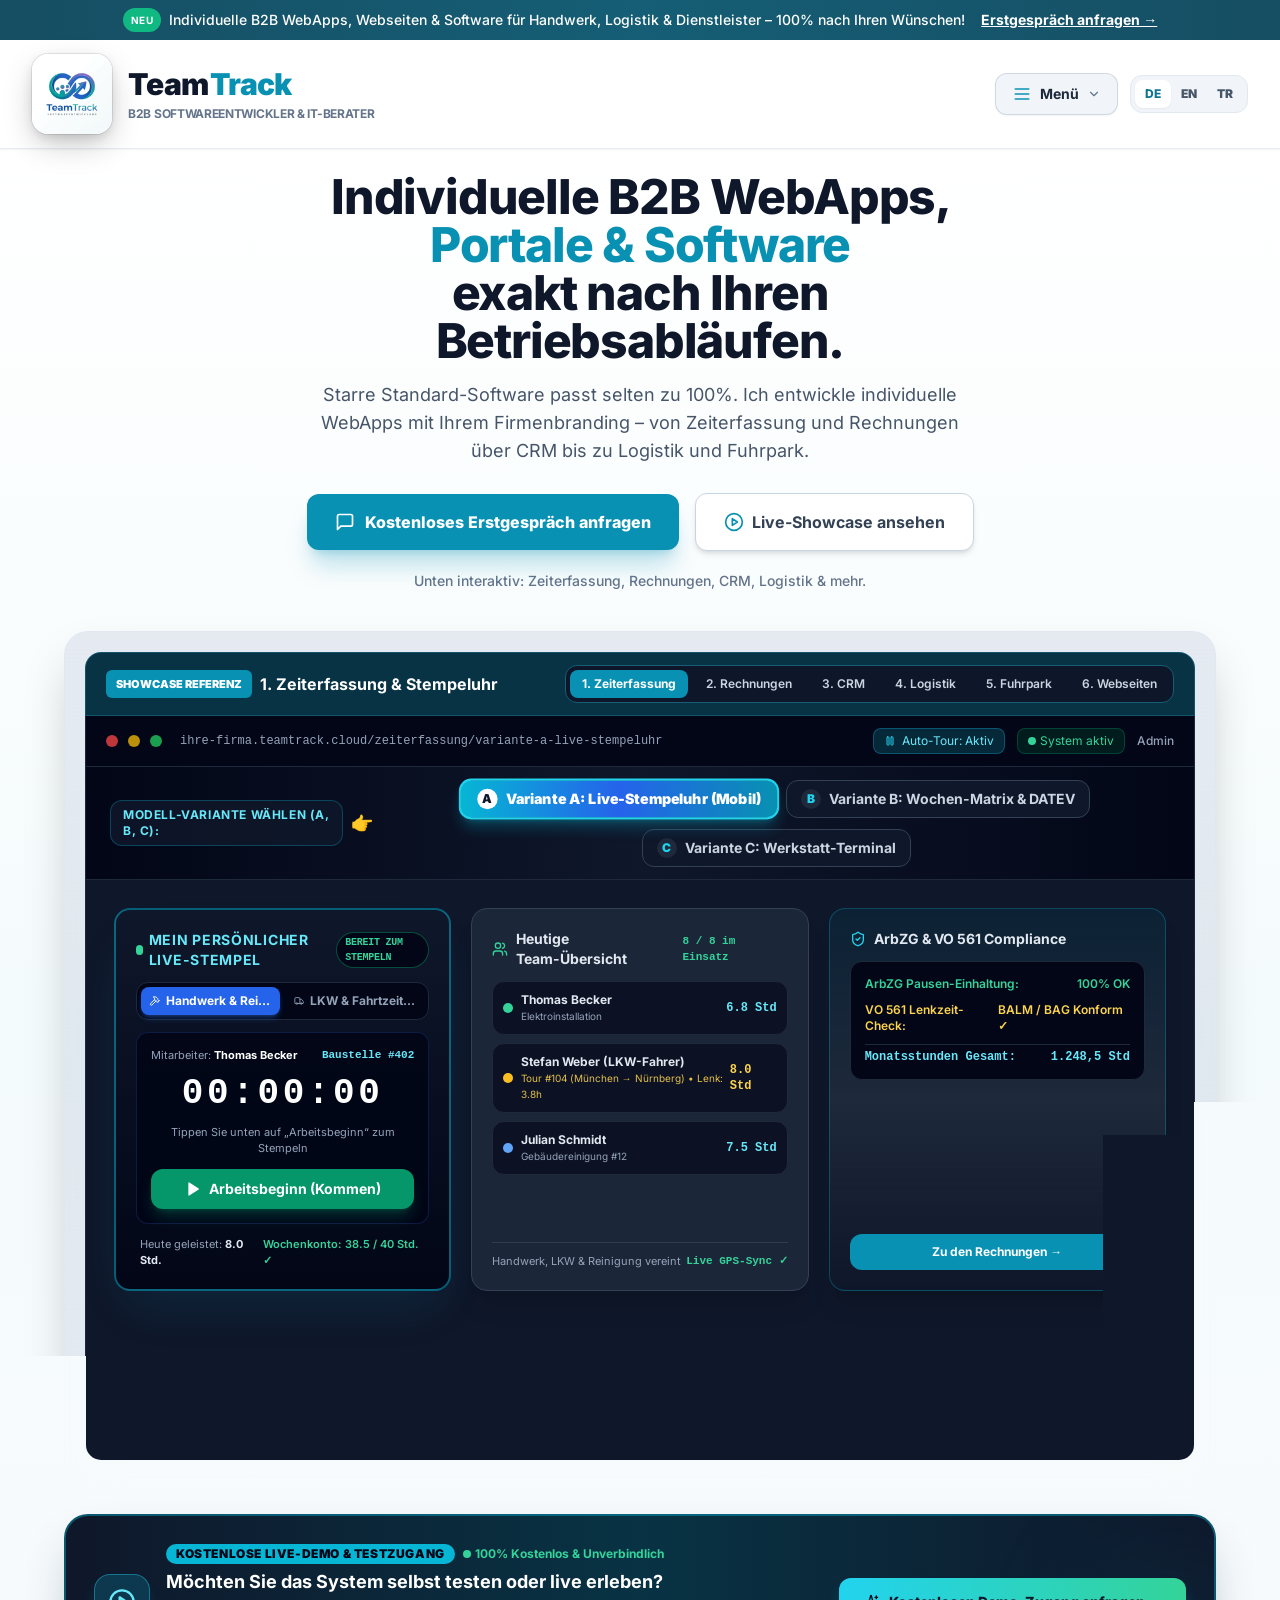
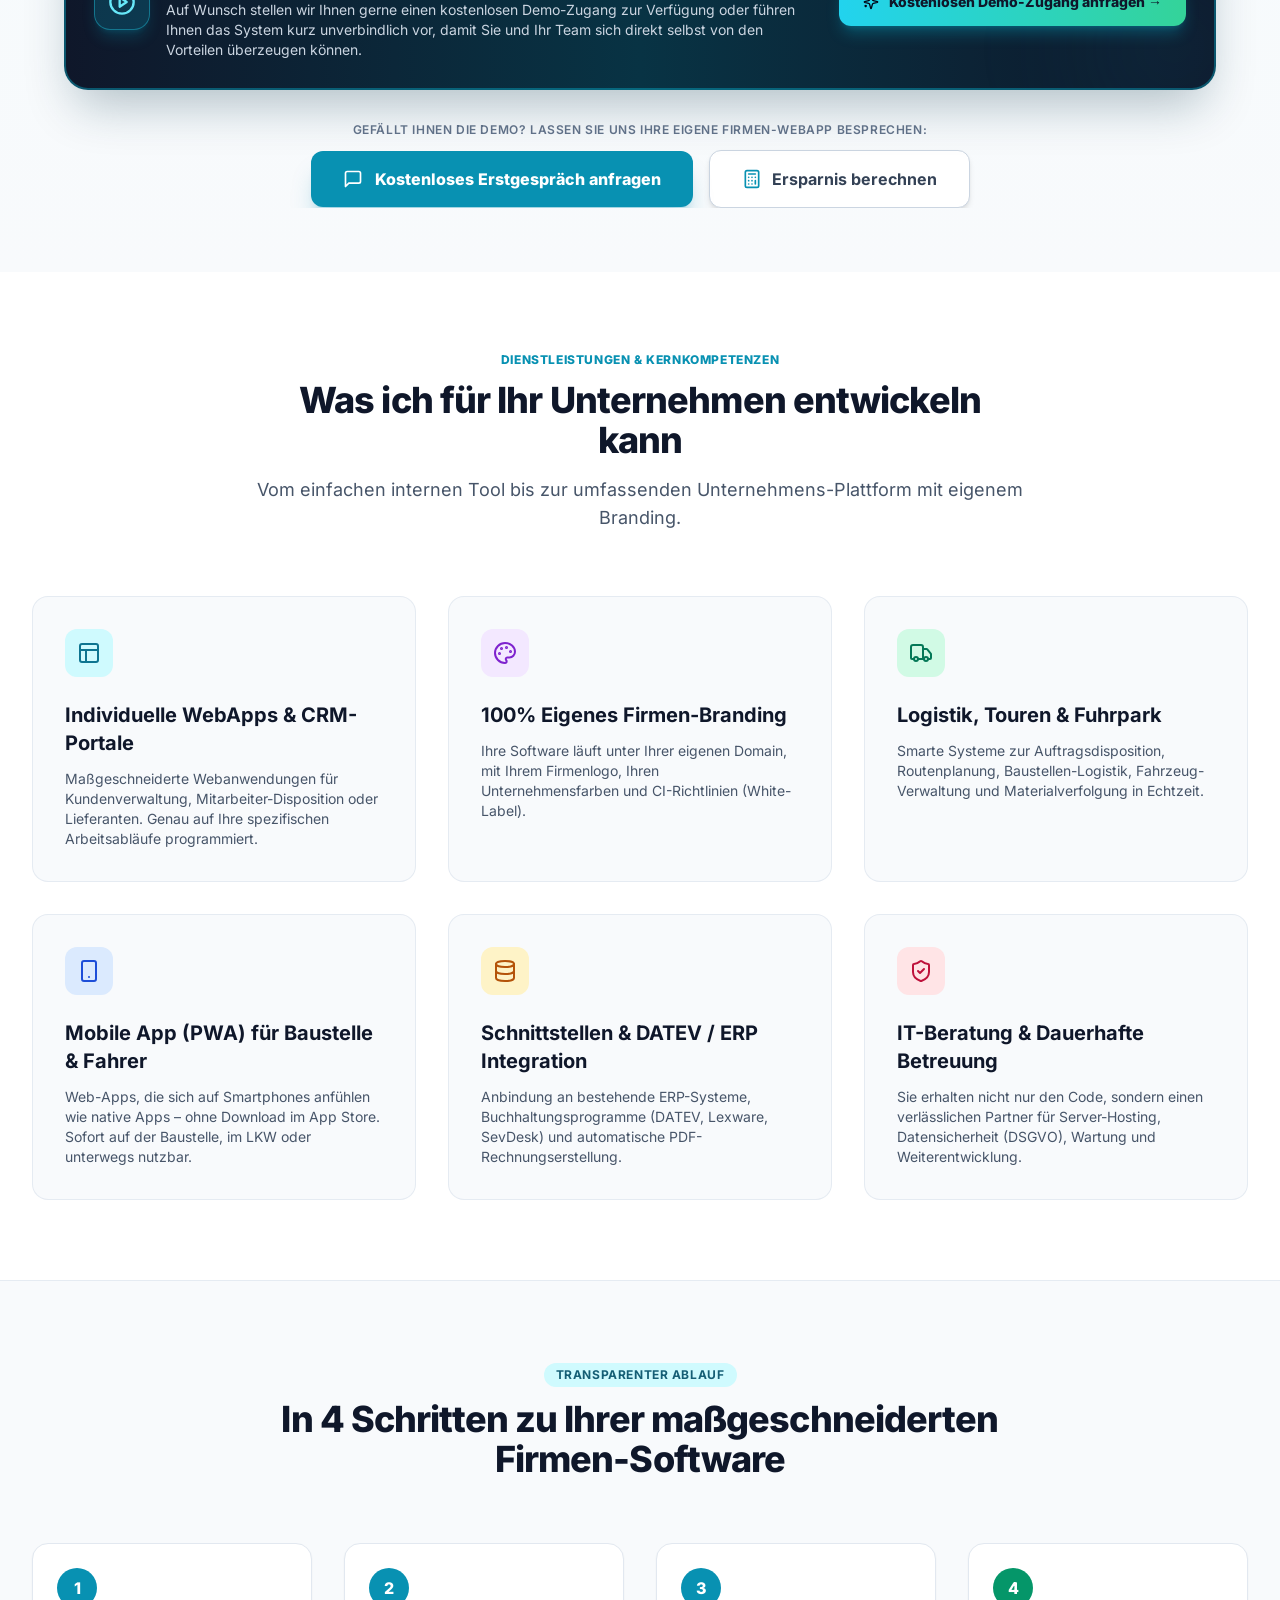
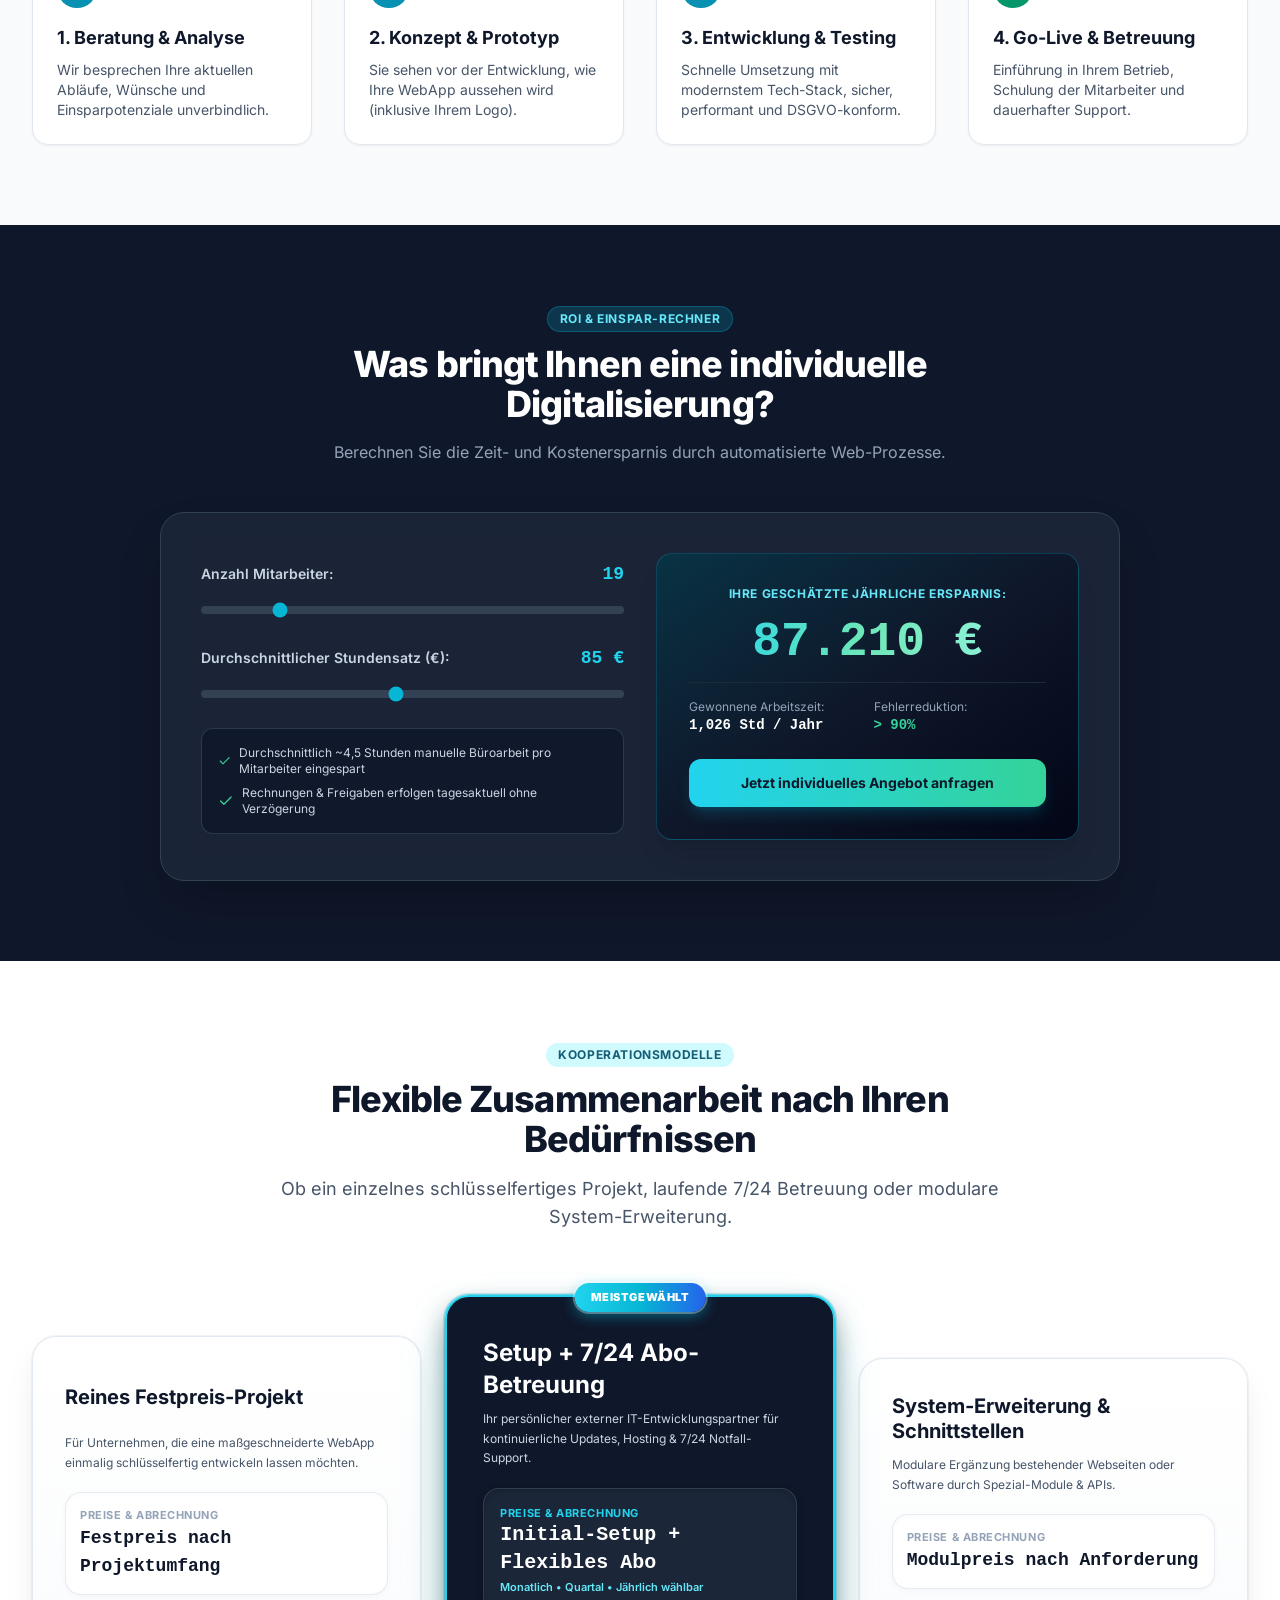
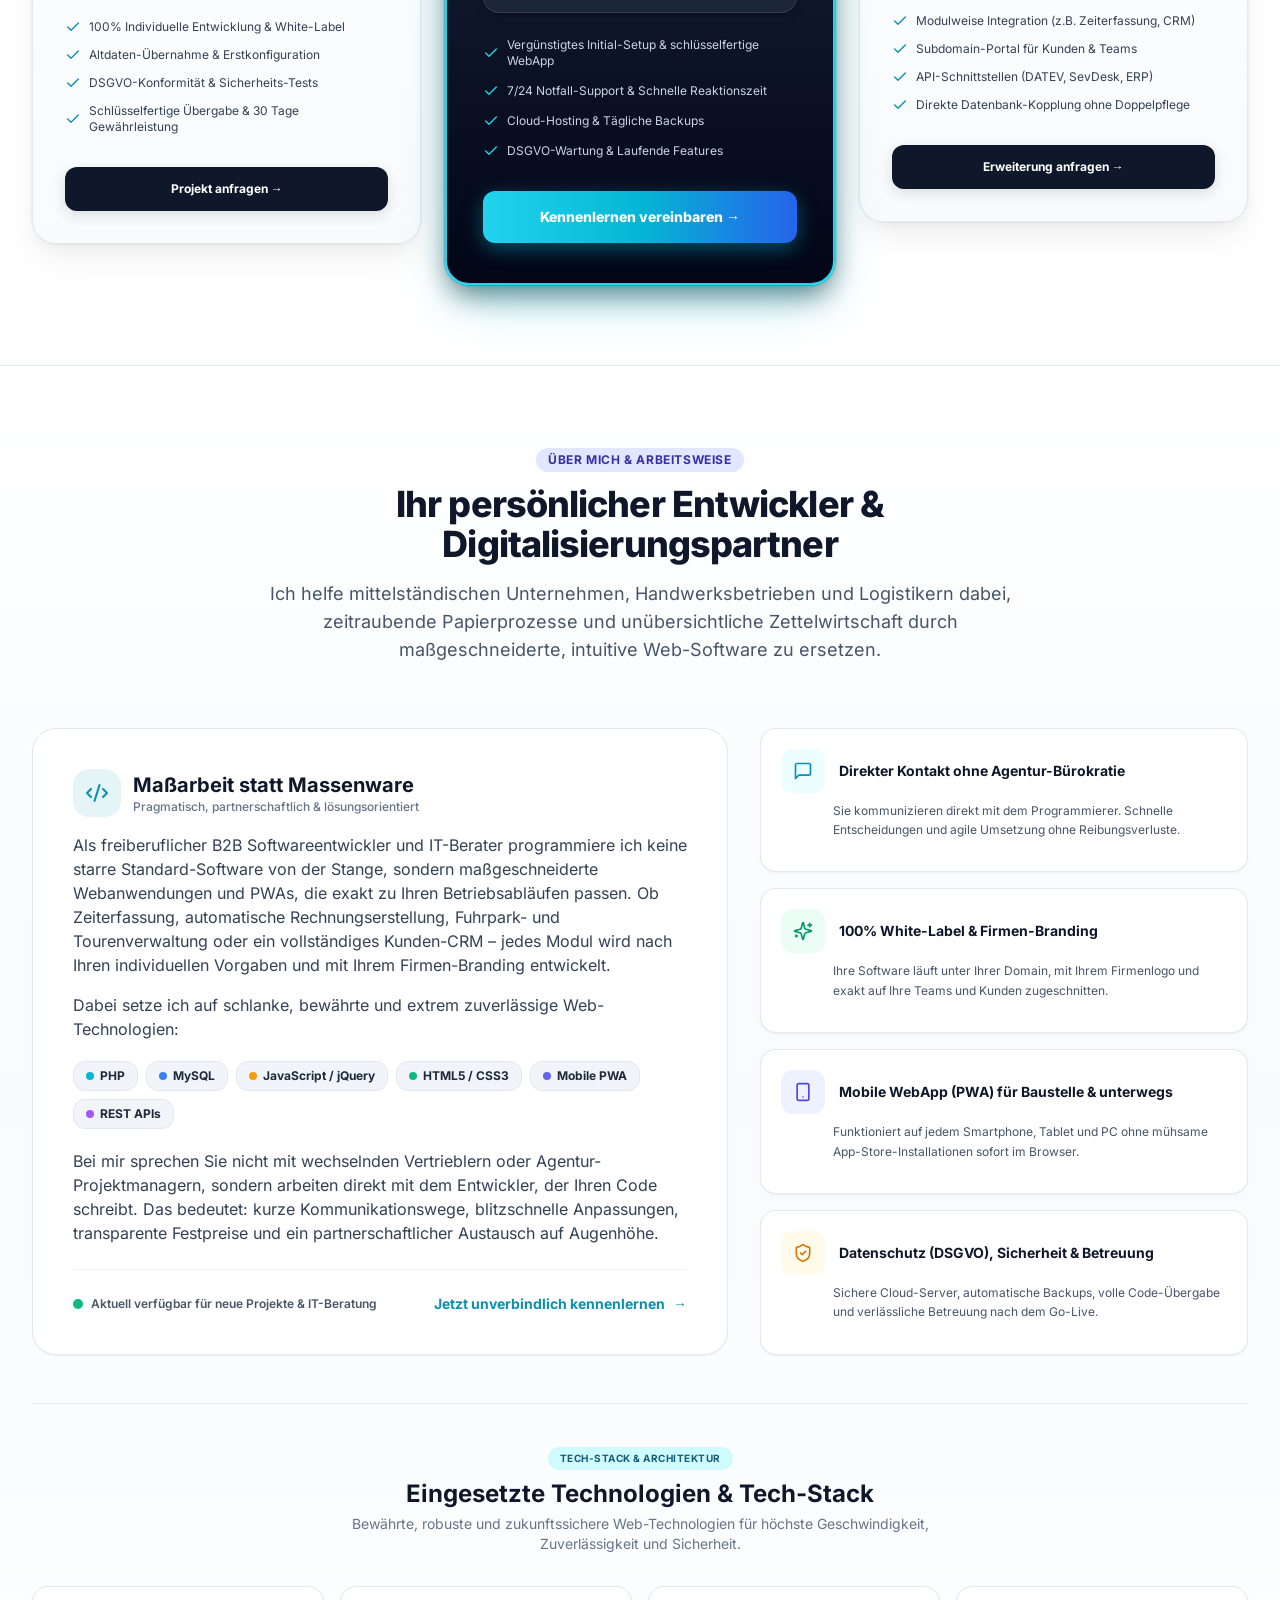
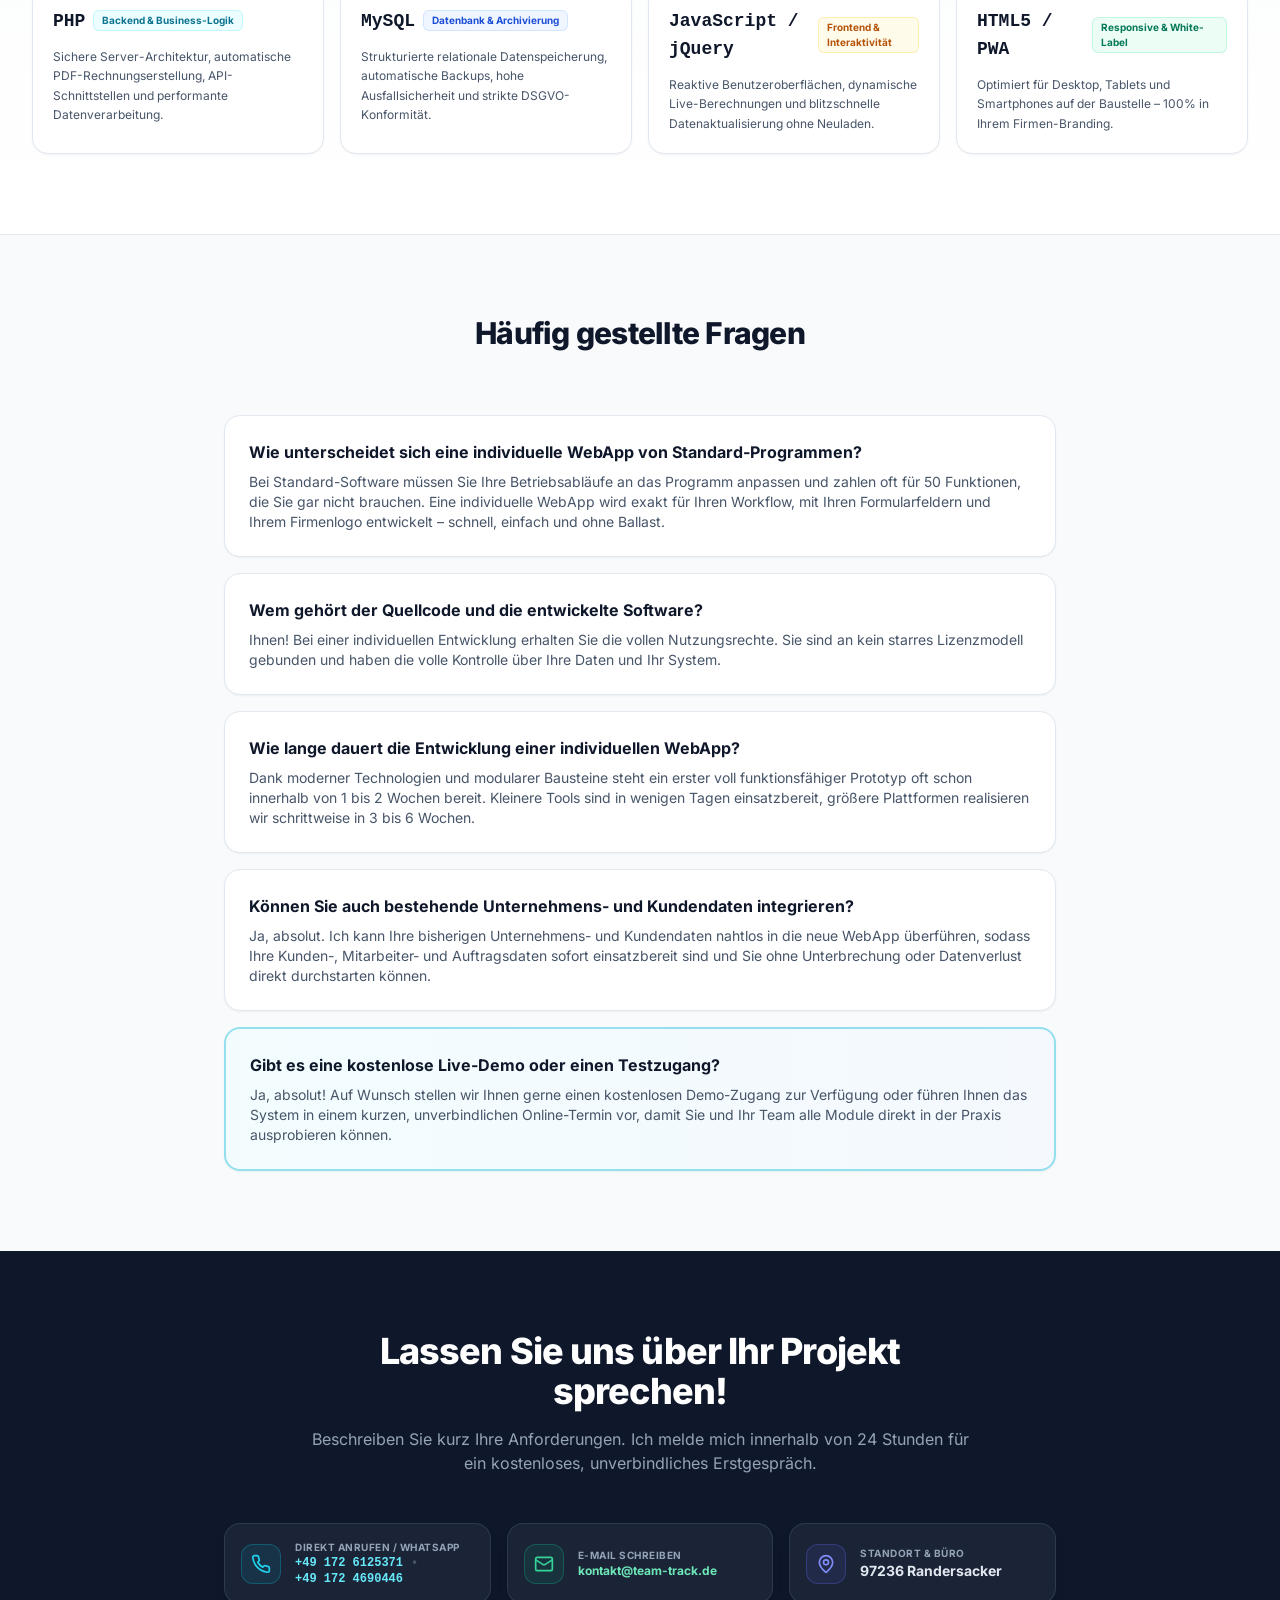
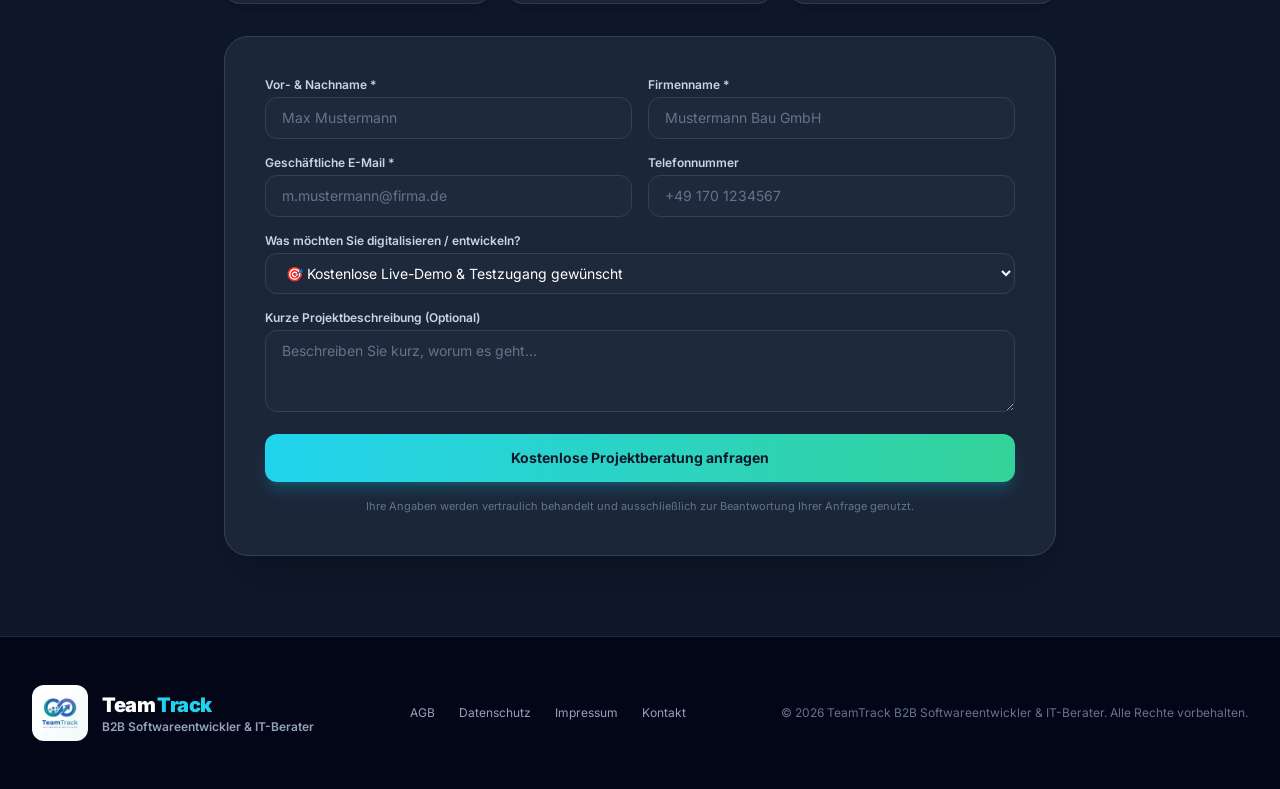
<file: index.html>
<!DOCTYPE html>
<html lang="tr" class="scroll-smooth">
<head>
  <meta charset="UTF-8">
  <meta name="viewport" content="width=device-width, initial-scale=1.0">
  <title>TeamTrack | Özel B2B Web Uygulamaları, CRM &amp; Yazılım Geliştirme</title>
  <meta name="description" content="İşletmelere özel B2B web uygulamaları, müşteri portalları, dijital iş ve personel saat takibi, 1-tıkla fatura ve lojistik yazılımları geliştiriyoruz.">
  <meta name="keywords" content="B2B Yazılım Geliştirme, Özel Web Uygulaması, CRM Portalı, İş Takip Programı, Saat Takibi Programı, Lojistik Yazılımı, Özel Yazılım Geliştirici, Web Tasarım, Mobil Web Uygulaması, PWA Yazılım, Şirket Portalı, Kurumsal Yazılım">
  <meta name="author" content="TeamTrack B2B Yazılım Geliştirici &amp; IT Danışmanı">
  <meta name="robots" content="index, follow">
  <meta name="geo.region" content="DE-BY, DE-HE, TR">
  <meta name="geo.placename" content="Würzburg, Randersacker, Frankfurt am Main, Türkiye">
  <meta name="geo.position" content="49.7594;9.9839">
  <meta name="ICBM" content="49.7594, 9.9839">
  <link rel="canonical" href="https://tr.team-track.de/">

  <meta property="og:type" content="website">
  <meta property="og:site_name" content="TeamTrack">
  <meta property="og:url" content="https://tr.team-track.de/">
  <meta property="og:title" content="TeamTrack | Özel B2B Web Uygulamaları, CRM &amp; Yazılım Geliştirme">
  <meta property="og:description" content="İşletmelere özel B2B web uygulamaları, müşteri portalları, dijital iş ve personel saat takibi, 1-tıkla fatura ve lojistik yazılımları geliştiriyoruz.">
  <meta property="og:image" content="https://tr.team-track.de/assets/teamtrack_banner.jpg?v=3">
  <meta property="og:image:url" content="https://tr.team-track.de/assets/teamtrack_banner.jpg?v=3">
  <meta property="og:image:secure_url" content="https://tr.team-track.de/assets/teamtrack_banner.jpg?v=3">
  <meta property="og:image:type" content="image/jpeg">
  <meta property="og:image:width" content="1200">
  <meta property="og:image:height" content="628">
  <meta name="twitter:card" content="summary_large_image">
  <meta name="twitter:title" content="TeamTrack | Özel B2B Web Uygulamaları, CRM &amp; Yazılım Geliştirme">
  <meta name="twitter:description" content="İşletmelere özel B2B web uygulamaları, müşteri portalları, dijital iş ve personel saat takibi, 1-tıkla fatura ve lojistik yazılımları geliştiriyoruz.">
  <meta name="twitter:image" content="https://tr.team-track.de/assets/teamtrack_banner.jpg?v=3">

  <!-- Schema.org Structured Data (JSON-LD) for Local SEO & Google Search -->
  <script type="application/ld+json">
  {
    "@context": "https://schema.org",
    "@type": "LocalBusiness",
    "additionalType": "https://schema.org/ProfessionalService",
    "name": "TeamTrack B2B Yazılım Geliştirici & IT Danışmanı",
    "alternateName": "TeamTrack Webdesign & Software",
    "description": "İşletmelere özel B2B web panelleri, müşteri portalları, dijital iş ve personel saat takibi, 1-tıkla fatura ve lojistik yazılımları geliştiriyoruz.",
    "image": "https://tr.team-track.de/assets/teamtrack_banner.jpg?v=3",
    "logo": "https://tr.team-track.de/assets/teamtrack_logo_latest.jpg",
    "@id": "https://team-track.de/#organization",
    "url": "https://team-track.de",
    "telephone": "+491726125371",
    "email": "kontakt@team-track.de",
    "priceRange": "€€",
    "areaServed": [
      {
        "@type": "City",
        "name": "Würzburg"
      },
      {
        "@type": "City",
        "name": "Randersacker"
      },
      {
        "@type": "City",
        "name": "Schweinfurt"
      },
      {
        "@type": "City",
        "name": "Aschaffenburg"
      },
      {
        "@type": "City",
        "name": "Hanau"
      },
      {
        "@type": "City",
        "name": "Offenbach am Main"
      },
      {
        "@type": "City",
        "name": "Frankfurt am Main"
      },
      {
        "@type": "City",
        "name": "Wiesbaden"
      },
      {
        "@type": "City",
        "name": "Darmstadt"
      },
      {
        "@type": "City",
        "name": "Mainz"
      },
      {
        "@type": "AdministrativeArea",
        "name": "Rhein-Main-Gebiet"
      },
      {
        "@type": "AdministrativeArea",
        "name": "Unterfranken"
      },
      {
        "@type": "AdministrativeArea",
        "name": "Bayern"
      },
      {
        "@type": "AdministrativeArea",
        "name": "Hessen"
      },
      {
        "@type": "Country",
        "name": "Deutschland"
      }
    ],
    "hasOfferCatalog": {
      "@type": "OfferCatalog",
      "name": "Webdesign, WebApp & Software Services",
      "itemListElement": [
        {
          "@type": "Offer",
          "itemOffered": {
            "@type": "Service",
            "name": "Webdesign & Responsive Unternehmens-Websites"
          }
        },
        {
          "@type": "Offer",
          "itemOffered": {
            "@type": "Service",
            "name": "Individuelle WebApp-Entwicklung & Kundenportale"
          }
        },
        {
          "@type": "Offer",
          "itemOffered": {
            "@type": "Service",
            "name": "Digitale Zeiterfassung, Fuhrpark & Logistik-Software"
          }
        },
        {
          "@type": "Offer",
          "itemOffered": {
            "@type": "Service",
            "name": "IT-Beratung, Schnittstellen (API, DATEV) & Prozess-Automatisierung"
          }
        }
      ]
    },
    "address": {
      "@type": "PostalAddress",
      "streetAddress": "Balthasar-Neumann-Straße 38",
      "addressLocality": "Randersacker",
      "addressRegion": "Bayern",
      "postalCode": "97236",
      "addressCountry": "DE"
    },
    "geo": {
      "@type": "GeoCoordinates",
      "latitude": 49.7594,
      "longitude": 9.9839
    },
    "openingHoursSpecification": {
      "@type": "OpeningHoursSpecification",
      "dayOfWeek": [
        "Monday",
        "Tuesday",
        "Wednesday",
        "Thursday",
        "Friday",
        "Saturday"
      ],
      "opens": "08:00",
      "closes": "20:00"
    },
    "founder": {
      "@type": "Person",
      "name": "Huriye Ünalsoy",
      "jobTitle": "Freiberuflicher B2B Softwareentwickler & IT-Berater",
      "url": "https://team-track.de",
      "sameAs": [
        "https://www.xing.com/profile/Huriye_Uenalsoy",
        "https://www.malt.de/profile/huriyeunalsoy",
        "https://www.upwork.com/freelancers/~011eadd590b54a9788",
        "https://github.com/teamtrack1019",
        "https://www.tiktok.com/@teamtrack2"
      ]
    },
    "sameAs": [
      "https://team-track.de",
      "https://www.xing.com/profile/Huriye_Uenalsoy",
      "https://www.malt.de/profile/huriyeunalsoy",
      "https://www.upwork.com/freelancers/~011eadd590b54a9788",
      "https://github.com/teamtrack1019",
      "https://www.tiktok.com/@teamtrack2"
    ]
  }
  </script>
  
  <!-- FAVICON & BRAND ICON FOR GOOGLE SEARCH & BROWSERS -->
  <link rel="icon" type="image/x-icon" href="/favicon.ico">
  <link rel="icon" type="image/png" sizes="192x192" href="/assets/favicon-192x192.png">
  <link rel="icon" type="image/png" sizes="32x32" href="/assets/favicon-32x32.png">
  <link rel="icon" type="image/png" sizes="16x16" href="/assets/favicon-16x16.png">
  <link rel="apple-touch-icon" sizes="180x180" href="/assets/apple-touch-icon.png">
  
  <!-- Self-hosted Tailwind / Lucide / Inter (no third-party CDN requests) -->
  <link rel="stylesheet" href="/assets/fonts/inter.css?v=7.2">
  <script src="/assets/vendor/tailwindcss.js?v=7.2"></script>
  <script>
    tailwind.config = {
      theme: {
        extend: {
          colors: {
            brand: {
              50: '#ecfeff',
              100: '#cffafe',
              500: '#06b6d4',
              600: '#0891b2',
              700: '#0e7490',
              800: '#155e75',
              900: '#164e63',
              950: '#083344',
            }
          },
          fontFamily: {
            sans: ['Inter', 'sans-serif'],
          }
        }
      }
    }
  </script>
  <script src="/assets/vendor/lucide.min.js?v=7.2"></script>
  <link rel="stylesheet" href="styles.css?v=7.2">
</head>
<body class="bg-slate-50 text-slate-900 antialiased font-sans selection:bg-cyan-500 selection:text-white">

  <!-- TOP BANNER -->
  <div class="bg-gradient-to-r from-brand-900 via-brand-800 to-cyan-900 text-white text-[11px] sm:text-xs md:text-sm py-2 px-3 text-center font-medium flex flex-wrap items-center justify-center gap-1.5 sm:gap-2">
    <span class="bg-emerald-500 text-white text-[9px] sm:text-[10px] font-bold px-2 py-0.5 rounded-full uppercase tracking-wider notranslate" translate="no">NEU</span>
    <span data-i18n="topBanner">Individuelle B2B WebApps, Webseiten & Software für Handwerk, Logistik & Dienstleister – 100% nach Ihren Wünschen!</span>
    <a href="#kontakt" class="underline font-bold hover:text-cyan-300 ml-1 sm:ml-2" data-i18n="topBannerLink">Erstgespräch anfragen &rarr;</a>
  </div>

  <!-- NAVIGATION -->
  <header class="sticky top-0 z-50 bg-white/95 backdrop-blur-md border-b border-slate-200/80 transition-all shadow-sm">
    <div class="max-w-7xl mx-auto px-3 sm:px-6 lg:px-8">
      <div class="flex items-center justify-between gap-2 sm:gap-4 py-2 sm:py-3.5 min-h-[64px] sm:min-h-[85px]">
        
        <!-- Left: Brand Logo & Company Name (Fluid Responsive & Shadow Border) -->
        <a href="#" class="flex items-center gap-2.5 sm:gap-4 group min-w-0 flex-shrink">
          <img src="assets/teamtrack_logo_v2_1788330726427.jpg" alt="TeamTrack Logo" class="h-14 w-14 sm:h-18 sm:w-18 md:h-20 md:w-20 object-contain rounded-2xl shadow-[0_12px_32px_-4px_rgba(0,0,0,0.24),0_4px_12px_-2px_rgba(0,0,0,0.14),0_0_0_1px_rgba(0,0,0,0.09)] transition-all duration-300 group-hover:scale-105 group-hover:shadow-[0_16px_40px_-4px_rgba(0,0,0,0.30),0_6px_16px_-2px_rgba(0,0,0,0.18),0_0_0_1px_rgba(0,0,0,0.14)] flex-shrink-0">
          <div class="min-w-0 flex flex-col justify-center">
            <span class="text-xl sm:text-2xl md:text-3xl font-black tracking-tight text-slate-900 flex items-center gap-0.5 leading-none">
              <span>Team</span><span class="text-cyan-600">Track</span>
            </span>
            <p class="block text-[8.5px] xs:text-[9.5px] sm:text-[11px] md:text-xs font-bold text-slate-500 uppercase tracking-tight leading-tight mt-1 max-w-[170px] sm:max-w-none" data-i18n="logoSub">B2B Softwareentwickler & IT-Berater</p>
          </div>
        </a>

        <!-- Right Side: Grouped together (1. 3-Lines Menü Button, 2. Language Switcher) -->
        <div class="flex items-center gap-2 sm:gap-3 flex-shrink-0">
          
          <!-- 1. 3-Lines Hamburger Menu Button with 100% Solid Dropdown List -->
          <div class="relative">
            <button type="button" id="nav-menu-toggle-btn" onclick="toggleNavMenu()" class="inline-flex items-center gap-1.5 sm:gap-2 px-3 sm:px-4 py-2 sm:py-2.5 rounded-xl bg-slate-100 hover:bg-slate-200/80 text-slate-800 font-bold text-xs sm:text-sm border border-slate-300/90 transition-all shadow-sm hover:shadow active:scale-95 cursor-pointer">
              <i data-lucide="menu" id="nav-menu-icon" class="w-4 h-4 sm:w-5 sm:h-5 text-cyan-600"></i>
              <span data-i18n="navMenuBtn">Menü</span>
              <i data-lucide="chevron-down" id="nav-menu-chevron" class="w-3 h-3 sm:w-3.5 sm:h-3.5 text-slate-500 transition-transform duration-200"></i>
            </button>

            <!-- 100% Solid Opaque Dropdown Navigation List (Zero transparency, high contrast) -->
            <div id="nav-menu-dropdown" class="hidden absolute right-0 mt-3 w-72 sm:w-80 bg-white rounded-2xl shadow-[0_20px_60px_-15px_rgba(0,0,0,0.35)] border-2 border-slate-200 p-3 z-[100] transition-all duration-200 max-h-[min(80vh,640px)] overflow-y-auto">
              <div class="space-y-1">

                <!-- Neler yapıyoruz / Was wir machen — expandable module group -->
                <div class="rounded-xl border border-cyan-100 bg-cyan-50/40 overflow-hidden">
                  <button type="button" id="nav-whatwedo-toggle" onclick="event.stopPropagation(); toggleWhatWeDoMenu()" class="w-full flex items-center gap-3 px-3 py-2.5 text-left text-sm font-semibold text-slate-700 hover:text-cyan-700 hover:bg-cyan-50 transition group cursor-pointer">
                    <span class="p-2 rounded-lg bg-cyan-100 text-cyan-700 group-hover:bg-cyan-600 group-hover:text-white transition">
                      <i data-lucide="boxes" class="w-4 h-4"></i>
                    </span>
                    <div class="flex-1 min-w-0">
                      <p class="font-bold text-slate-900 group-hover:text-cyan-700" data-i18n="navWhatWeDo">Was wir machen</p>
                      <p class="text-[11px] text-slate-500 font-normal" data-i18n="navWhatWeDoSub">Module &amp; Lösungen</p>
                    </div>
                    <i data-lucide="chevron-down" id="nav-whatwedo-chevron" class="w-4 h-4 text-slate-400 transition-transform duration-200 rotate-180 flex-shrink-0"></i>
                  </button>
                  <div id="nav-whatwedo-submenu" class="px-2 pb-2 space-y-0.5">
                    <button type="button" onclick="openShowcaseModule('zeiterfassung')" class="w-full flex items-center gap-2.5 px-3 py-2 rounded-lg text-left text-sm font-semibold text-slate-700 hover:text-cyan-700 hover:bg-white transition cursor-pointer">
                      <i data-lucide="clock" class="w-3.5 h-3.5 text-cyan-600 flex-shrink-0"></i>
                      <span data-i18n="navModZeiterfassung">Zeiterfassung</span>
                    </button>
                    <button type="button" onclick="openShowcaseModule('rechnungen')" class="w-full flex items-center gap-2.5 px-3 py-2 rounded-lg text-left text-sm font-semibold text-slate-700 hover:text-cyan-700 hover:bg-white transition cursor-pointer">
                      <i data-lucide="file-text" class="w-3.5 h-3.5 text-cyan-600 flex-shrink-0"></i>
                      <span data-i18n="navModRechnungen">Rechnungen</span>
                    </button>
                    <button type="button" onclick="openShowcaseModule('crm')" class="w-full flex items-center gap-2.5 px-3 py-2 rounded-lg text-left text-sm font-semibold text-slate-700 hover:text-cyan-700 hover:bg-white transition cursor-pointer">
                      <i data-lucide="users" class="w-3.5 h-3.5 text-cyan-600 flex-shrink-0"></i>
                      <span data-i18n="navModCrm">CRM</span>
                    </button>
                    <button type="button" onclick="openShowcaseModule('logistik')" class="w-full flex items-center gap-2.5 px-3 py-2 rounded-lg text-left text-sm font-semibold text-slate-700 hover:text-cyan-700 hover:bg-white transition cursor-pointer">
                      <i data-lucide="map" class="w-3.5 h-3.5 text-cyan-600 flex-shrink-0"></i>
                      <span data-i18n="navModLogistik">Logistik</span>
                    </button>
                    <button type="button" onclick="openShowcaseModule('fuhrpark')" class="w-full flex items-center gap-2.5 px-3 py-2 rounded-lg text-left text-sm font-semibold text-slate-700 hover:text-cyan-700 hover:bg-white transition cursor-pointer">
                      <i data-lucide="truck" class="w-3.5 h-3.5 text-cyan-600 flex-shrink-0"></i>
                      <span data-i18n="navModFuhrpark">Fuhrpark</span>
                    </button>
                    <button type="button" onclick="openShowcaseModule('website')" class="w-full flex items-center gap-2.5 px-3 py-2 rounded-lg text-left text-sm font-semibold text-slate-700 hover:text-cyan-700 hover:bg-white transition cursor-pointer">
                      <i data-lucide="globe" class="w-3.5 h-3.5 text-cyan-600 flex-shrink-0"></i>
                      <span data-i18n="navModWebsite">Webseiten</span>
                    </button>
                    <a href="/demos/whatsapp-termin/?lang=tr" onclick="openWhatsappDemo(event)" class="w-full flex items-center gap-2.5 px-3 py-2 rounded-lg text-left text-sm font-semibold text-slate-700 hover:text-cyan-700 hover:bg-white transition">
                      <i data-lucide="message-circle" class="w-3.5 h-3.5 text-emerald-600 flex-shrink-0"></i>
                      <span data-i18n="navModWhatsappTermin">WhatsApp Terminbuchung</span>
                    </a>
                    <!-- Yeni maddeler buraya eklenebilir -->
                  </div>
                </div>

                <a href="#leistungen" onclick="closeNavMenu()" class="flex items-center gap-3 px-3 py-2.5 rounded-xl text-sm font-semibold text-slate-700 hover:text-cyan-600 hover:bg-cyan-50 transition group">
                  <span class="p-2 rounded-lg bg-sky-100 text-sky-700 group-hover:bg-sky-600 group-hover:text-white transition">
                    <i data-lucide="layout-grid" class="w-4 h-4"></i>
                  </span>
                  <div>
                    <p class="font-bold text-slate-900 group-hover:text-cyan-600" data-i18n="navServices">Leistungen</p>
                    <p class="text-[11px] text-slate-500 font-normal" data-i18n="navServicesSub">WebApps, CRM, Schnittstellen</p>
                  </div>
                </a>

                <a href="#showcase" onclick="closeNavMenu()" class="flex items-center gap-3 px-3 py-2.5 rounded-xl text-sm font-semibold text-slate-700 hover:text-cyan-600 hover:bg-cyan-50 transition group">
                  <span class="p-2 rounded-lg bg-blue-100 text-blue-700 group-hover:bg-blue-600 group-hover:text-white transition">
                    <i data-lucide="layers" class="w-4 h-4"></i>
                  </span>
                  <div>
                    <p class="font-bold text-slate-900 group-hover:text-cyan-600" data-i18n="navShowcase">Live-Showcase</p>
                    <p class="text-[11px] text-slate-500 font-normal" data-i18n="navShowcaseSub">Interaktive Demo & Varianten</p>
                  </div>
                </a>

                <a href="#ablauf" onclick="closeNavMenu()" class="flex items-center gap-3 px-3 py-2.5 rounded-xl text-sm font-semibold text-slate-700 hover:text-cyan-600 hover:bg-cyan-50 transition group">
                  <span class="p-2 rounded-lg bg-emerald-100 text-emerald-700 group-hover:bg-emerald-600 group-hover:text-white transition">
                    <i data-lucide="git-merge" class="w-4 h-4"></i>
                  </span>
                  <div>
                    <p class="font-bold text-slate-900 group-hover:text-cyan-600" data-i18n="navWorkflow">Ablauf & Prozess</p>
                    <p class="text-[11px] text-slate-500 font-normal" data-i18n="navWorkflowSub">In 4 Schritten zur Software</p>
                  </div>
                </a>

                <a href="#rechner" onclick="closeNavMenu()" class="flex items-center gap-3 px-3 py-2.5 rounded-xl text-sm font-semibold text-slate-700 hover:text-cyan-600 hover:bg-cyan-50 transition group">
                  <span class="p-2 rounded-lg bg-amber-100 text-amber-700 group-hover:bg-amber-600 group-hover:text-white transition">
                    <i data-lucide="calculator" class="w-4 h-4"></i>
                  </span>
                  <div>
                    <p class="font-bold text-slate-900 group-hover:text-cyan-600" data-i18n="navCalculator">Ersparnis-Rechner</p>
                    <p class="text-[11px] text-slate-500 font-normal" data-i18n="navCalculatorSub">ROI & Kosteneinsparung</p>
                  </div>
                </a>

                <a href="#modelle" onclick="closeNavMenu()" class="flex items-center gap-3 px-3 py-2.5 rounded-xl text-sm font-semibold text-slate-700 hover:text-cyan-600 hover:bg-cyan-50 transition group">
                  <span class="p-2 rounded-lg bg-purple-100 text-purple-700 group-hover:bg-purple-600 group-hover:text-white transition">
                    <i data-lucide="handshake" class="w-4 h-4"></i>
                  </span>
                  <div>
                    <p class="font-bold text-slate-900 group-hover:text-cyan-600" data-i18n="navModels">Zusammenarbeit</p>
                    <p class="text-[11px] text-slate-500 font-normal" data-i18n="navModelsSub">Festpreis & Betreuung</p>
                  </div>
                </a>

                <a href="#ueber-mich" onclick="closeNavMenu()" class="flex items-center gap-3 px-3 py-2.5 rounded-xl text-sm font-semibold text-slate-700 hover:text-cyan-600 hover:bg-cyan-50 transition group">
                  <span class="p-2 rounded-lg bg-indigo-100 text-indigo-700 group-hover:bg-indigo-600 group-hover:text-white transition">
                    <i data-lucide="user-check" class="w-4 h-4"></i>
                  </span>
                  <div>
                    <p class="font-bold text-slate-900 group-hover:text-cyan-600" data-i18n="navAbout">Über mich</p>
                    <p class="text-[11px] text-slate-500 font-normal" data-i18n="navAboutSub">Entwickler & Arbeitsweise</p>
                  </div>
                </a>

                <a href="#faq" onclick="closeNavMenu()" class="flex items-center gap-3 px-3 py-2.5 rounded-xl text-sm font-semibold text-slate-700 hover:text-cyan-600 hover:bg-cyan-50 transition group">
                  <span class="p-2 rounded-lg bg-rose-100 text-rose-700 group-hover:bg-rose-600 group-hover:text-white transition">
                    <i data-lucide="help-circle" class="w-4 h-4"></i>
                  </span>
                  <div>
                    <p class="font-bold text-slate-900 group-hover:text-cyan-600" data-i18n="navFaq">Häufige Fragen (FAQ)</p>
                    <p class="text-[11px] text-slate-500 font-normal" data-i18n="navFaqSub">Antworten auf wichtige Fragen</p>
                  </div>
                </a>

                <a href="#kontakt" onclick="closeNavMenu()" class="flex items-center gap-3 px-3 py-2.5 rounded-xl text-sm font-semibold text-slate-700 hover:text-cyan-600 hover:bg-cyan-50 transition group border-t border-slate-100 pt-2">
                  <span class="p-2 rounded-lg bg-teal-100 text-teal-700 group-hover:bg-teal-600 group-hover:text-white transition">
                    <i data-lucide="phone-call" class="w-4 h-4"></i>
                  </span>
                  <div>
                    <p class="font-bold text-slate-900 group-hover:text-cyan-600" data-i18n="footerContact">Kontakt</p>
                    <p class="text-[11px] text-slate-500 font-normal" data-i18n="navContactSub">Telefon, E-Mail & Formular</p>
                  </div>
                </a>
              </div>
            </div>
          </div>

          <!-- 2. Language Switcher (DE, EN, TR) -->
          <div class="flex items-center bg-slate-100 p-0.5 sm:p-1 rounded-xl text-[11px] sm:text-xs font-black text-slate-600 border border-slate-200 notranslate" translate="no">
            <button type="button" onclick="changeLanguage('de')" id="lang-btn-de" class="px-2 sm:px-2.5 py-1 sm:py-1.5 rounded-lg bg-white shadow-sm text-cyan-700 font-extrabold transition cursor-pointer">
              DE
            </button>
            <button type="button" onclick="changeLanguage('en')" id="lang-btn-en" class="px-2 sm:px-2.5 py-1 sm:py-1.5 rounded-lg text-slate-600 hover:text-slate-900 transition cursor-pointer">
              EN
            </button>
            <button type="button" onclick="changeLanguage('tr')" id="lang-btn-tr" class="px-2 sm:px-2.5 py-1 sm:py-1.5 rounded-lg text-slate-600 hover:text-slate-900 transition cursor-pointer">
              TR
            </button>
          </div>

        </div>

      </div>
    </div>
  </header>


  <!-- HERO SECTION -->
  <section class="relative pt-6 pb-16 overflow-hidden bg-gradient-to-b from-white via-cyan-50/30 to-slate-50">
    <div class="max-w-7xl mx-auto px-3 sm:px-6 lg:px-8 relative overflow-hidden">
      
      <div class="text-center max-w-3xl mx-auto mb-8 sm:mb-10">
        
        <h1 class="text-2xl sm:text-4xl lg:text-5xl font-extrabold tracking-tight text-slate-900 leading-[1.2] mb-4 break-words">
          <span data-i18n="heroTitle1">Individuelle B2B WebApps,</span>
          <span class="text-cyan-600" data-i18n="heroTitle2">Portale & Software</span><br class="hidden sm:inline">
          <span data-i18n="heroTitle3">exakt nach Ihren Betriebsabläufen.</span>
        </h1>

        <p class="text-sm sm:text-lg text-slate-600 mb-7 leading-relaxed max-w-2xl mx-auto px-1" data-i18n="heroSubtitle">
          Starre Standard-Software passt selten zu 100%. Ich entwickle individuelle WebApps mit Ihrem Firmenbranding – von Zeiterfassung und Rechnungen über CRM bis zu Logistik und Fuhrpark.
        </p>

        <!-- Primary CTAs above the showcase -->
        <div class="flex flex-col sm:flex-row items-center justify-center gap-3 sm:gap-4 mb-5">
          <a href="#kontakt" class="w-full sm:w-auto inline-flex items-center justify-center gap-2.5 px-7 py-3.5 sm:py-4 rounded-xl font-extrabold text-sm sm:text-base text-white bg-cyan-600 hover:bg-cyan-500 shadow-xl shadow-cyan-600/25 hover:shadow-cyan-600/40 transition-all transform hover:-translate-y-0.5">
            <i data-lucide="message-square" class="w-5 h-5"></i>
            <span data-i18n="heroBtnPrimary">Kostenloses Erstgespräch anfragen</span>
          </a>
          <a href="#showcase" class="w-full sm:w-auto inline-flex items-center justify-center gap-2 px-7 py-3.5 sm:py-4 rounded-xl font-bold text-sm sm:text-base text-slate-700 bg-white border border-slate-300 hover:bg-slate-50 hover:border-slate-400 shadow-md transition">
            <i data-lucide="play-circle" class="w-5 h-5 text-cyan-600"></i>
            <span data-i18n="heroBtnShowcase">Live-Showcase ansehen</span>
          </a>
        </div>

        <p class="text-xs sm:text-sm text-slate-500 font-medium" data-i18n="heroShowcaseHint">
          Unten interaktiv: Zeiterfassung, Rechnungen, CRM, Logistik &amp; mehr.
        </p>

      </div>

      <!-- ENLARGED HD SHOWCASE HERO PREVIEW -->
      <div id="showcase" class="relative max-w-6xl mx-auto rounded-2xl sm:rounded-3xl p-2 sm:p-5 bg-gradient-to-b from-slate-200/90 via-slate-300/50 to-slate-200/90 shadow-2xl border border-slate-200/80 backdrop-blur-xl overflow-hidden w-full">
        
        <!-- Showcase Main Module Tabs (Header) -->
        <div class="bg-cyan-950 text-cyan-200 px-3 sm:px-5 py-2.5 sm:py-3 rounded-t-xl sm:rounded-t-2xl text-xs sm:text-sm font-semibold flex flex-col md:flex-row items-center justify-between gap-2.5 sm:gap-3 border border-cyan-800/80 overflow-hidden w-full">
          <div class="flex items-center gap-2">
            <span class="bg-cyan-600 text-white text-[10px] sm:text-[11px] font-black px-2 sm:px-2.5 py-0.5 sm:py-1 rounded-md uppercase" data-i18n="showcaseBadge">SHOWCASE REFERENZ</span>
            <span id="showcase-current-title" class="font-bold text-white text-sm sm:text-base truncate">Zeiterfassung & Stempeluhr</span>
          </div>
          <div class="flex flex-wrap items-center justify-center gap-1 sm:gap-1.5 bg-slate-900/95 p-1 rounded-xl border border-cyan-800 text-[11px] sm:text-xs max-w-full">
            <button type="button" onclick="switchShowcaseTab('zeiterfassung', 0, true)" id="bar-tab-zeiterfassung" class="px-2 sm:px-3 py-1 sm:py-1.5 rounded-lg bg-cyan-600 text-white font-bold transition"><span data-i18n="barTabZeiterfassung">1. Zeiterfassung</span></button>
            <button type="button" onclick="switchShowcaseTab('rechnungen', 0, true)" id="bar-tab-rechnungen" class="px-2 sm:px-3 py-1 sm:py-1.5 rounded-lg text-slate-300 hover:text-white transition"><span data-i18n="barTabRechnungen">2. Rechnungen</span></button>
            <button type="button" onclick="switchShowcaseTab('crm', 0, true)" id="bar-tab-crm" class="px-2 sm:px-3 py-1 sm:py-1.5 rounded-lg text-slate-300 hover:text-white transition"><span data-i18n="barTabCrm">3. CRM</span></button>
            <button type="button" onclick="switchShowcaseTab('logistik', 0, true)" id="bar-tab-logistik" class="px-2 sm:px-3 py-1 sm:py-1.5 rounded-lg text-slate-300 hover:text-white transition"><span data-i18n="barTabLogistik">4. Logistik</span></button>
            <button type="button" onclick="switchShowcaseTab('fuhrpark', 0, true)" id="bar-tab-fuhrpark" class="px-2 sm:px-3 py-1 sm:py-1.5 rounded-lg text-slate-300 hover:text-white transition"><span data-i18n="barTabFuhrpark">5. Fuhrpark</span></button>
            <button type="button" onclick="switchShowcaseTab('website', 0, true)" id="bar-tab-website" class="px-2 sm:px-3 py-1 sm:py-1.5 rounded-lg text-slate-300 hover:text-white transition"><span data-i18n="barTabWebsite">6. Webseiten</span></button>
          </div>
        </div>

        <div class="bg-slate-900 rounded-b-xl sm:rounded-b-2xl overflow-hidden border-x border-b border-slate-800 text-slate-100 shadow-inner w-full">
          
          <!-- Mockup Top Bar & URL -->
          <div class="bg-slate-950 px-3 sm:px-5 py-2.5 sm:py-3 border-b border-slate-800 flex flex-wrap items-center justify-between gap-2 overflow-hidden w-full">
            <div class="flex items-center gap-1.5 sm:gap-2.5 min-w-0 max-w-[65%] sm:max-w-none">
              <span class="w-2.5 h-2.5 sm:w-3 sm:h-3 rounded-full bg-red-500/80 inline-block flex-shrink-0"></span>
              <span class="w-2.5 h-2.5 sm:w-3 sm:h-3 rounded-full bg-yellow-500/80 inline-block flex-shrink-0"></span>
              <span class="w-2.5 h-2.5 sm:w-3 sm:h-3 rounded-full bg-green-500/80 inline-block flex-shrink-0"></span>
              <span class="text-[11px] sm:text-xs text-slate-400 font-mono ml-1.5 sm:ml-2 truncate notranslate" translate="no" id="mockup-url-bar">ihre-firma.teamtrack.cloud/zeiterfassung</span>
            </div>
            <div class="flex items-center gap-2 sm:gap-3 text-xs sm:text-sm flex-shrink-0">
              <button type="button" id="autoplay-toggle-btn" onclick="toggleAutoplayManual()" class="flex items-center gap-1.5 text-cyan-300 bg-cyan-950/80 hover:bg-cyan-900/90 px-2 sm:px-2.5 py-0.5 sm:py-1 rounded-lg border border-cyan-700/60 text-[10px] sm:text-xs transition cursor-pointer" title="Auto-Tour pausieren / fortsetzen">
                <i data-lucide="play" id="autoplay-icon" class="w-3 h-3 text-cyan-400"></i>
                <span id="autoplay-label" data-i18n="autoplayActive">Auto-Demo</span>
              </button>
              <span class="flex items-center gap-1 text-emerald-400 bg-emerald-950/60 px-2 sm:px-2.5 py-0.5 sm:py-1 rounded-lg border border-emerald-800/60 text-[11px] sm:text-xs" id="mockup-status-indicator">
                <span class="w-1.5 h-1.5 sm:w-2 sm:h-2 rounded-full bg-emerald-400 animate-ping"></span>
                <span data-i18n="mockupLive">System aktiv</span>
              </span>
              <span class="text-slate-400 font-medium text-[11px] sm:text-xs notranslate hidden xs:inline sm:inline" translate="no">Admin</span>
            </div>
          </div>

          <!-- SUB-MODEL / VARIANT SELECTOR BAR (A, B, C) -->
          <div class="bg-gradient-to-r from-slate-950 via-slate-900 to-slate-950 px-3 sm:px-6 py-2.5 sm:py-3 border-b border-slate-800 flex flex-col md:flex-row items-center justify-between gap-2.5 shadow-md overflow-hidden w-full">
            <div class="flex items-center gap-2 text-xs sm:text-sm font-bold text-slate-300">
              <span class="bg-slate-900/90 text-cyan-300 px-2.5 sm:px-3 py-1 sm:py-1.5 rounded-xl border border-cyan-500/30 font-bold uppercase tracking-wider shadow-sm text-[11px] sm:text-xs" data-i18n="variantPrompt">
                Modell-Variante wählen (A, B, C):
              </span>
              <span class="text-sm sm:text-lg animate-bounce inline-block">
                <span class="md:hidden">👇</span>
                <span class="hidden md:inline">👉</span>
              </span>
            </div>
            <div id="showcase-variant-buttons" class="flex flex-wrap items-center justify-center gap-1.5 sm:gap-2.5 max-w-full">
              <!-- Dynamically populated with prominent A, B, C buttons -->
            </div>
          </div>

          <!-- Dynamic Mockup Body Container (Populated via JS) -->
          <div id="showcase-content" class="p-3 sm:p-7 bg-slate-900 transition-all duration-300 min-h-[520px] md:min-h-[580px] overflow-hidden w-full">
            <!-- Dynamically populated -->
          </div>

        </div>
      </div>

      <!-- LIVE DEMO & TEST ACCESS BANNER -->
      <div class="mt-8 max-w-6xl mx-auto p-4 sm:p-6 lg:p-7 rounded-2xl sm:rounded-3xl bg-gradient-to-r from-slate-900 via-cyan-950 to-slate-900 border-2 border-cyan-500/40 shadow-2xl shadow-cyan-950/30 text-white relative overflow-hidden">
        <div class="absolute -right-10 -bottom-10 w-40 h-40 bg-cyan-500/10 rounded-full blur-3xl pointer-events-none"></div>
        <div class="flex flex-col md:flex-row items-center justify-between gap-4 sm:gap-6 relative z-10">
          <div class="flex items-start sm:items-center gap-3.5 sm:gap-4 text-left">
            <div class="w-12 h-12 sm:w-14 sm:h-14 rounded-2xl bg-cyan-500/20 border border-cyan-400/40 flex items-center justify-center flex-shrink-0 text-cyan-300 shadow-lg shadow-cyan-500/20">
              <i data-lucide="play-circle" class="w-6 h-6 sm:w-7 sm:h-7"></i>
            </div>
            <div>
              <div class="flex flex-wrap items-center gap-2 mb-1">
                <span class="bg-cyan-500 text-slate-950 text-[10px] sm:text-xs font-black px-2.5 py-0.5 rounded-full uppercase tracking-wider" data-i18n="demoBadge">KOSTENLOSE LIVE-DEMO &amp; TESTZUGANG</span>
                <span class="text-xs text-emerald-400 font-bold flex items-center gap-1"><span class="w-2 h-2 rounded-full bg-emerald-400 animate-pulse"></span> <span data-i18n="demoBadgeFree">100% Kostenlos &amp; Unverbindlich</span></span>
              </div>
              <h3 class="text-sm sm:text-base lg:text-lg font-bold text-white mb-1" data-i18n="demoBannerTitle">Möchten Sie das System selbst testen oder live erleben?</h3>
              <p class="text-xs sm:text-sm text-slate-300 leading-relaxed max-w-2xl" data-i18n="demoBannerDesc">
                Auf Wunsch stellen wir Ihnen gerne einen <strong>kostenlosen Demo-Zugang</strong> zur Verfügung oder führen Ihnen das System kurz unverbindlich vor, damit Sie und Ihr Team sich direkt selbst von den Vorteilen überzeugen können.
              </p>
            </div>
          </div>
          <div class="flex-shrink-0 w-full md:w-auto">
            <a href="#kontakt" onclick="selectDemoInContactForm()" class="w-full sm:w-auto inline-flex items-center justify-center gap-2.5 px-6 py-3.5 rounded-xl font-extrabold text-xs sm:text-sm text-slate-900 bg-gradient-to-r from-cyan-400 to-emerald-400 hover:from-cyan-300 hover:to-emerald-300 shadow-lg shadow-cyan-500/30 transition-all transform hover:scale-105 whitespace-nowrap cursor-pointer">
              <i data-lucide="sparkles" class="w-4 h-4 text-slate-950"></i>
              <span data-i18n="demoBannerBtn">Kostenlosen Demo-Zugang anfragen &rarr;</span>
            </a>
          </div>
        </div>
      </div>

      <!-- ACTION BUTTONS (PLACED RIGHT UNDER THE SHOWCASE MOCKUP) -->
      <div class="mt-8 max-w-2xl mx-auto text-center">
        <p class="text-xs text-slate-500 font-semibold mb-3 uppercase tracking-wider" data-i18n="ctaSubPrompt">Gefällt Ihnen die Demo? Lassen Sie uns Ihre eigene Firmen-WebApp besprechen:</p>
        <div class="flex flex-col sm:flex-row items-center justify-center gap-4">
          <a href="#kontakt" class="w-full sm:w-auto inline-flex items-center justify-center gap-3 px-8 py-4 rounded-xl font-extrabold text-base text-white bg-cyan-600 hover:bg-cyan-500 shadow-xl shadow-cyan-600/25 hover:shadow-cyan-600/40 transition-all transform hover:-translate-y-0.5">
            <i data-lucide="message-square" class="w-5 h-5"></i>
            <span data-i18n="heroBtnPrimary">Kostenloses Erstgespräch anfragen</span>
          </a>
          <a href="#calculator" class="w-full sm:w-auto inline-flex items-center justify-center gap-2.5 px-8 py-4 rounded-xl font-bold text-base text-slate-700 bg-white border border-slate-300 hover:bg-slate-50 hover:border-slate-400 shadow-md transition">
            <i data-lucide="calculator" class="w-5 h-5 text-cyan-600"></i>
            <span data-i18n="heroBtnSecondary">Ersparnis berechnen</span>
          </a>
        </div>
      </div>

    </div>
  </section>

  <!-- LEISTUNGEN / SERVICES SECTION -->
  <section id="leistungen" class="py-20 bg-white">
    <div class="max-w-7xl mx-auto px-4 sm:px-6 lg:px-8">
      
      <div class="text-center max-w-3xl mx-auto mb-16">
        <h2 class="text-xs font-extrabold text-cyan-600 tracking-wider uppercase mb-3" data-i18n="servicesCategory">Dienstleistungen & Kernkompetenzen</h2>
        <h3 class="text-3xl sm:text-4xl font-extrabold text-slate-900 tracking-tight mb-4" data-i18n="servicesHeading">
          Was ich für Ihr Unternehmen entwickeln kann
        </h3>
        <p class="text-slate-600 text-lg" data-i18n="servicesSub">
          Vom einfachen internen Tool bis zur umfassenden Unternehmens-Plattform mit eigenem Branding.
        </p>
      </div>

      <div class="grid grid-cols-1 md:grid-cols-2 lg:grid-cols-3 gap-4 sm:gap-6 lg:gap-8">
        
        <!-- Service 1: Custom WebApps & CRM -->
        <div class="service-card p-5 sm:p-8 rounded-2xl bg-slate-50 border border-slate-200/80 hover:border-cyan-400 hover:shadow-xl hover:shadow-cyan-500/5 transition-all group cursor-pointer md:cursor-default" onclick="toggleServiceCard(this)">
          <div class="flex items-center justify-between gap-3 md:block">
            <div class="flex items-center gap-3.5 md:block">
              <div class="w-10 h-10 sm:w-12 sm:h-12 rounded-xl bg-cyan-100 text-cyan-700 flex items-center justify-center flex-shrink-0 md:mb-6 group-hover:scale-110 transition-transform">
                <i data-lucide="layout" class="w-5 h-5 sm:w-6 sm:h-6"></i>
              </div>
              <h4 class="text-base sm:text-xl font-bold text-slate-900 md:mb-3" data-i18n="srv1Title">Individuelle WebApps & CRM-Portale</h4>
            </div>
            <div class="w-8 h-8 rounded-full bg-white border border-slate-200/90 flex items-center justify-center text-slate-400 flex-shrink-0 md:hidden transition-transform duration-300 service-arrow shadow-xs">
              <i data-lucide="chevron-down" class="w-4 h-4"></i>
            </div>
          </div>
          <div class="service-content hidden md:block pt-3 md:pt-0">
            <p class="text-slate-600 leading-relaxed text-xs sm:text-sm" data-i18n="srv1Desc">
              Maßgeschneiderte Webanwendungen für Kundenverwaltung, Mitarbeiter-Disposition oder Lieferanten. Genau auf Ihre spezifischen Arbeitsabläufe programmiert.
            </p>
          </div>
        </div>

        <!-- Service 2: White Label -->
        <div class="service-card p-5 sm:p-8 rounded-2xl bg-slate-50 border border-slate-200/80 hover:border-cyan-400 hover:shadow-xl hover:shadow-cyan-500/5 transition-all group cursor-pointer md:cursor-default" onclick="toggleServiceCard(this)">
          <div class="flex items-center justify-between gap-3 md:block">
            <div class="flex items-center gap-3.5 md:block">
              <div class="w-10 h-10 sm:w-12 sm:h-12 rounded-xl bg-purple-100 text-purple-700 flex items-center justify-center flex-shrink-0 md:mb-6 group-hover:scale-110 transition-transform">
                <i data-lucide="palette" class="w-5 h-5 sm:w-6 sm:h-6"></i>
              </div>
              <h4 class="text-base sm:text-xl font-bold text-slate-900 md:mb-3" data-i18n="srv2Title">100% Eigenes Firmen-Branding</h4>
            </div>
            <div class="w-8 h-8 rounded-full bg-white border border-slate-200/90 flex items-center justify-center text-slate-400 flex-shrink-0 md:hidden transition-transform duration-300 service-arrow shadow-xs">
              <i data-lucide="chevron-down" class="w-4 h-4"></i>
            </div>
          </div>
          <div class="service-content hidden md:block pt-3 md:pt-0">
            <p class="text-slate-600 leading-relaxed text-xs sm:text-sm" data-i18n="srv2Desc">
              Ihre Software läuft unter Ihrer eigenen Domain, mit Ihrem Firmenlogo, Ihren Unternehmensfarben und CI-Richtlinien (White-Label).
            </p>
          </div>
        </div>

        <!-- Service 3: Logistics & Fleet -->
        <div class="service-card p-5 sm:p-8 rounded-2xl bg-slate-50 border border-slate-200/80 hover:border-cyan-400 hover:shadow-xl hover:shadow-cyan-500/5 transition-all group cursor-pointer md:cursor-default" onclick="toggleServiceCard(this)">
          <div class="flex items-center justify-between gap-3 md:block">
            <div class="flex items-center gap-3.5 md:block">
              <div class="w-10 h-10 sm:w-12 sm:h-12 rounded-xl bg-emerald-100 text-emerald-700 flex items-center justify-center flex-shrink-0 md:mb-6 group-hover:scale-110 transition-transform">
                <i data-lucide="truck" class="w-5 h-5 sm:w-6 sm:h-6"></i>
              </div>
              <h4 class="text-base sm:text-xl font-bold text-slate-900 md:mb-3" data-i18n="srv3Title">Logistik, Touren & Fuhrpark</h4>
            </div>
            <div class="w-8 h-8 rounded-full bg-white border border-slate-200/90 flex items-center justify-center text-slate-400 flex-shrink-0 md:hidden transition-transform duration-300 service-arrow shadow-xs">
              <i data-lucide="chevron-down" class="w-4 h-4"></i>
            </div>
          </div>
          <div class="service-content hidden md:block pt-3 md:pt-0">
            <p class="text-slate-600 leading-relaxed text-xs sm:text-sm" data-i18n="srv3Desc">
              Smarte Systeme zur Auftragsdisposition, Routenplanung, Baustellen-Logistik, Fahrzeug-Verwaltung und Materialverfolgung in Echtzeit.
            </p>
          </div>
        </div>

        <!-- Service 4: Mobile Web Apps (PWA) -->
        <div class="service-card p-5 sm:p-8 rounded-2xl bg-slate-50 border border-slate-200/80 hover:border-cyan-400 hover:shadow-xl hover:shadow-cyan-500/5 transition-all group cursor-pointer md:cursor-default" onclick="toggleServiceCard(this)">
          <div class="flex items-center justify-between gap-3 md:block">
            <div class="flex items-center gap-3.5 md:block">
              <div class="w-10 h-10 sm:w-12 sm:h-12 rounded-xl bg-blue-100 text-blue-700 flex items-center justify-center flex-shrink-0 md:mb-6 group-hover:scale-110 transition-transform">
                <i data-lucide="smartphone" class="w-5 h-5 sm:w-6 sm:h-6"></i>
              </div>
              <h4 class="text-base sm:text-xl font-bold text-slate-900 md:mb-3" data-i18n="srv4Title">Mobile App (PWA) für Baustelle & Fahrer</h4>
            </div>
            <div class="w-8 h-8 rounded-full bg-white border border-slate-200/90 flex items-center justify-center text-slate-400 flex-shrink-0 md:hidden transition-transform duration-300 service-arrow shadow-xs">
              <i data-lucide="chevron-down" class="w-4 h-4"></i>
            </div>
          </div>
          <div class="service-content hidden md:block pt-3 md:pt-0">
            <p class="text-slate-600 leading-relaxed text-xs sm:text-sm" data-i18n="srv4Desc">
              Web-Apps, die sich auf Smartphones anfühlen wie native Apps – ohne Download im App Store. Sofort auf der Baustelle, im LKW oder unterwegs nutzbar.
            </p>
          </div>
        </div>

        <!-- Service 5: APIs & DATEV -->
        <div class="service-card p-5 sm:p-8 rounded-2xl bg-slate-50 border border-slate-200/80 hover:border-cyan-400 hover:shadow-xl hover:shadow-cyan-500/5 transition-all group cursor-pointer md:cursor-default" onclick="toggleServiceCard(this)">
          <div class="flex items-center justify-between gap-3 md:block">
            <div class="flex items-center gap-3.5 md:block">
              <div class="w-10 h-10 sm:w-12 sm:h-12 rounded-xl bg-amber-100 text-amber-700 flex items-center justify-center flex-shrink-0 md:mb-6 group-hover:scale-110 transition-transform">
                <i data-lucide="database" class="w-5 h-5 sm:w-6 sm:h-6"></i>
              </div>
              <h4 class="text-base sm:text-xl font-bold text-slate-900 md:mb-3" data-i18n="srv5Title">Schnittstellen & DATEV / ERP Integration</h4>
            </div>
            <div class="w-8 h-8 rounded-full bg-white border border-slate-200/90 flex items-center justify-center text-slate-400 flex-shrink-0 md:hidden transition-transform duration-300 service-arrow shadow-xs">
              <i data-lucide="chevron-down" class="w-4 h-4"></i>
            </div>
          </div>
          <div class="service-content hidden md:block pt-3 md:pt-0">
            <p class="text-slate-600 leading-relaxed text-xs sm:text-sm" data-i18n="srv5Desc">
              Anbindung an bestehende ERP-Systeme, Buchhaltungsprogramme (DATEV, Lexware, SevDesk) und automatische PDF-Rechnungserstellung.
            </p>
          </div>
        </div>

        <!-- Service 6: IT Consulting & Care -->
        <div class="service-card p-5 sm:p-8 rounded-2xl bg-slate-50 border border-slate-200/80 hover:border-cyan-400 hover:shadow-xl hover:shadow-cyan-500/5 transition-all group cursor-pointer md:cursor-default" onclick="toggleServiceCard(this)">
          <div class="flex items-center justify-between gap-3 md:block">
            <div class="flex items-center gap-3.5 md:block">
              <div class="w-10 h-10 sm:w-12 sm:h-12 rounded-xl bg-rose-100 text-rose-700 flex items-center justify-center flex-shrink-0 md:mb-6 group-hover:scale-110 transition-transform">
                <i data-lucide="shield-check" class="w-5 h-5 sm:w-6 sm:h-6"></i>
              </div>
              <h4 class="text-base sm:text-xl font-bold text-slate-900 md:mb-3" data-i18n="srv6Title">IT-Beratung & Dauerhafte Betreuung</h4>
            </div>
            <div class="w-8 h-8 rounded-full bg-white border border-slate-200/90 flex items-center justify-center text-slate-400 flex-shrink-0 md:hidden transition-transform duration-300 service-arrow shadow-xs">
              <i data-lucide="chevron-down" class="w-4 h-4"></i>
            </div>
          </div>
          <div class="service-content hidden md:block pt-3 md:pt-0">
            <p class="text-slate-600 leading-relaxed text-xs sm:text-sm" data-i18n="srv6Desc">
              Sie erhalten nicht nur den Code, sondern einen verlässlichen Partner für Server-Hosting, Datensicherheit (DSGVO), Wartung und Weiterentwicklung.
            </p>
          </div>
        </div>

      </div>
    </div>
  </section>

  <!-- WORKFLOW / PROCESS SECTION -->
  <section id="ablauf" class="py-20 bg-slate-50 border-t border-slate-200/80">
    <div class="max-w-7xl mx-auto px-4 sm:px-6 lg:px-8">
      
      <div class="text-center max-w-3xl mx-auto mb-16">
        <span class="bg-cyan-100 text-cyan-800 text-xs font-bold px-3 py-1 rounded-full uppercase tracking-wider mb-3 inline-block" data-i18n="workflowBadge">Transparenter Ablauf</span>
        <h2 class="text-3xl sm:text-4xl font-extrabold text-slate-900 tracking-tight mb-4" data-i18n="workflowTitle">
          In 4 Schritten zu Ihrer maßgeschneiderten Firmen-Software
        </h2>
      </div>

      <div class="grid grid-cols-1 md:grid-cols-4 gap-4 sm:gap-6 lg:gap-8">
        
        <!-- Step 1 -->
        <div class="service-card p-5 sm:p-6 rounded-2xl bg-white border border-slate-200 shadow-sm relative group hover:shadow-md transition cursor-pointer md:cursor-default" onclick="toggleServiceCard(this)">
          <div class="flex items-center justify-between gap-3 md:block">
            <div class="flex items-center gap-3 md:block">
              <div class="w-9 h-9 sm:w-10 sm:h-10 rounded-full bg-cyan-600 text-white font-extrabold text-sm sm:text-base flex items-center justify-center flex-shrink-0 md:mb-4">
                1
              </div>
              <h4 class="text-base sm:text-lg font-bold text-slate-900 md:mb-2" data-i18n="wfStep1Title">1. Beratung & Analyse</h4>
            </div>
            <div class="w-8 h-8 rounded-full bg-slate-50 border border-slate-200/90 flex items-center justify-center text-slate-400 flex-shrink-0 md:hidden transition-transform duration-300 service-arrow shadow-xs">
              <i data-lucide="chevron-down" class="w-4 h-4"></i>
            </div>
          </div>
          <div class="service-content hidden md:block pt-3 md:pt-0">
            <p class="text-slate-600 text-xs sm:text-sm leading-relaxed" data-i18n="wfStep1Desc">
              Wir besprechen Ihre aktuellen Abläufe, Wünsche und Einsparpotenziale unverbindlich.
            </p>
          </div>
        </div>

        <!-- Step 2 -->
        <div class="service-card p-5 sm:p-6 rounded-2xl bg-white border border-slate-200 shadow-sm relative group hover:shadow-md transition cursor-pointer md:cursor-default" onclick="toggleServiceCard(this)">
          <div class="flex items-center justify-between gap-3 md:block">
            <div class="flex items-center gap-3 md:block">
              <div class="w-9 h-9 sm:w-10 sm:h-10 rounded-full bg-cyan-600 text-white font-extrabold text-sm sm:text-base flex items-center justify-center flex-shrink-0 md:mb-4">
                2
              </div>
              <h4 class="text-base sm:text-lg font-bold text-slate-900 md:mb-2" data-i18n="wfStep2Title">2. Konzept & Prototyp</h4>
            </div>
            <div class="w-8 h-8 rounded-full bg-slate-50 border border-slate-200/90 flex items-center justify-center text-slate-400 flex-shrink-0 md:hidden transition-transform duration-300 service-arrow shadow-xs">
              <i data-lucide="chevron-down" class="w-4 h-4"></i>
            </div>
          </div>
          <div class="service-content hidden md:block pt-3 md:pt-0">
            <p class="text-slate-600 text-xs sm:text-sm leading-relaxed" data-i18n="wfStep2Desc">
              Sie sehen vor der Entwicklung, wie Ihre WebApp aussehen wird (inklusive Ihrem Logo).
            </p>
          </div>
        </div>

        <!-- Step 3 -->
        <div class="service-card p-5 sm:p-6 rounded-2xl bg-white border border-slate-200 shadow-sm relative group hover:shadow-md transition cursor-pointer md:cursor-default" onclick="toggleServiceCard(this)">
          <div class="flex items-center justify-between gap-3 md:block">
            <div class="flex items-center gap-3 md:block">
              <div class="w-9 h-9 sm:w-10 sm:h-10 rounded-full bg-cyan-600 text-white font-extrabold text-sm sm:text-base flex items-center justify-center flex-shrink-0 md:mb-4">
                3
              </div>
              <h4 class="text-base sm:text-lg font-bold text-slate-900 md:mb-2" data-i18n="wfStep3Title">3. Entwicklung & Testing</h4>
            </div>
            <div class="w-8 h-8 rounded-full bg-slate-50 border border-slate-200/90 flex items-center justify-center text-slate-400 flex-shrink-0 md:hidden transition-transform duration-300 service-arrow shadow-xs">
              <i data-lucide="chevron-down" class="w-4 h-4"></i>
            </div>
          </div>
          <div class="service-content hidden md:block pt-3 md:pt-0">
            <p class="text-slate-600 text-xs sm:text-sm leading-relaxed" data-i18n="wfStep3Desc">
              Schnelle Umsetzung mit modernstem Tech-Stack, sicher, performant und DSGVO-konform.
            </p>
          </div>
        </div>

        <!-- Step 4 -->
        <div class="service-card p-5 sm:p-6 rounded-2xl bg-white border border-slate-200 shadow-sm relative group hover:shadow-md transition cursor-pointer md:cursor-default" onclick="toggleServiceCard(this)">
          <div class="flex items-center justify-between gap-3 md:block">
            <div class="flex items-center gap-3 md:block">
              <div class="w-9 h-9 sm:w-10 sm:h-10 rounded-full bg-emerald-600 text-white font-extrabold text-sm sm:text-base flex items-center justify-center flex-shrink-0 md:mb-4">
                4
              </div>
              <h4 class="text-base sm:text-lg font-bold text-slate-900 md:mb-2" data-i18n="wfStep4Title">4. Go-Live & Betreuung</h4>
            </div>
            <div class="w-8 h-8 rounded-full bg-slate-50 border border-slate-200/90 flex items-center justify-center text-slate-400 flex-shrink-0 md:hidden transition-transform duration-300 service-arrow shadow-xs">
              <i data-lucide="chevron-down" class="w-4 h-4"></i>
            </div>
          </div>
          <div class="service-content hidden md:block pt-3 md:pt-0">
            <p class="text-slate-600 text-xs sm:text-sm leading-relaxed" data-i18n="wfStep4Desc">
              Einführung in Ihrem Betrieb, Schulung der Mitarbeiter und dauerhafter Support.
            </p>
          </div>
        </div>

      </div>
    </div>
  </section>

  <!-- SAVINGS CALCULATOR (INTERACTIVE ROI CALCULATOR) -->
  <section id="calculator" class="py-20 bg-slate-900 text-white relative overflow-hidden">
    <div class="max-w-5xl mx-auto px-4 sm:px-6 lg:px-8 relative z-10">
      
      <div class="text-center max-w-2xl mx-auto mb-12">
        <span class="bg-cyan-500/20 text-cyan-300 text-xs font-bold px-3 py-1 rounded-full uppercase tracking-wider mb-3 inline-block border border-cyan-500/30" data-i18n="calcBadge">ROI & Einspar-Rechner</span>
        <h2 class="text-3xl sm:text-4xl font-extrabold tracking-tight mb-4" data-i18n="calcTitle">
          Was bringt Ihnen eine individuelle Digitalisierung?
        </h2>
        <p class="text-slate-400 text-sm sm:text-base" data-i18n="calcSub">
          Berechnen Sie die Zeit- und Kostenersparnis durch automatisierte Web-Prozesse.
        </p>
      </div>

      <div class="bg-slate-800/80 rounded-3xl p-6 sm:p-10 border border-slate-700 shadow-2xl backdrop-blur-md">
        <div class="grid grid-cols-1 md:grid-cols-2 gap-8 items-center">
          
          <div class="space-y-6">
            <div>
              <div class="flex justify-between items-center mb-2">
                <label for="calc-workers" class="text-sm font-semibold text-slate-300" data-i18n="calcWorkersLabel">Anzahl Mitarbeiter:</label>
                <span id="calc-workers-val" class="font-mono font-bold text-cyan-400 text-lg">15</span>
              </div>
              <input type="range" id="calc-workers" min="2" max="100" value="15" class="w-full h-2 bg-slate-700 rounded-lg appearance-none cursor-pointer accent-cyan-500">
            </div>

            <div>
              <div class="flex justify-between items-center mb-2">
                <label for="calc-rate" class="text-sm font-semibold text-slate-300" data-i18n="calcRateLabel">Durchschnittlicher Stundensatz (€):</label>
                <span id="calc-rate-val" class="font-mono font-bold text-cyan-400 text-lg">65 €</span>
              </div>
              <input type="range" id="calc-rate" min="30" max="150" step="5" value="65" class="w-full h-2 bg-slate-700 rounded-lg appearance-none cursor-pointer accent-cyan-500">
            </div>

            <div class="p-4 bg-slate-900/80 rounded-xl border border-slate-700/80 text-xs text-slate-400 space-y-2">
              <div class="flex items-center gap-2 text-slate-300">
                <i data-lucide="check" class="w-4 h-4 text-emerald-400"></i>
                <span data-i18n="calcFact1">Durchschnittlich ~4,5 Stunden manuelle Büroarbeit pro Mitarbeiter eingespart</span>
              </div>
              <div class="flex items-center gap-2 text-slate-300">
                <i data-lucide="check" class="w-4 h-4 text-emerald-400"></i>
                <span data-i18n="calcFact2">Rechnungen & Freigaben erfolgen tagesaktuell ohne Verzögerung</span>
              </div>
            </div>
          </div>

          <!-- Result Display Card -->
          <div class="bg-gradient-to-br from-cyan-950 via-slate-900 to-slate-950 p-6 sm:p-8 rounded-2xl border border-cyan-700/50 text-center flex flex-col justify-between shadow-xl">
            <div>
              <p class="text-xs uppercase font-bold tracking-wider text-cyan-300 mb-1" data-i18n="calcResultYearly">Ihre geschätzte jährliche Ersparnis:</p>
              <div class="text-4xl sm:text-5xl font-black font-mono text-transparent bg-clip-text bg-gradient-to-r from-cyan-400 via-emerald-300 to-teal-200 my-4" id="calc-total-savings">
                52.650 €
              </div>
              <div class="grid grid-cols-2 gap-3 pt-4 border-t border-slate-800 text-xs text-left">
                <div>
                  <span class="text-slate-400 block" data-i18n="calcSavedHours">Gewonnene Arbeitszeit:</span>
                  <span class="font-bold text-white font-mono text-sm" id="calc-total-hours">810 Std / Jahr</span>
                </div>
                <div>
                  <span class="text-slate-400 block" data-i18n="calcErrorReduction">Fehlerreduktion:</span>
                  <span class="font-bold text-emerald-400 font-mono text-sm">> 90%</span>
                </div>
              </div>
            </div>
            
            <a href="#kontakt-formular" onclick="scrollToContactForm('Individuelles Angebot via Einspar-Rechner', 'Gesamtprojekt')" class="mt-6 w-full py-3.5 px-4 rounded-xl font-bold text-sm text-slate-900 bg-gradient-to-r from-cyan-400 to-emerald-400 hover:from-cyan-300 hover:to-emerald-300 transition transform hover:-translate-y-0.5 shadow-lg shadow-cyan-500/20 text-center block" data-i18n="calcCtaBtn">
              Jetzt individuelles Angebot anfragen
            </a>
          </div>

        </div>
      </div>

    </div>
  </section>

  <!-- COLLABORATION MODELS -->
  <section id="modelle" class="py-20 bg-white">
    <div class="max-w-7xl mx-auto px-4 sm:px-6 lg:px-8">
      
      <div class="text-center max-w-3xl mx-auto mb-16">
        <span class="bg-cyan-100 text-cyan-800 text-xs font-bold px-3 py-1 rounded-full uppercase tracking-wider mb-3 inline-block" data-i18n="modelsBadge">Kooperationsmodelle</span>
        <h2 class="text-3xl sm:text-4xl font-extrabold text-slate-900 tracking-tight mb-4" data-i18n="modelsHeading">
          Flexible Zusammenarbeit nach Ihren Bedürfnissen
        </h2>
        <p class="text-slate-600 text-base sm:text-lg" data-i18n="modelsSub">
          Ob ein einzelnes schlüsselfertiges Projekt, laufende 7/24 Betreuung oder modulare System-Erweiterung.
        </p>
      </div>

      <div class="grid grid-cols-1 md:grid-cols-3 gap-8 lg:gap-6 items-center">
        
        <!-- Model 1: Reines Festpreis-Projekt (Einmalig) -->
        <div class="p-7 sm:p-8 rounded-3xl bg-gradient-to-b from-white to-slate-50 border border-slate-200/90 flex flex-col justify-between shadow-[0_16px_36px_-6px_rgba(0,0,0,0.08),0_6px_16px_-4px_rgba(0,0,0,0.04),0_0_0_1px_rgba(0,0,0,0.04),inset_0_1px_0_rgba(255,255,255,1)] hover:shadow-[0_24px_48px_-8px_rgba(0,0,0,0.14),0_10px_24px_-6px_rgba(0,0,0,0.08)] transition-all duration-300 transform hover:-translate-y-1">
          <div>
            <div class="min-h-[56px] flex flex-col justify-center mb-2">
              <h4 class="text-xl font-bold text-slate-900 leading-tight" data-i18n="m1Title">Reines Festpreis-Projekt</h4>
            </div>
            <p class="text-slate-600 text-xs mb-5 leading-relaxed min-h-[34px]" data-i18n="m1Desc">
              Für Unternehmen, die eine maßgeschneiderte WebApp einmalig schlüsselfertig entwickeln lassen möchten.
            </p>
            <div class="p-3.5 rounded-2xl bg-white border border-slate-200/80 shadow-[inset_0_2px_4px_rgba(0,0,0,0.02),0_2px_6px_rgba(0,0,0,0.03)] mb-6">
              <span class="text-[11px] font-bold text-slate-400 uppercase tracking-wider block" data-i18n="priceModelLabel">Preise & Abrechnung</span>
              <div class="text-lg font-black text-slate-900 font-mono" data-i18n="m1Price">
                Festpreis nach Projektumfang
              </div>
            </div>
            <ul class="space-y-3 text-xs text-slate-700 mb-8">
              <li class="flex items-center gap-2"><i data-lucide="check" class="w-4 h-4 text-cyan-600 flex-shrink-0"></i> <span data-i18n="m1Item1">100% Individuelle Entwicklung & White-Label</span></li>
              <li class="flex items-center gap-2"><i data-lucide="check" class="w-4 h-4 text-cyan-600 flex-shrink-0"></i> <span data-i18n="m1Item2">Altdaten-Übernahme & Erstkonfiguration</span></li>
              <li class="flex items-center gap-2"><i data-lucide="check" class="w-4 h-4 text-cyan-600 flex-shrink-0"></i> <span data-i18n="m1Item3">DSGVO-Konformität & Sicherheits-Tests</span></li>
              <li class="flex items-center gap-2"><i data-lucide="check" class="w-4 h-4 text-cyan-600 flex-shrink-0"></i> <span data-i18n="m1Item4">Schlüsselfertige Übergabe & 30 Tage Garantie</span></li>
            </ul>
          </div>
          <a href="#kontakt-formular" onclick="scrollToContactForm('Interesse an Modell: Reines Festpreis-Projekt (Einmalig)', 'Gesamtprojekt')" class="w-full py-3.5 text-center rounded-xl font-bold text-xs bg-slate-900 hover:bg-slate-800 text-white shadow-[0_4px_14px_rgba(0,0,0,0.12)] hover:shadow-[0_6px_20px_rgba(0,0,0,0.18)] transition-all transform hover:-translate-y-0.5 block" data-i18n="m1Btn">
            Projekt anfragen &rarr;
          </a>
        </div>

        <!-- Model 2: Setup + 7/24 Abo-Betreuung (Subtly Featured & Slightly Taller) -->
        <div class="p-8 sm:p-9 md:py-10 rounded-3xl bg-gradient-to-b from-slate-900 via-slate-900 to-slate-950 text-white border-2 border-cyan-400 flex flex-col justify-between shadow-[0_22px_50px_-10px_rgba(6,182,212,0.4),0_12px_28px_-5px_rgba(0,0,0,0.6),0_0_0_1px_rgba(6,182,212,0.3)] hover:shadow-[0_28px_60px_-10px_rgba(6,182,212,0.55),0_15px_32px_-5px_rgba(0,0,0,0.7)] transition-all duration-300 z-10 relative my-4 md:my-0 md:-my-3 ring-2 ring-cyan-500/25">
          <span class="absolute -top-3.5 left-1/2 -translate-x-1/2 bg-gradient-to-r from-cyan-400 via-cyan-500 to-blue-600 text-white text-[10px] sm:text-[11px] font-black tracking-wider uppercase px-4 py-1.5 rounded-full shadow-[0_4px_14px_rgba(6,182,212,0.5)] ring-2 ring-white/30 whitespace-nowrap" data-i18n="m2Badge">
            ★ Meistgewählt ★
          </span>
          <div>
            <div class="min-h-[56px] flex flex-col justify-center mb-2">
              <h4 class="text-xl sm:text-2xl font-bold text-white leading-tight" data-i18n="m2Title">Setup + 7/24 Abo-Betreuung</h4>
            </div>
            <p class="text-slate-300 text-xs mb-5 leading-relaxed min-h-[34px]" data-i18n="m2Desc">
              Ihr persönlicher externer IT-Partner für kontinuierliche Updates, Hosting & 7/24 Support.
            </p>
            <div class="p-4 rounded-2xl bg-slate-800/90 border border-slate-700/90 shadow-[inset_0_2px_4px_rgba(0,0,0,0.2),0_2px_8px_rgba(0,0,0,0.3)] mb-6">
              <span class="text-[11px] font-bold text-cyan-400 uppercase tracking-wider block" data-i18n="priceModelLabel">Preise & Abrechnung</span>
              <div class="text-lg sm:text-xl font-black text-white font-mono" data-i18n="m2Price">
                Initial-Setup + Flexibles Abo
              </div>
              <p class="text-[11px] text-cyan-300 font-semibold mt-0.5" data-i18n="m2AboIntervals">Monatlich • Quartal • Jährlich wählbar</p>
            </div>
            <ul class="space-y-3.5 text-xs text-slate-300 mb-8">
              <li class="flex items-center gap-2"><i data-lucide="check" class="w-4 h-4 text-cyan-400 flex-shrink-0"></i> <span data-i18n="m2Item1">Vergünstigtes Initial-Setup & schlüsselfertige WebApp</span></li>
              <li class="flex items-center gap-2"><i data-lucide="check" class="w-4 h-4 text-cyan-400 flex-shrink-0"></i> <span data-i18n="m2Item2">7/24 Notfall-Support & Schnelle Reaktionszeit</span></li>
              <li class="flex items-center gap-2"><i data-lucide="check" class="w-4 h-4 text-cyan-400 flex-shrink-0"></i> <span data-i18n="m2Item3">Cloud-Hosting & Tägliche Backups</span></li>
              <li class="flex items-center gap-2"><i data-lucide="check" class="w-4 h-4 text-cyan-400 flex-shrink-0"></i> <span data-i18n="m2Item4">DSGVO-Wartung & Laufende Features</span></li>
            </ul>
          </div>
          <a href="#kontakt-formular" onclick="scrollToContactForm('Interesse an Modell: Setup + 7/24 Abo-Betreuung', 'Gesamtprojekt')" class="w-full py-4 text-center rounded-xl font-extrabold text-xs sm:text-sm bg-gradient-to-r from-cyan-400 via-cyan-500 to-blue-600 hover:from-cyan-300 hover:to-blue-500 text-white shadow-[0_6px_20px_rgba(6,182,212,0.4)] hover:shadow-[0_8px_25px_rgba(6,182,212,0.6)] transition-all transform hover:-translate-y-0.5 block" data-i18n="m2Btn">
            Kennenlernen vereinbaren &rarr;
          </a>
        </div>

        <!-- Model 3: System-Erweiterung & Schnittstellen -->
        <div class="p-7 sm:p-8 rounded-3xl bg-gradient-to-b from-white to-slate-50 border border-slate-200/90 flex flex-col justify-between shadow-[0_16px_36px_-6px_rgba(0,0,0,0.08),0_6px_16px_-4px_rgba(0,0,0,0.04),0_0_0_1px_rgba(0,0,0,0.04),inset_0_1px_0_rgba(255,255,255,1)] hover:shadow-[0_24px_48px_-8px_rgba(0,0,0,0.14),0_10px_24px_-6px_rgba(0,0,0,0.08)] transition-all duration-300 transform hover:-translate-y-1">
          <div>
            <div class="min-h-[56px] flex flex-col justify-center mb-2">
              <h4 class="text-xl font-bold text-slate-900 leading-tight" data-i18n="m3Title">System-Erweiterung & Schnittstellen</h4>
            </div>
            <p class="text-slate-600 text-xs mb-5 leading-relaxed min-h-[34px]" data-i18n="m3Desc">
              Modulare Ergänzung bestehender Webseiten oder Software durch Spezial-Module & APIs.
            </p>
            <div class="p-3.5 rounded-2xl bg-white border border-slate-200/80 shadow-[inset_0_2px_4px_rgba(0,0,0,0.02),0_2px_6px_rgba(0,0,0,0.03)] mb-6">
              <span class="text-[11px] font-bold text-slate-400 uppercase tracking-wider block" data-i18n="priceModelLabel">Preise & Abrechnung</span>
              <div class="text-lg font-black text-slate-900 font-mono" data-i18n="m3Price">
                Modulpreis nach Anforderung
              </div>
            </div>
            <ul class="space-y-3 text-xs text-slate-700 mb-8">
              <li class="flex items-center gap-2"><i data-lucide="check" class="w-4 h-4 text-cyan-600 flex-shrink-0"></i> <span data-i18n="m3Item1">Modulweise Integration (z.B. Zeiterfassung, CRM)</span></li>
              <li class="flex items-center gap-2"><i data-lucide="check" class="w-4 h-4 text-cyan-600 flex-shrink-0"></i> <span data-i18n="m3Item2">Subdomain-Portal für Kunden & Teams</span></li>
              <li class="flex items-center gap-2"><i data-lucide="check" class="w-4 h-4 text-cyan-600 flex-shrink-0"></i> <span data-i18n="m3Item3">API-Schnittstellen (DATEV, SevDesk, ERP)</span></li>
              <li class="flex items-center gap-2"><i data-lucide="check" class="w-4 h-4 text-cyan-600 flex-shrink-0"></i> <span data-i18n="m3Item4">Direkte Datenbank-Kopplung ohne Doppelpflege</span></li>
            </ul>
          </div>
          <a href="#kontakt-formular" onclick="scrollToContactForm('Interesse an Modell: System-Erweiterung & Schnittstellen', 'Zeiterfassung')" class="w-full py-3.5 text-center rounded-xl font-bold text-xs bg-slate-900 hover:bg-slate-800 text-white shadow-[0_4px_14px_rgba(0,0,0,0.12)] hover:shadow-[0_6px_20px_rgba(0,0,0,0.18)] transition-all transform hover:-translate-y-0.5 block" data-i18n="m3Btn">
            Erweiterung anfragen &rarr;
          </a>
        </div>

      </div>
    </div>
  </section>

  <!-- ABOUT ME SECTION -->
  <section id="ueber-mich" class="py-20 bg-gradient-to-b from-white via-slate-50 to-white border-t border-slate-200/80">
    <div class="max-w-7xl mx-auto px-4 sm:px-6 lg:px-8">
      
      <div class="text-center max-w-3xl mx-auto mb-16">
        <span class="bg-indigo-100 text-indigo-800 text-xs font-bold px-3 py-1 rounded-full uppercase tracking-wider mb-3 inline-block" data-i18n="aboutBadge">Über mich & Arbeitsweise</span>
        <h2 class="text-3xl sm:text-4xl font-extrabold text-slate-900 tracking-tight mb-4" data-i18n="aboutHeading">
          Ihr persönlicher Entwickler & Digitalisierungspartner
        </h2>
        <p class="text-slate-600 text-base sm:text-lg leading-relaxed" data-i18n="aboutSub">
          Ich helfe mittelständischen Unternehmen, Handwerksbetrieben und Logistikern dabei, zeitraubende Papierprozesse und unübersichtliche Zettelwirtschaft durch maßgeschneiderte, intuitive Web-Software zu ersetzen.
        </p>
      </div>

      <!-- Main Story & Highlight Box -->
      <div class="grid grid-cols-1 lg:grid-cols-12 gap-8 items-stretch">
        
        <!-- Left: Developer Profile Story with Clean Tech Pills -->
        <div class="service-card lg:col-span-7 bg-white p-6 sm:p-10 rounded-3xl border border-slate-200 shadow-sm flex flex-col justify-between cursor-pointer md:cursor-default" onclick="toggleServiceCard(this)">
          <div>
            <div class="flex items-center justify-between gap-3 mb-2">
              <div class="flex items-center gap-3">
                <div class="w-11 h-11 sm:w-12 sm:h-12 rounded-2xl bg-cyan-600/10 text-cyan-700 flex items-center justify-center font-black text-xl flex-shrink-0">
                  <i data-lucide="code-2" class="w-5 h-5 sm:w-6 sm:h-6 text-cyan-600"></i>
                </div>
                <div>
                  <h3 class="font-bold text-slate-900 text-base sm:text-xl" data-i18n="aboutStoryTitle">Maßarbeit statt Massenware</h3>
                  <p class="text-xs text-slate-500 font-medium" data-i18n="aboutStorySub">Pragmatisch, partnerschaftlich & lösungsorientiert</p>
                </div>
              </div>
              <div class="w-8 h-8 rounded-full bg-slate-50 border border-slate-200/90 flex items-center justify-center text-slate-400 flex-shrink-0 md:hidden transition-transform duration-300 service-arrow shadow-xs">
                <i data-lucide="chevron-down" class="w-4 h-4"></i>
              </div>
            </div>

            <!-- Collapsible Content -->
            <div class="service-content hidden md:block pt-3 md:pt-2 space-y-4 text-slate-700 text-sm sm:text-base leading-relaxed">
              <p data-i18n="aboutText1">
                Als freiberuflicher Softwareentwickler und IT-Berater programmiere ich keine starre Standard-Software von der Stange, sondern maßgeschneiderte Webanwendungen und PWAs, die exakt zu Ihren Betriebsabläufen passen. Ob Zeiterfassung, automatische Rechnungserstellung, Fuhrpark- und Tourenverwaltung oder ein vollständiges Kunden-CRM – jedes Modul wird nach Ihren individuellen Vorgaben und mit Ihrem Firmen-Branding entwickelt.
              </p>

              <p data-i18n="aboutText2">
                Dabei setze ich auf schlanke, bewährte und extrem zuverlässige Web-Technologien:
              </p>

              <!-- Simple, Clean Tech Stack Pills -->
              <div class="flex flex-wrap items-center gap-2 py-1 notranslate" translate="no">
                <span class="inline-flex items-center gap-1.5 px-3 py-1.5 rounded-xl bg-slate-100 border border-slate-200 text-xs font-bold text-slate-800">
                  <span class="w-2 h-2 rounded-full bg-cyan-500"></span> PHP
                </span>
                <span class="inline-flex items-center gap-1.5 px-3 py-1.5 rounded-xl bg-slate-100 border border-slate-200 text-xs font-bold text-slate-800">
                  <span class="w-2 h-2 rounded-full bg-blue-500"></span> MySQL
                </span>
                <span class="inline-flex items-center gap-1.5 px-3 py-1.5 rounded-xl bg-slate-100 border border-slate-200 text-xs font-bold text-slate-800">
                  <span class="w-2 h-2 rounded-full bg-amber-500"></span> JavaScript / jQuery
                </span>
                <span class="inline-flex items-center gap-1.5 px-3 py-1.5 rounded-xl bg-slate-100 border border-slate-200 text-xs font-bold text-slate-800">
                  <span class="w-2 h-2 rounded-full bg-emerald-500"></span> HTML5 / CSS3
                </span>
                <span class="inline-flex items-center gap-1.5 px-3 py-1.5 rounded-xl bg-slate-100 border border-slate-200 text-xs font-bold text-slate-800">
                  <span class="w-2 h-2 rounded-full bg-indigo-500"></span> Mobile PWA
                </span>
                <span class="inline-flex items-center gap-1.5 px-3 py-1.5 rounded-xl bg-slate-100 border border-slate-200 text-xs font-bold text-slate-800">
                  <span class="w-2 h-2 rounded-full bg-purple-500"></span> REST APIs
                </span>
              </div>

              <p data-i18n="aboutText3">
                Bei mir sprechen Sie nicht mit wechselnden Vertrieblern oder Agentur-Projektmanagern, sondern arbeiten direkt mit dem Entwickler, der Ihren Code schreibt. Das bedeutet: kurze Kommunikationswege, blitzschnelle Anpassungen, transparente Festpreise und ein partnerschaftlicher Austausch auf Augenhöhe.
              </p>
            </div>
          </div>

          <div class="pt-6 mt-6 border-t border-slate-100 flex flex-wrap items-center justify-between gap-4">
            <div class="flex items-center gap-2 text-xs font-semibold text-slate-600">
              <span class="w-2.5 h-2.5 rounded-full bg-emerald-500 animate-pulse"></span>
              <span data-i18n="aboutStatus">Aktuell verfügbar für neue Projekte & IT-Beratung</span>
            </div>
            <a href="#kontakt" class="inline-flex items-center gap-2 text-xs sm:text-sm font-bold text-cyan-600 hover:text-cyan-700 hover:underline">
              <span data-i18n="aboutCtaLink">Jetzt unverbindlich kennenlernen</span> &rarr;
            </a>
          </div>
        </div>

        <!-- Right: 4 Key Pillars Grid -->
        <div class="lg:col-span-5 grid grid-cols-1 sm:grid-cols-2 lg:grid-cols-1 gap-4">
          
          <div class="service-card p-5 rounded-2xl bg-white border border-slate-200/90 shadow-sm hover:border-cyan-400/60 transition cursor-pointer md:cursor-default" onclick="toggleServiceCard(this)">
            <div class="flex items-center justify-between gap-3">
              <div class="flex items-center gap-3.5">
                <div class="p-2.5 sm:p-3 rounded-xl bg-cyan-50 text-cyan-700 flex-shrink-0">
                  <i data-lucide="message-square" class="w-5 h-5 text-cyan-600"></i>
                </div>
                <h4 class="text-sm font-bold text-slate-900" data-i18n="aboutPillar1Title">Direkter Kontakt ohne Agentur-Bürokratie</h4>
              </div>
              <div class="w-8 h-8 rounded-full bg-slate-50 border border-slate-200/90 flex items-center justify-center text-slate-400 flex-shrink-0 md:hidden transition-transform duration-300 service-arrow shadow-xs">
                <i data-lucide="chevron-down" class="w-4 h-4"></i>
              </div>
            </div>
            <div class="service-content hidden md:block pt-3 md:pt-2 md:pl-[52px]">
              <p class="text-xs text-slate-600 leading-relaxed" data-i18n="aboutPillar1Desc">Sie kommunizieren direkt mit dem Programmierer. Schnelle Entscheidungen und agile Umsetzung ohne Reibungsverluste.</p>
            </div>
          </div>

          <div class="service-card p-5 rounded-2xl bg-white border border-slate-200/90 shadow-sm hover:border-cyan-400/60 transition cursor-pointer md:cursor-default" onclick="toggleServiceCard(this)">
            <div class="flex items-center justify-between gap-3">
              <div class="flex items-center gap-3.5">
                <div class="p-2.5 sm:p-3 rounded-xl bg-emerald-50 text-emerald-700 flex-shrink-0">
                  <i data-lucide="sparkles" class="w-5 h-5 text-emerald-600"></i>
                </div>
                <h4 class="text-sm font-bold text-slate-900" data-i18n="aboutPillar2Title">100% White-Label & Firmen-Branding</h4>
              </div>
              <div class="w-8 h-8 rounded-full bg-slate-50 border border-slate-200/90 flex items-center justify-center text-slate-400 flex-shrink-0 md:hidden transition-transform duration-300 service-arrow shadow-xs">
                <i data-lucide="chevron-down" class="w-4 h-4"></i>
              </div>
            </div>
            <div class="service-content hidden md:block pt-3 md:pt-2 md:pl-[52px]">
              <p class="text-xs text-slate-600 leading-relaxed" data-i18n="aboutPillar2Desc">Ihre Software läuft unter Ihrer Domain, mit Ihrem Firmenlogo und exakt auf Ihre Teams und Kunden zugeschnitten.</p>
            </div>
          </div>

          <div class="service-card p-5 rounded-2xl bg-white border border-slate-200/90 shadow-sm hover:border-cyan-400/60 transition cursor-pointer md:cursor-default" onclick="toggleServiceCard(this)">
            <div class="flex items-center justify-between gap-3">
              <div class="flex items-center gap-3.5">
                <div class="p-2.5 sm:p-3 rounded-xl bg-indigo-50 text-indigo-700 flex-shrink-0">
                  <i data-lucide="smartphone" class="w-5 h-5 text-indigo-600"></i>
                </div>
                <h4 class="text-sm font-bold text-slate-900" data-i18n="aboutPillar3Title">Mobile WebApp (PWA) für die Baustelle & unterwegs</h4>
              </div>
              <div class="w-8 h-8 rounded-full bg-slate-50 border border-slate-200/90 flex items-center justify-center text-slate-400 flex-shrink-0 md:hidden transition-transform duration-300 service-arrow shadow-xs">
                <i data-lucide="chevron-down" class="w-4 h-4"></i>
              </div>
            </div>
            <div class="service-content hidden md:block pt-3 md:pt-2 md:pl-[52px]">
              <p class="text-xs text-slate-600 leading-relaxed" data-i18n="aboutPillar3Desc">Funktioniert auf jedem Smartphone, Tablet und PC ohne mühsame App-Store-Installationen sofort im Browser.</p>
            </div>
          </div>

          <div class="service-card p-5 rounded-2xl bg-white border border-slate-200/90 shadow-sm hover:border-cyan-400/60 transition cursor-pointer md:cursor-default" onclick="toggleServiceCard(this)">
            <div class="flex items-center justify-between gap-3">
              <div class="flex items-center gap-3.5">
                <div class="p-2.5 sm:p-3 rounded-xl bg-amber-50 text-amber-700 flex-shrink-0">
                  <i data-lucide="shield-check" class="w-5 h-5 text-amber-600"></i>
                </div>
                <h4 class="text-sm font-bold text-slate-900" data-i18n="aboutPillar4Title">Datenschutz (DSGVO), Sicherheit & Betreuung</h4>
              </div>
              <div class="w-8 h-8 rounded-full bg-slate-50 border border-slate-200/90 flex items-center justify-center text-slate-400 flex-shrink-0 md:hidden transition-transform duration-300 service-arrow shadow-xs">
                <i data-lucide="chevron-down" class="w-4 h-4"></i>
              </div>
            </div>
            <div class="service-content hidden md:block pt-3 md:pt-2 md:pl-[52px]">
              <p class="text-xs text-slate-600 leading-relaxed" data-i18n="aboutPillar4Desc">Sichere Cloud-Server, automatische Backups, volle Code-Übergabe und verlässliche Betreuung nach dem Go-Live.</p>
            </div>
          </div>

        </div>

      </div>

      <!-- Tech Stack & Architecture Cards (Bottom Section) -->
      <div class="mt-12 pt-10 border-t border-slate-200">
        <div class="text-center max-w-2xl mx-auto mb-8">
          <span class="bg-cyan-100 text-cyan-800 text-[10px] font-bold px-3 py-1 rounded-full uppercase tracking-wider mb-2 inline-block notranslate" translate="no">TECH-STACK & ARCHITEKTUR</span>
          <h3 class="text-xl sm:text-2xl font-bold text-slate-900" data-i18n="aboutTechHeading">
            Eingesetzte Technologien & Tech-Stack
          </h3>
          <p class="text-slate-500 text-xs sm:text-sm mt-1" data-i18n="aboutTechSub">
            Bewährte, robuste und zukunftssichere Web-Technologien für höchste Geschwindigkeit, Zuverlässigkeit und Sicherheit.
          </p>
        </div>

        <div class="grid grid-cols-1 sm:grid-cols-2 lg:grid-cols-4 gap-4">
          
          <!-- Tech 1: PHP -->
          <div class="service-card p-5 rounded-2xl bg-white border border-slate-200 shadow-sm hover:border-cyan-500/50 hover:shadow-md transition group cursor-pointer md:cursor-default" onclick="toggleServiceCard(this)">
            <div class="flex items-center justify-between md:mb-3">
              <div class="flex items-center gap-2">
                <span class="text-lg font-black text-slate-900 font-mono group-hover:text-cyan-600 transition notranslate" translate="no">PHP</span>
                <span class="text-[10px] font-bold px-2 py-0.5 rounded-md bg-cyan-50 text-cyan-700 border border-cyan-200/60" data-i18n="tech1Role">Backend & Business-Logik</span>
              </div>
              <div class="w-8 h-8 rounded-full bg-slate-50 border border-slate-200/90 flex items-center justify-center text-slate-400 flex-shrink-0 md:hidden transition-transform duration-300 service-arrow shadow-xs">
                <i data-lucide="chevron-down" class="w-4 h-4"></i>
              </div>
            </div>
            <div class="service-content hidden md:block pt-3 md:pt-0">
              <p class="text-xs text-slate-600 leading-relaxed" data-i18n="tech1Desc">
                Sichere Server-Architektur, automatische PDF-Rechnungserstellung, API-Schnittstellen und performante Datenverarbeitung.
              </p>
            </div>
          </div>

          <!-- Tech 2: MySQL -->
          <div class="service-card p-5 rounded-2xl bg-white border border-slate-200 shadow-sm hover:border-cyan-500/50 hover:shadow-md transition group cursor-pointer md:cursor-default" onclick="toggleServiceCard(this)">
            <div class="flex items-center justify-between md:mb-3">
              <div class="flex items-center gap-2">
                <span class="text-lg font-black text-slate-900 font-mono group-hover:text-cyan-600 transition notranslate" translate="no">MySQL</span>
                <span class="text-[10px] font-bold px-2 py-0.5 rounded-md bg-blue-50 text-blue-700 border border-blue-200/60" data-i18n="tech2Role">Datenbank & Archivierung</span>
              </div>
              <div class="w-8 h-8 rounded-full bg-slate-50 border border-slate-200/90 flex items-center justify-center text-slate-400 flex-shrink-0 md:hidden transition-transform duration-300 service-arrow shadow-xs">
                <i data-lucide="chevron-down" class="w-4 h-4"></i>
              </div>
            </div>
            <div class="service-content hidden md:block pt-3 md:pt-0">
              <p class="text-xs text-slate-600 leading-relaxed" data-i18n="tech2Desc">
                Strukturierte relationale Datenspeicherung, automatische Backups, hohe Ausfallsicherheit und strikte DSGVO-Konformität.
              </p>
            </div>
          </div>

          <!-- Tech 3: JavaScript & jQuery -->
          <div class="service-card p-5 rounded-2xl bg-white border border-slate-200 shadow-sm hover:border-cyan-500/50 hover:shadow-md transition group cursor-pointer md:cursor-default" onclick="toggleServiceCard(this)">
            <div class="flex items-center justify-between md:mb-3">
              <div class="flex items-center gap-2">
                <span class="text-lg font-black text-slate-900 font-mono group-hover:text-cyan-600 transition notranslate" translate="no">JavaScript / jQuery</span>
                <span class="text-[10px] font-bold px-2 py-0.5 rounded-md bg-amber-50 text-amber-700 border border-amber-200/60" data-i18n="tech3Role">Frontend & Interaktivität</span>
              </div>
              <div class="w-8 h-8 rounded-full bg-slate-50 border border-slate-200/90 flex items-center justify-center text-slate-400 flex-shrink-0 md:hidden transition-transform duration-300 service-arrow shadow-xs">
                <i data-lucide="chevron-down" class="w-4 h-4"></i>
              </div>
            </div>
            <div class="service-content hidden md:block pt-3 md:pt-0">
              <p class="text-xs text-slate-600 leading-relaxed" data-i18n="tech3Desc">
                Reaktive Benutzeroberflächen, dynamische Live-Berechnungen und blitzschnelle Datenaktualisierung ohne Neuladen.
              </p>
            </div>
          </div>

          <!-- Tech 4: HTML5 & PWA -->
          <div class="service-card p-5 rounded-2xl bg-white border border-slate-200 shadow-sm hover:border-cyan-500/50 hover:shadow-md transition group cursor-pointer md:cursor-default" onclick="toggleServiceCard(this)">
            <div class="flex items-center justify-between md:mb-3">
              <div class="flex items-center gap-2">
                <span class="text-lg font-black text-slate-900 font-mono group-hover:text-cyan-600 transition notranslate" translate="no">HTML5 / PWA</span>
                <span class="text-[10px] font-bold px-2 py-0.5 rounded-md bg-emerald-50 text-emerald-700 border border-emerald-200/60" data-i18n="tech4Role">Responsive & White-Label</span>
              </div>
              <div class="w-8 h-8 rounded-full bg-slate-50 border border-slate-200/90 flex items-center justify-center text-slate-400 flex-shrink-0 md:hidden transition-transform duration-300 service-arrow shadow-xs">
                <i data-lucide="chevron-down" class="w-4 h-4"></i>
              </div>
            </div>
            <div class="service-content hidden md:block pt-3 md:pt-0">
              <p class="text-xs text-slate-600 leading-relaxed" data-i18n="tech4Desc">
                Optimiert für Desktop, Tablets und Smartphones auf der Baustelle – 100% in Ihrem Firmen-Branding.
              </p>
            </div>
          </div>

        </div>
      </div>
    </div>
  </section>

  <!-- FAQ SECTION -->
  <section id="faq" class="py-20 bg-slate-50 border-t border-slate-200">
    <div class="max-w-4xl mx-auto px-4 sm:px-6 lg:px-8">
      
      <div class="text-center mb-16">
        <h2 class="text-3xl font-extrabold text-slate-900 tracking-tight mb-3" data-i18n="faqTitle">
          Häufig gestellte Fragen
        </h2>
      </div>

      <div class="space-y-4">
        
        <!-- FAQ 1 -->
        <div class="service-card p-5 sm:p-6 bg-white rounded-2xl border border-slate-200 shadow-sm hover:border-cyan-400/60 transition cursor-pointer md:cursor-default" onclick="toggleServiceCard(this)">
          <div class="flex items-center justify-between gap-3">
            <h4 class="font-bold text-slate-900 text-sm sm:text-base" data-i18n="faqQ1">
              Wie unterscheidet sich eine individuelle WebApp von Standard-Programmen?
            </h4>
            <div class="w-8 h-8 rounded-full bg-slate-50 border border-slate-200/90 flex items-center justify-center text-slate-400 flex-shrink-0 md:hidden transition-transform duration-300 service-arrow shadow-xs">
              <i data-lucide="chevron-down" class="w-4 h-4"></i>
            </div>
          </div>
          <div class="service-content hidden md:block pt-3 md:pt-2">
            <p class="text-slate-600 text-xs sm:text-sm leading-relaxed" data-i18n="faqA1">
              Bei Standard-Software müssen Sie Ihre Betriebsabläufe an das Programm anpassen und zahlen oft für 50 Funktionen, die Sie gar nicht brauchen. Eine individuelle WebApp wird exakt für Ihren Workflow, mit Ihren Formularfeldern und Ihrem Firmenlogo entwickelt – schnell, einfach und ohne Ballast.
            </p>
          </div>
        </div>

        <!-- FAQ 2 -->
        <div class="service-card p-5 sm:p-6 bg-white rounded-2xl border border-slate-200 shadow-sm hover:border-cyan-400/60 transition cursor-pointer md:cursor-default" onclick="toggleServiceCard(this)">
          <div class="flex items-center justify-between gap-3">
            <h4 class="font-bold text-slate-900 text-sm sm:text-base" data-i18n="faqQ2">
              Wem gehört der Quellcode und die entwickelte Software?
            </h4>
            <div class="w-8 h-8 rounded-full bg-slate-50 border border-slate-200/90 flex items-center justify-center text-slate-400 flex-shrink-0 md:hidden transition-transform duration-300 service-arrow shadow-xs">
              <i data-lucide="chevron-down" class="w-4 h-4"></i>
            </div>
          </div>
          <div class="service-content hidden md:block pt-3 md:pt-2">
            <p class="text-slate-600 text-xs sm:text-sm leading-relaxed" data-i18n="faqA2">
              Ihnen! Bei einer individuellen Entwicklung erhalten Sie die vollen Nutzungsrechte. Sie sind an kein starres Lizenzmodell gebunden und haben die volle Kontrolle über Ihre Daten und Ihr System.
            </p>
          </div>
        </div>

        <!-- FAQ 3 -->
        <div class="service-card p-5 sm:p-6 bg-white rounded-2xl border border-slate-200 shadow-sm hover:border-cyan-400/60 transition cursor-pointer md:cursor-default" onclick="toggleServiceCard(this)">
          <div class="flex items-center justify-between gap-3">
            <h4 class="font-bold text-slate-900 text-sm sm:text-base" data-i18n="faqQ3">
              Wie lange dauert die Entwicklung einer individuellen WebApp?
            </h4>
            <div class="w-8 h-8 rounded-full bg-slate-50 border border-slate-200/90 flex items-center justify-center text-slate-400 flex-shrink-0 md:hidden transition-transform duration-300 service-arrow shadow-xs">
              <i data-lucide="chevron-down" class="w-4 h-4"></i>
            </div>
          </div>
          <div class="service-content hidden md:block pt-3 md:pt-2">
            <p class="text-slate-600 text-xs sm:text-sm leading-relaxed" data-i18n="faqA3">
              Dank moderner Technologien und modularer Bausteine steht ein erster voll funktionsfähiger Prototyp oft schon innerhalb von 1 bis 2 Wochen bereit. Kleinere Tools sind in wenigen Tagen einsatzbereit, größere Plattformen realisieren wir schrittweise in 3 bis 6 Wochen.
            </p>
          </div>
        </div>

        <!-- FAQ 4 -->
        <div class="service-card p-5 sm:p-6 bg-white rounded-2xl border border-slate-200 shadow-sm hover:border-cyan-400/60 transition cursor-pointer md:cursor-default" onclick="toggleServiceCard(this)">
          <div class="flex items-center justify-between gap-3">
            <h4 class="font-bold text-slate-900 text-sm sm:text-base" data-i18n="faqQ4">
              Können Sie auch bestehende Unternehmens- und Kundendaten integrieren?
            </h4>
            <div class="w-8 h-8 rounded-full bg-slate-50 border border-slate-200/90 flex items-center justify-center text-slate-400 flex-shrink-0 md:hidden transition-transform duration-300 service-arrow shadow-xs">
              <i data-lucide="chevron-down" class="w-4 h-4"></i>
            </div>
          </div>
          <div class="service-content hidden md:block pt-3 md:pt-2">
            <p class="text-slate-600 text-xs sm:text-sm leading-relaxed" data-i18n="faqA4">
              Ja, absolut. Ich kann Ihre bisherigen Unternehmens- und Kundendaten nahtlos in die neue WebApp überführen, sodass Ihre Kunden-, Mitarbeiter- und Auftragsdaten sofort einsatzbereit sind und Sie ohne Unterbrechung oder Datenverlust direkt durchstarten können.
            </p>
          </div>
        </div>

        <!-- FAQ 5: Live Demo & Test Access -->
        <div class="service-card p-5 sm:p-6 bg-gradient-to-r from-cyan-50/50 to-blue-50/50 rounded-2xl border-2 border-cyan-500/40 shadow-sm hover:border-cyan-500 transition cursor-pointer md:cursor-default" onclick="toggleServiceCard(this)">
          <div class="flex items-center justify-between gap-3">
            <h4 class="font-bold text-slate-900 text-sm sm:text-base flex items-center gap-2" data-i18n="faqQ5">
              <span class="p-1 rounded-md bg-cyan-100 text-cyan-700"><i data-lucide="play-circle" class="w-4 h-4"></i></span>
              Gibt es eine kostenlose Live-Demo oder einen Testzugang?
            </h4>
            <div class="w-8 h-8 rounded-full bg-white border border-slate-200/90 flex items-center justify-center text-slate-400 flex-shrink-0 md:hidden transition-transform duration-300 service-arrow shadow-xs">
              <i data-lucide="chevron-down" class="w-4 h-4"></i>
            </div>
          </div>
          <div class="service-content hidden md:block pt-3 md:pt-2">
            <p class="text-slate-600 text-xs sm:text-sm leading-relaxed" data-i18n="faqA5">
              Ja, absolut! Auf Wunsch stellen wir Ihnen gerne einen <strong>kostenlosen Demo-Zugang</strong> zur Verfügung oder führen Ihnen das System in einem kurzen, unverbindlichen Online-Termin vor, damit Sie und Ihr Team alle Module direkt in der Praxis ausprobieren können.
            </p>
          </div>
        </div>

      </div>
    </div>
  </section>

  <!-- CONTACT / INQUIRY SECTION -->
  <section id="kontakt" class="py-20 bg-slate-900 text-white relative">
    <div class="max-w-4xl mx-auto px-4 sm:px-6 lg:px-8">
      
      <div class="text-center max-w-2xl mx-auto mb-12">
        <h2 class="text-3xl sm:text-4xl font-extrabold tracking-tight mb-4" data-i18n="formHeading">
          Lassen Sie uns über Ihr Projekt sprechen!
        </h2>
        <p class="text-slate-400 text-sm sm:text-base" data-i18n="formSub">
          Beschreiben Sie kurz Ihre Anforderungen. Ich melde mich innerhalb von 24 Stunden für ein kostenloses, unverbindliches Erstgespräch.
        </p>
      </div>

      <!-- Direct Contact Info Badges -->
      <div class="grid grid-cols-1 sm:grid-cols-3 gap-4 mb-8">
        <div class="p-4 bg-slate-800/80 hover:bg-slate-800 border border-slate-700/80 hover:border-cyan-500/50 rounded-2xl flex items-center gap-3.5 transition group shadow-lg">
          <div class="w-10 h-10 rounded-xl bg-cyan-500/10 border border-cyan-500/30 text-cyan-400 flex items-center justify-center flex-shrink-0 group-hover:scale-110 transition-transform">
            <i data-lucide="phone" class="w-5 h-5"></i>
          </div>
          <div class="min-w-0 flex-1">
            <p class="text-[10px] uppercase font-bold text-slate-400 tracking-wider" data-i18n="contactBadgePhone">Direkt Anrufen / WhatsApp</p>
            <div class="flex flex-col sm:flex-row sm:flex-wrap sm:items-center sm:gap-x-2 text-xs font-bold font-mono">
              <a href="tel:+491726125371" class="text-cyan-300 hover:text-cyan-100 hover:underline transition">+49 172 6125371</a>
              <span class="text-slate-600 hidden sm:inline">•</span>
              <a href="tel:+491724690446" class="text-cyan-300 hover:text-cyan-100 hover:underline transition">+49 172 4690446</a>
            </div>
          </div>
        </div>

        <a href="mailto:kontakt@team-track.de" class="p-4 bg-slate-800/80 hover:bg-slate-800 border border-slate-700/80 hover:border-cyan-500/50 rounded-2xl flex items-center gap-3.5 transition group shadow-lg">
          <div class="w-10 h-10 rounded-xl bg-emerald-500/10 border border-emerald-500/30 text-emerald-400 flex items-center justify-center flex-shrink-0 group-hover:scale-110 transition-transform">
            <i data-lucide="mail" class="w-5 h-5"></i>
          </div>
          <div class="min-w-0">
            <p class="text-[10px] uppercase font-bold text-slate-400 tracking-wider" data-i18n="contactBadgeEmail">E-Mail schreiben</p>
            <p class="text-xs font-bold text-emerald-300 break-all">kontakt@team-track.de</p>
          </div>
        </a>

        <div class="p-4 bg-slate-800/80 border border-slate-700/80 rounded-2xl flex items-center gap-3.5 shadow-lg">
          <div class="w-10 h-10 rounded-xl bg-indigo-500/10 border border-indigo-500/30 text-indigo-400 flex items-center justify-center flex-shrink-0">
            <i data-lucide="map-pin" class="w-5 h-5"></i>
          </div>
          <div class="min-w-0">
            <p class="text-[10px] uppercase font-bold text-slate-400 tracking-wider" data-i18n="contactBadgeLocation">Standort & Büro</p>
            <p class="text-xs sm:text-sm font-bold text-slate-200">97236 Randersacker</p>
          </div>
        </div>
      </div>

      <div id="kontakt-formular" class="scroll-mt-24 sm:scroll-mt-28 bg-slate-850 p-6 sm:p-10 rounded-3xl border border-slate-700 shadow-2xl bg-slate-800/90">
        <form id="contact-form" onsubmit="handleContactSubmit(event)" class="space-y-4">
          
          <div class="grid grid-cols-1 sm:grid-cols-2 gap-4">
            <div>
              <label class="block text-xs font-semibold text-slate-300 mb-1" data-i18n="formName">Vor- & Nachname *</label>
              <input type="text" name="Name" id="input-name" required placeholder="Max Mustermann" class="w-full px-4 py-2.5 rounded-xl bg-slate-800 border border-slate-700 text-white placeholder-slate-500 text-sm focus:outline-none focus:border-cyan-400">
            </div>
            <div>
              <label class="block text-xs font-semibold text-slate-300 mb-1" data-i18n="formCompany">Firmenname *</label>
              <input type="text" name="Firma" id="input-company" required placeholder="Mustermann Bau GmbH" class="w-full px-4 py-2.5 rounded-xl bg-slate-800 border border-slate-700 text-white placeholder-slate-500 text-sm focus:outline-none focus:border-cyan-400">
            </div>
          </div>

          <div class="grid grid-cols-1 sm:grid-cols-2 gap-4">
            <div>
              <label class="block text-xs font-semibold text-slate-300 mb-1" data-i18n="formEmail">Geschäftliche E-Mail *</label>
              <input type="email" name="Email" id="input-email" required placeholder="m.mustermann@firma.de" class="w-full px-4 py-2.5 rounded-xl bg-slate-800 border border-slate-700 text-white placeholder-slate-500 text-sm focus:outline-none focus:border-cyan-400">
            </div>
            <div>
              <label class="block text-xs font-semibold text-slate-300 mb-1" data-i18n="formPhone">Telefonnummer</label>
              <input type="tel" name="Telefon" id="input-phone" placeholder="+49 170 1234567" class="w-full px-4 py-2.5 rounded-xl bg-slate-800 border border-slate-700 text-white placeholder-slate-500 text-sm focus:outline-none focus:border-cyan-400">
            </div>
          </div>

          <div>
            <label class="block text-xs font-semibold text-slate-300 mb-1" data-i18n="formProjectInterest">Was möchten Sie digitalisieren / entwickeln?</label>
            <select name="Projektbereich" id="input-interest" class="w-full px-4 py-2.5 rounded-xl bg-slate-800 border border-slate-700 text-white text-sm focus:outline-none focus:border-cyan-400">
              <option value="Demo-Zugang" data-i18n="optDemo">🎯 Kostenlose Live-Demo &amp; Testzugang gewünscht</option>
              <option value="Zeiterfassung" data-i18n="opt1">Individuelle Zeiterfassung &amp; Stundenzettel</option>
              <option value="Rechnungen" data-i18n="opt2">1-Klick Abrechnung &amp; Rechnungsstellung</option>
              <option value="CRM" data-i18n="opt3">Kundenverwaltung (CRM) &amp; Kunden-Portal</option>
              <option value="Logistik" data-i18n="opt4">Logistik, Disposition &amp; Tourenplanung</option>
              <option value="Fuhrpark" data-i18n="opt5">Auftrags-, Material- &amp; Fuhrparkverwaltung</option>
              <option value="Webseiten" data-i18n="opt7">Moderne Firmen-Webseite, Landing Page &amp; SEO</option>
              <option value="Gesamtprojekt" data-i18n="opt6">Komplette maßgeschneiderte Unternehmens-WebApp</option>
            </select>
          </div>

          <div>
            <label class="block text-xs font-semibold text-slate-300 mb-1" data-i18n="formMessage">Kurze Projektbeschreibung (Optional)</label>
            <textarea name="Projektbeschreibung" id="input-msg" rows="3" placeholder="Beschreiben Sie kurz, worum es geht..." class="w-full px-4 py-2.5 rounded-xl bg-slate-800 border border-slate-700 text-white placeholder-slate-500 text-sm focus:outline-none focus:border-cyan-400"></textarea>
          </div>

          <button type="submit" class="w-full py-3.5 px-6 rounded-xl font-bold text-sm text-slate-900 bg-gradient-to-r from-cyan-400 to-emerald-400 hover:from-cyan-300 hover:to-emerald-300 shadow-lg shadow-cyan-500/25 transition">
            <span data-i18n="formSubmitBtn">Kostenlose Projektberatung anfragen</span>
          </button>

          <p class="text-[11px] text-center text-slate-500 mt-2" data-i18n="formPrivacy">
            Ihre Angaben werden vertraulich behandelt und ausschließlich zur Beantwortung Ihrer Anfrage genutzt.
          </p>
        </form>

        <div id="form-success" class="hidden text-center py-8">
          <div class="w-14 h-14 bg-emerald-500/20 text-emerald-400 rounded-full flex items-center justify-center mx-auto mb-4 border border-emerald-500/40">
            <i data-lucide="check" class="w-8 h-8"></i>
          </div>
          <h4 class="text-xl font-bold text-white mb-2" data-i18n="formSuccessTitle">Vielen Dank für Ihre Anfrage!</h4>
          <p class="text-slate-300 text-sm" data-i18n="formSuccessSub">Ich habe Ihre Nachricht erhalten und melde mich innerhalb von 24 Stunden bei Ihnen.</p>
        </div>
      </div>

    </div>
  </section>

  <!-- FOOTER -->
  <footer class="bg-slate-950 text-slate-400 py-12 border-t border-slate-800 text-xs">
    <div class="max-w-7xl mx-auto px-4 sm:px-6 lg:px-8">
      <div class="flex flex-col md:flex-row items-center justify-between gap-6">
        
        <div class="flex items-center gap-3.5">
          <img src="assets/teamtrack_logo_latest.jpg" alt="TeamTrack Logo" class="h-14 w-14 object-contain rounded-xl">
          <div>
            <span class="text-xl font-black tracking-tight text-white flex items-center gap-0.5">
              <span>Team</span><span class="text-cyan-400">Track</span>
            </span>
            <p class="text-slate-400 text-xs font-semibold" data-i18n="footerSub">B2B Softwareentwickler & IT-Berater</p>
          </div>
        </div>

        <div class="flex flex-wrap items-center gap-6">
          <button type="button" onclick="openLegalModal('agb')" class="hover:text-white transition cursor-pointer" data-i18n="footerTerms">AGB</button>
          <button type="button" onclick="openLegalModal('datenschutz')" class="hover:text-white transition cursor-pointer" data-i18n="footerPrivacy">Datenschutz</button>
          <button type="button" onclick="openLegalModal('impressum')" class="hover:text-white transition cursor-pointer" data-i18n="footerImprint">Impressum</button>
          <button type="button" onclick="openLegalModal('kontakt')" class="hover:text-white transition cursor-pointer" data-i18n="footerContact">Kontakt</button>
        </div>

        <div class="text-slate-500 notranslate" translate="no">
          &copy; 2026 TeamTrack B2B Softwareentwickler & IT-Berater. Alle Rechte vorbehalten.
        </div>
      </div>
    </div>
  </footer>

  <!-- LEGAL MODAL (DATENSCHUTZ / IMPRESSUM / AGB / KONTAKT) -->
  <div id="legal-modal" class="fixed inset-0 z-50 hidden bg-slate-950/80 backdrop-blur-md flex items-center justify-center p-2 sm:p-6 overflow-y-auto">
    <div class="bg-slate-900 border border-slate-700 w-full max-w-4xl h-[92vh] sm:max-h-[90vh] rounded-2xl sm:rounded-3xl shadow-2xl flex flex-col overflow-hidden text-slate-200">
      
      <!-- Modal Header (Fixed height, no shrink) -->
      <div class="px-4 sm:px-6 py-3 sm:py-4 border-b border-slate-800 flex items-center justify-between bg-slate-950/70 flex-shrink-0">
        <div class="flex items-center gap-2.5 sm:gap-3 min-w-0">
          <div class="w-9 h-9 sm:w-10 sm:h-10 rounded-xl bg-cyan-500/10 border border-cyan-500/30 text-cyan-400 flex items-center justify-center flex-shrink-0">
            <i data-lucide="shield-check" class="w-4 h-4 sm:w-5 sm:h-5"></i>
          </div>
          <div class="min-w-0">
            <h3 id="legal-modal-title" class="font-extrabold text-sm sm:text-lg text-white truncate">Rechtliche Hinweise & Datenschutz</h3>
            <p class="text-[10px] sm:text-[11px] text-slate-400 truncate">TeamTrack B2B Softwareentwickler & IT-Berater</p>
          </div>
        </div>

        <!-- Close Button -->
        <button type="button" onclick="closeLegalModal()" class="w-8 h-8 sm:w-9 sm:h-9 rounded-xl bg-slate-800 hover:bg-slate-700 text-slate-400 hover:text-white flex items-center justify-center transition cursor-pointer flex-shrink-0 ml-2">
          <i data-lucide="x" class="w-4 h-4 sm:w-5 sm:h-5"></i>
        </button>
      </div>

      <!-- Tab Buttons Navigation (Horizontal scrollable bar, fixed height, flex-shrink-0) -->
      <div class="px-3 sm:px-6 py-2 sm:py-2.5 border-b border-slate-800 bg-slate-900 flex items-center gap-2 sm:gap-3 overflow-x-auto text-xs font-bold flex-shrink-0">
        <button type="button" id="tab-btn-datenschutz" onclick="switchLegalTab('datenschutz')" class="px-3 sm:px-4 py-2 rounded-xl transition cursor-pointer flex items-center gap-1.5 sm:gap-2 bg-cyan-600 text-white shadow-md shadow-cyan-600/20 whitespace-nowrap flex-shrink-0">
          <i data-lucide="shield" class="w-3.5 h-3.5 sm:w-4 sm:h-4"></i>
          <span data-i18n="legalTabDatenschutz">Datenschutzerklärung</span>
        </button>
        <button type="button" id="tab-btn-agb" onclick="switchLegalTab('agb')" class="px-3 sm:px-4 py-2 rounded-xl transition cursor-pointer flex items-center gap-1.5 sm:gap-2 bg-slate-800 text-slate-400 hover:text-white whitespace-nowrap flex-shrink-0">
          <i data-lucide="file-text" class="w-3.5 h-3.5 sm:w-4 sm:h-4"></i>
          <span data-i18n="legalTabAgb">AGB & Vertragsbedingungen</span>
        </button>
        <button type="button" id="tab-btn-impressum" onclick="switchLegalTab('impressum')" class="px-3 sm:px-4 py-2 rounded-xl transition cursor-pointer flex items-center gap-1.5 sm:gap-2 bg-slate-800 text-slate-400 hover:text-white whitespace-nowrap flex-shrink-0">
          <i data-lucide="info" class="w-3.5 h-3.5 sm:w-4 sm:h-4"></i>
          <span data-i18n="legalTabImpressum">Impressum</span>
        </button>
        <button type="button" id="tab-btn-kontakt" onclick="switchLegalTab('kontakt')" class="px-3 sm:px-4 py-2 rounded-xl transition cursor-pointer flex items-center gap-1.5 sm:gap-2 bg-slate-800 text-slate-400 hover:text-white whitespace-nowrap flex-shrink-0">
          <i data-lucide="phone-call" class="w-3.5 h-3.5 sm:w-4 sm:h-4"></i>
          <span data-i18n="legalTabKontakt">Kontakt & Beratung</span>
        </button>
      </div>

      <!-- Modal Body Content (Scrolls independently) -->
      <div id="legal-modal-body" class="p-4 sm:p-8 flex-1 overflow-y-auto space-y-6 text-xs sm:text-sm text-slate-300 leading-relaxed font-normal">
        <!-- Injected via JavaScript -->
      </div>

      <!-- Modal Footer (Fixed height, no shrink) -->
      <div class="px-4 sm:px-6 py-2.5 sm:py-3 border-t border-slate-800 bg-slate-950/70 flex items-center justify-between text-[11px] sm:text-xs text-slate-400 flex-shrink-0">
        <span>Stand: Sept. 2026 • DSGVO-konform</span>
        <button type="button" onclick="closeLegalModal()" class="px-4 sm:px-5 py-1.5 sm:py-2 rounded-xl font-bold bg-slate-800 hover:bg-slate-700 text-white transition cursor-pointer">
          Schließen
        </button>
      </div>

    </div>
  </div>

  <!-- MODULE VOLLBILD (Was wir machen → Zeiterfassung etc.) -->
  <div id="module-vollbild" class="fixed inset-0 z-[70] hidden bg-slate-950 text-slate-100 flex flex-col" role="dialog" aria-modal="true" aria-labelledby="module-vollbild-title">
    <div class="flex-shrink-0 px-3 sm:px-5 py-2.5 sm:py-3 border-b border-slate-800 bg-slate-950/95 flex flex-wrap items-center justify-between gap-2">
      <div class="min-w-0 flex items-center gap-2 sm:gap-3">
        <span class="hidden sm:inline-flex bg-cyan-600 text-white text-[10px] font-black px-2 py-0.5 rounded-md uppercase tracking-wider" data-i18n="showcaseBadge">SHOWCASE REFERENZ</span>
        <h3 id="module-vollbild-title" class="font-extrabold text-sm sm:text-lg text-white truncate">Modul</h3>
      </div>
      <div class="flex items-center gap-2 flex-shrink-0">
        <div id="module-vollbild-variants" class="hidden sm:flex items-center gap-1 bg-slate-900 p-1 rounded-xl border border-slate-700"></div>
        <button type="button" onclick="closeModuleVollbild()" class="inline-flex items-center gap-1.5 px-3 py-2 rounded-xl bg-slate-800 hover:bg-slate-700 text-white text-xs sm:text-sm font-bold transition cursor-pointer">
          <i data-lucide="x" class="w-4 h-4"></i>
          <span data-i18n="moduleVollbildClose">Schließen</span>
        </button>
      </div>
    </div>
    <div id="module-vollbild-variants-mobile" class="sm:hidden flex-shrink-0 px-3 py-2 border-b border-slate-800 bg-slate-900/80 overflow-x-auto"></div>
    <div id="module-vollbild-content" class="flex-1 overflow-y-auto p-3 sm:p-6 bg-slate-900"></div>
  </div>

  <script src="app.js?v=7.6"></script>
</body>
</html>
</file>
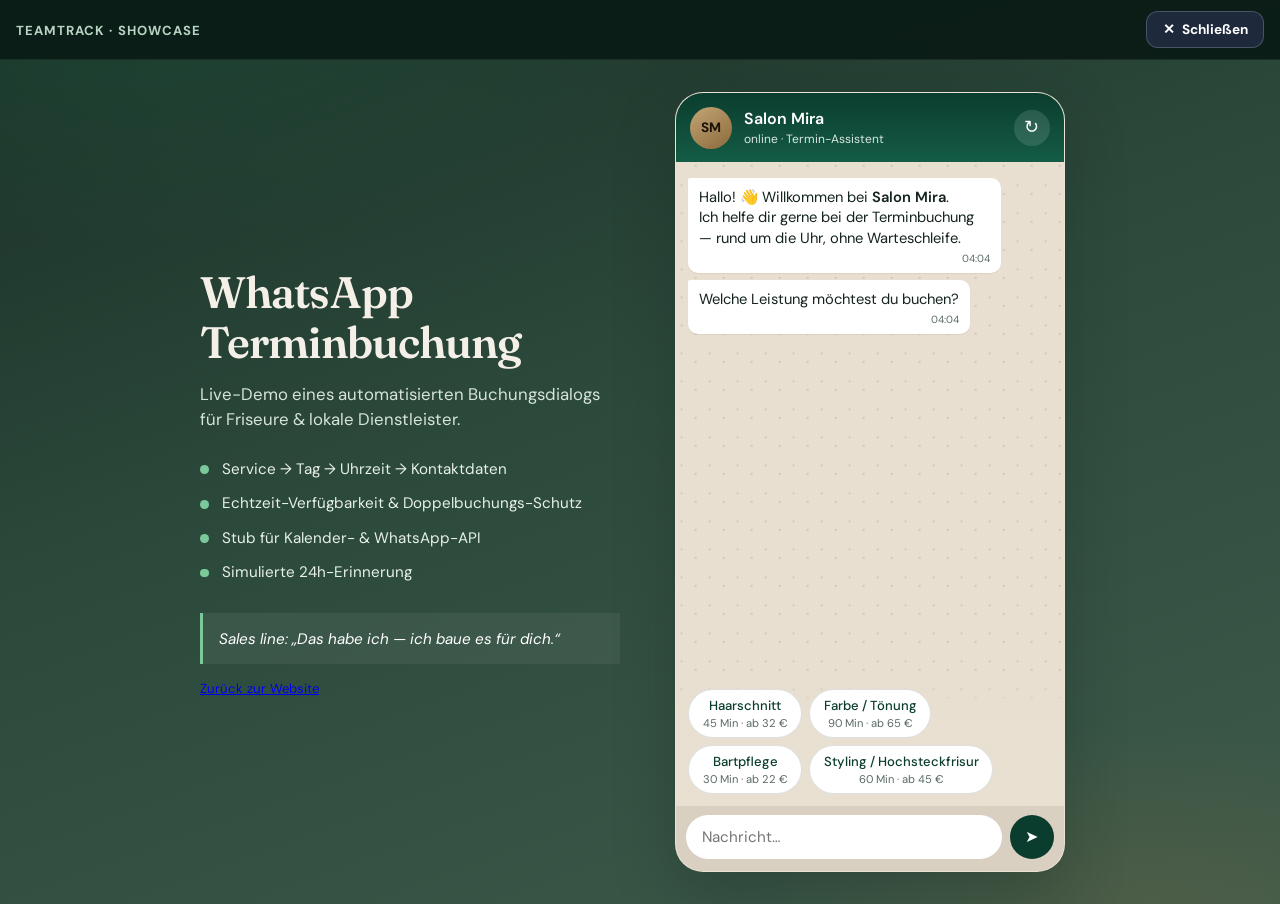
<file: demos/whatsapp-termin/index.html>
<!DOCTYPE html>
<html lang="tr">
<head>
  <meta charset="utf-8">
  <meta name="viewport" content="width=device-width, initial-scale=1, viewport-fit=cover">
  <meta name="theme-color" content="#0b3d2e">
  <title>WhatsApp Randevu Demo · Salon Mira</title>
  <link rel="preconnect" href="https://fonts.googleapis.com">
  <link rel="preconnect" href="https://fonts.gstatic.com" crossorigin>
  <link href="https://fonts.googleapis.com/css2?family=DM+Sans:ital,opsz,wght@0,9..40,400;0,9..40,500;0,9..40,600;0,9..40,700;1,9..40,400&family=Fraunces:opsz,wght@9..144,500;9..144,600&display=swap" rel="stylesheet">
  <link rel="stylesheet" href="assets/css/app.css">
</head>
<body>
  <header class="demo-topbar">
    <div class="demo-topbar-left">
      <a href="/" class="demo-brand" id="pitch-brand">TeamTrack · Showcase</a>
    </div>
    <a href="/" class="demo-close" id="btn-close">
      <span aria-hidden="true">✕</span>
      <span id="btn-close-label">Kapat</span>
    </a>
  </header>

  <div class="page">
    <aside class="pitch">
      <h1 id="pitch-title">WhatsApp Randevu</h1>
      <p class="pitch-lead" id="pitch-lead">Kuaför ve yerel işletmeler için otomatik randevu sohbetinin canlı demosu.</p>
      <ul class="pitch-points">
        <li id="pitch-1">Hizmet → Gün → Saat → İletişim</li>
        <li id="pitch-2">Canlı müsaitlik &amp; çift rezervasyon koruması</li>
        <li id="pitch-3">Takvim &amp; WhatsApp API için hazır iskelet</li>
        <li id="pitch-4">Simüle 24 saat hatırlatma</li>
      </ul>
      <p class="pitch-cta"><em id="pitch-cta">Satış cümlesi: „Bende var — senin için kurarım.“</em></p>
      <p class="pitch-hint"><a href="/" id="btn-close-home">← Siteye geri dön</a></p>
    </aside>

    <main class="phone-shell" aria-label="WhatsApp Chat Demo">
      <div class="phone">
        <header class="chat-header">
          <div class="avatar" aria-hidden="true">SM</div>
          <div class="header-text">
            <strong id="salon-name">Salon Mira</strong>
            <span id="bot-status">çevrimiçi · Randevu Asistanı</span>
          </div>
          <button type="button" class="header-reset" id="btn-reset" title="Demoyu yeniden başlat">↻</button>
        </header>

        <div class="chat-body" id="chat-body" role="log" aria-live="polite"></div>

        <div class="quick-replies" id="quick-replies" hidden></div>

        <form class="composer" id="composer" hidden>
          <input type="text" id="composer-input" autocomplete="name" placeholder="Mesaj…" enterkeyhint="send">
          <button type="submit" aria-label="Gönder">➤</button>
        </form>
      </div>
    </main>
  </div>

  <script src="assets/js/salon.js"></script>
  <script src="assets/js/booking.js"></script>
  <script src="assets/js/app.js"></script>
</body>
</html>
</file>
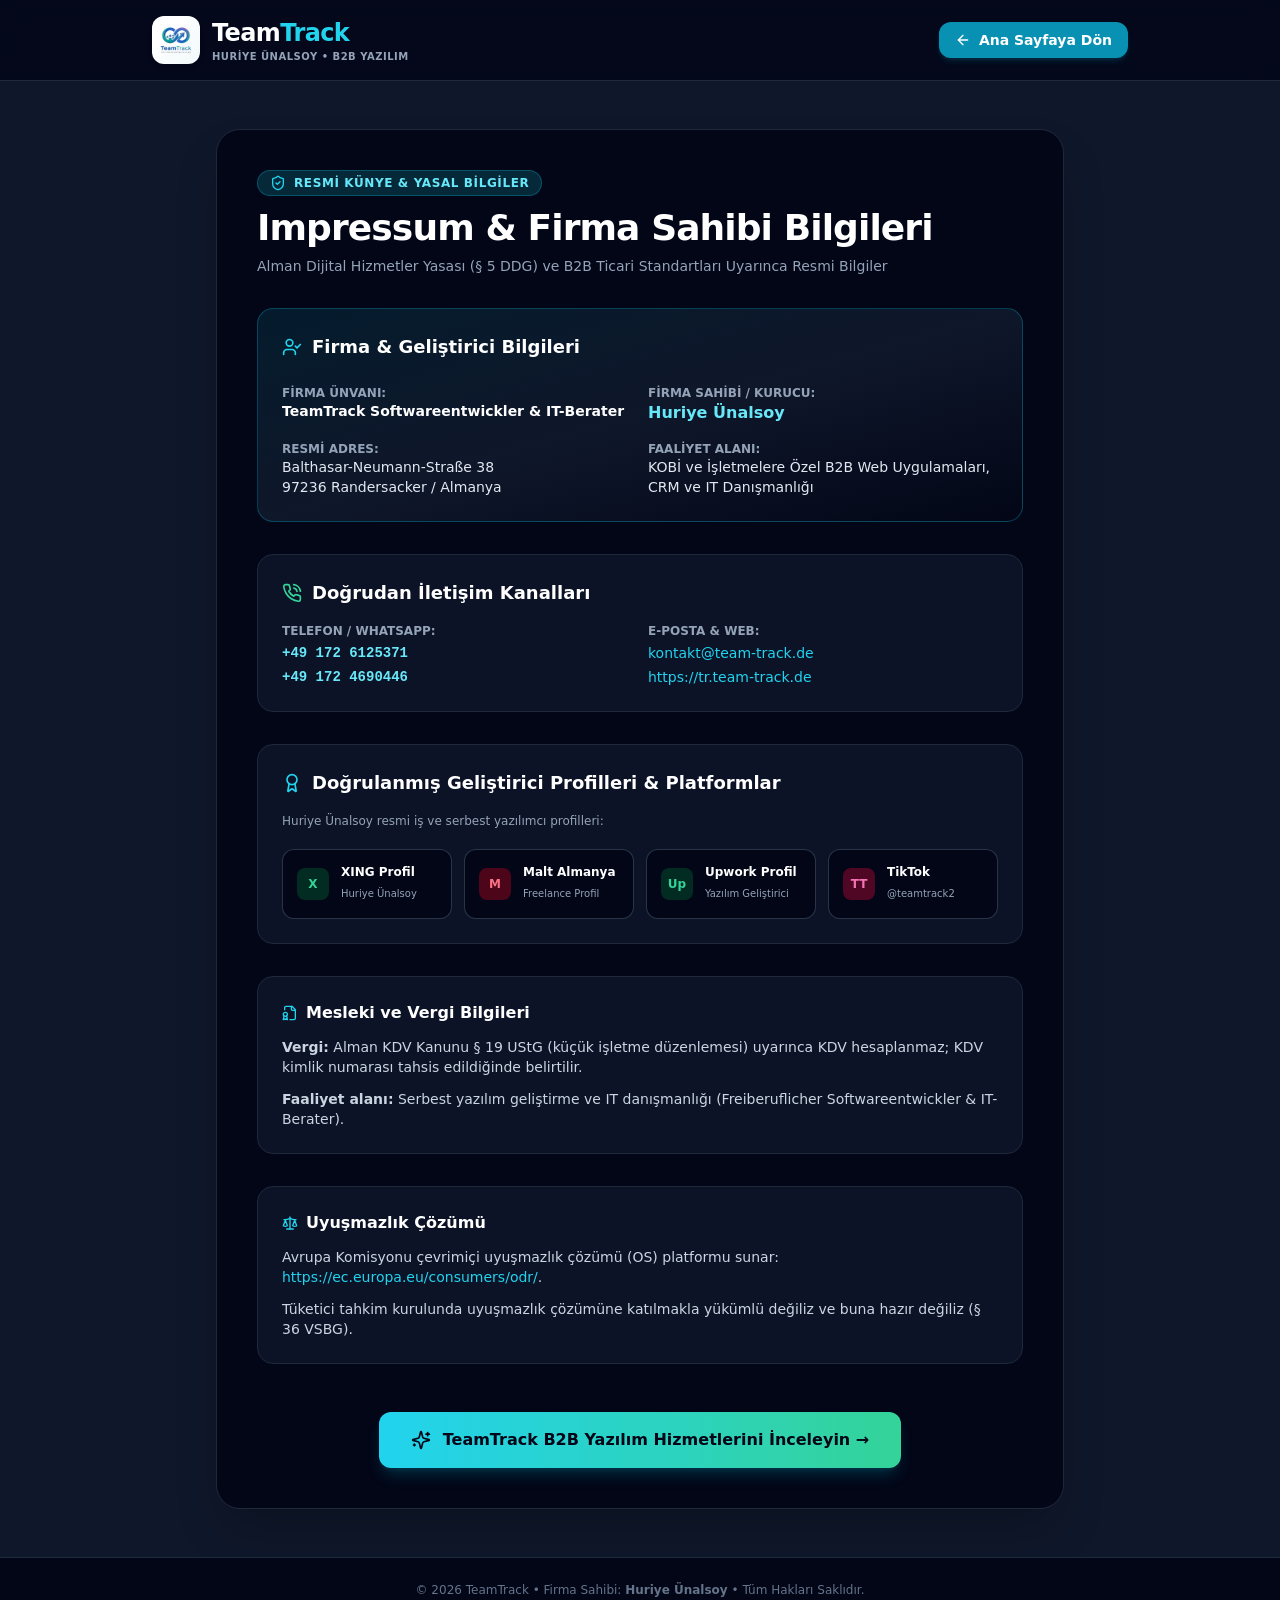
<file: impressum.html>
<!DOCTYPE html>
<html lang="tr" class="scroll-smooth">
<head>
  <meta charset="UTF-8">
  <meta name="viewport" content="width=device-width, initial-scale=1.0">
  <title>Impressum & Künye | Huriye Ünalsoy - TeamTrack B2B Yazılım</title>
  <meta name="description" content="TeamTrack B2B Yazılım & IT Danışmanlığı yasal künye, iletişim ve firma sahibi Huriye Ünalsoy resmi iletişim bilgileri.">
  <meta name="keywords" content="Huriye Ünalsoy, Huriye Ünalsoy TeamTrack, TeamTrack Impressum, TeamTrack İletişim, TeamTrack Yazılım">
  <meta name="author" content="Huriye Ünalsoy">
  <meta name="robots" content="index, follow">
  <link rel="canonical" href="https://tr.team-track.de/impressum.html">

  <!-- Open Graph -->
  <meta property="og:type" content="website">
  <meta property="og:site_name" content="TeamTrack">
  <meta property="og:url" content="https://tr.team-track.de/impressum.html">
  <meta property="og:title" content="Impressum & Künye | Huriye Ünalsoy - TeamTrack">
  <meta property="og:description" content="TeamTrack B2B Yazılım ve IT Danışmanlığı yasal iletişim bilgileri ve kurucusu Huriye Ünalsoy.">
  <meta property="og:image" content="https://tr.team-track.de/assets/teamtrack_banner.jpg">

  <!-- Schema.org Person & LocalBusiness -->
  <script type="application/ld+json">
  {
    "@context": "https://schema.org",
    "@type": "Person",
    "name": "Huriye Ünalsoy",
    "jobTitle": "Firma Sahibi & B2B Yazılım Geliştirici",
    "worksFor": {
      "@type": "Organization",
      "name": "TeamTrack Softwareentwickler & IT-Berater",
      "url": "https://tr.team-track.de/"
    },
    "url": "https://tr.team-track.de/impressum.html",
    "telephone": "+491726125371",
    "email": "kontakt@team-track.de",
    "address": {
      "@type": "PostalAddress",
      "streetAddress": "Balthasar-Neumann-Straße 38",
      "addressLocality": "Randersacker",
      "postalCode": "97236",
      "addressCountry": "DE"
    },
    "sameAs": [
      "https://www.xing.com/profile/Huriye_Uenalsoy",
      "https://www.malt.de/profile/huriyeunalsoy",
      "https://www.upwork.com/freelancers/~011eadd590b54a9788",
      "https://github.com/teamtrack1019",
      "https://www.tiktok.com/@teamtrack2"
    ]
  }
  </script>

  <link rel="icon" type="image/x-icon" href="/favicon.ico">
  <link rel="icon" type="image/png" sizes="192x192" href="/assets/favicon-192x192.png">
  <link rel="stylesheet" href="/assets/fonts/inter.css?v=7.2">
  <script src="/assets/vendor/tailwindcss.js?v=7.2"></script>
  <script src="/assets/vendor/lucide.min.js?v=7.2"></script>
  <link rel="stylesheet" href="/styles.css?v=7.2">
</head>
<body class="bg-slate-900 text-slate-100 font-sans antialiased min-h-screen flex flex-col justify-between selection:bg-cyan-500 selection:text-white">

  <!-- HEADER -->
  <header class="border-b border-slate-800 bg-slate-950/80 backdrop-blur-md sticky top-0 z-50">
    <div class="max-w-5xl mx-auto px-4 sm:px-6 py-4 flex items-center justify-between">
      <a href="/" class="flex items-center gap-3 group">
        <img src="/assets/teamtrack_logo_v2_1788330726427.jpg" alt="TeamTrack Logo" class="h-10 w-10 sm:h-12 sm:w-12 object-contain rounded-xl shadow-md group-hover:scale-105 transition">
        <div>
          <span class="text-xl sm:text-2xl font-black tracking-tight text-white flex items-center">
            <span>Team</span><span class="text-cyan-400">Track</span>
          </span>
          <p class="text-[10px] text-slate-400 font-bold uppercase tracking-wider">Huriye Ünalsoy • B2B Yazılım</p>
        </div>
      </a>
      <a href="/" class="inline-flex items-center gap-2 px-4 py-2 rounded-xl bg-cyan-600 hover:bg-cyan-500 text-white font-bold text-xs sm:text-sm transition shadow-md shadow-cyan-600/20">
        <i data-lucide="arrow-left" class="w-4 h-4"></i>
        <span>Ana Sayfaya Dön</span>
      </a>
    </div>
  </header>

  <!-- MAIN CONTENT -->
  <main class="max-w-4xl mx-auto px-4 sm:px-6 py-12 flex-1 w-full">
    <div class="bg-slate-950 rounded-3xl p-6 sm:p-10 border border-slate-800 shadow-2xl space-y-8">
      
      <div>
        <div class="inline-flex items-center gap-2 px-3 py-1 rounded-full bg-cyan-950/80 border border-cyan-500/30 text-cyan-300 text-xs font-bold uppercase tracking-wider mb-3">
          <i data-lucide="shield-check" class="w-4 h-4 text-cyan-400"></i>
          Resmi Künye &amp; Yasal Bilgiler
        </div>
        <h1 class="text-2xl sm:text-4xl font-extrabold text-white tracking-tight">
          Impressum &amp; Firma Sahibi Bilgileri
        </h1>
        <p class="text-slate-400 text-sm mt-2">
          Alman Dijital Hizmetler Yasası (§ 5 DDG) ve B2B Ticari Standartları Uyarınca Resmi Bilgiler
        </p>
      </div>

      <!-- FIRMA SAHIBI BILGILERI KARTI -->
      <div class="p-6 bg-gradient-to-br from-cyan-950/50 via-slate-900 to-slate-950 border border-cyan-500/30 rounded-2xl space-y-4">
        <h2 class="text-lg font-bold text-white flex items-center gap-2.5">
          <i data-lucide="user-check" class="w-5 h-5 text-cyan-400"></i>
          Firma &amp; Geliştirici Bilgileri
        </h2>
        
        <div class="grid grid-cols-1 sm:grid-cols-2 gap-4 pt-2 text-sm">
          <div>
            <span class="text-slate-400 text-xs uppercase font-bold block">Firma Ünvanı:</span>
            <span class="text-white font-semibold">TeamTrack Softwareentwickler &amp; IT-Berater</span>
          </div>
          <div>
            <span class="text-slate-400 text-xs uppercase font-bold block">Firma Sahibi / Kurucu:</span>
            <span class="text-cyan-300 font-extrabold text-base">Huriye Ünalsoy</span>
          </div>
          <div>
            <span class="text-slate-400 text-xs uppercase font-bold block">Resmi Adres:</span>
            <span class="text-slate-200">Balthasar-Neumann-Straße 38<br>97236 Randersacker / Almanya</span>
          </div>
          <div>
            <span class="text-slate-400 text-xs uppercase font-bold block">Faaliyet Alanı:</span>
            <span class="text-slate-200">KOBİ ve İşletmelere Özel B2B Web Uygulamaları, CRM ve IT Danışmanlığı</span>
          </div>
        </div>
      </div>

      <!-- ILETISIM KARTI -->
      <div class="p-6 bg-slate-900/80 border border-slate-800 rounded-2xl space-y-4">
        <h2 class="text-lg font-bold text-white flex items-center gap-2.5">
          <i data-lucide="phone-call" class="w-5 h-5 text-emerald-400"></i>
          Doğrudan İletişim Kanalları
        </h2>

        <div class="grid grid-cols-1 sm:grid-cols-2 gap-4 text-sm">
          <div class="space-y-1">
            <span class="text-slate-400 text-xs uppercase font-bold block">Telefon / WhatsApp:</span>
            <p class="font-mono text-cyan-300 font-bold">+49 172 6125371</p>
            <p class="font-mono text-cyan-300 font-bold">+49 172 4690446</p>
          </div>
          <div class="space-y-1">
            <span class="text-slate-400 text-xs uppercase font-bold block">E-Posta &amp; Web:</span>
            <p><a href="mailto:kontakt@team-track.de" class="text-cyan-400 hover:underline">kontakt@team-track.de</a></p>
            <p><a href="https://tr.team-track.de" class="text-cyan-400 hover:underline">https://tr.team-track.de</a></p>
          </div>
        </div>
      </div>

      <!-- DOĞRULANMIŞ PROFİLLER & PLATFORMLAR -->
      <div class="p-6 bg-slate-900/80 border border-slate-800 rounded-2xl space-y-4">
        <h2 class="text-lg font-bold text-white flex items-center gap-2.5">
          <i data-lucide="award" class="w-5 h-5 text-cyan-400"></i>
          Doğrulanmış Geliştirici Profilleri &amp; Platformlar
        </h2>
        <p class="text-xs text-slate-400">
          Huriye Ünalsoy resmi iş ve serbest yazılımcı profilleri:
        </p>
        <div class="grid grid-cols-1 sm:grid-cols-2 lg:grid-cols-4 gap-3 pt-1">
          <a href="https://www.xing.com/profile/Huriye_Uenalsoy" target="_blank" rel="noopener noreferrer" class="p-3.5 rounded-xl bg-slate-950 border border-slate-700/80 hover:border-cyan-400 hover:bg-slate-900 transition flex items-center gap-3 group">
            <div class="w-8 h-8 rounded-lg bg-emerald-950 text-emerald-400 flex items-center justify-center font-bold text-xs">
              X
            </div>
            <div>
              <span class="text-xs font-bold text-white group-hover:text-cyan-300 block">XING Profil</span>
              <span class="text-[10px] text-slate-400">Huriye Ünalsoy</span>
            </div>
          </a>

          <a href="https://www.malt.de/profile/huriyeunalsoy" target="_blank" rel="noopener noreferrer" class="p-3.5 rounded-xl bg-slate-950 border border-slate-700/80 hover:border-cyan-400 hover:bg-slate-900 transition flex items-center gap-3 group">
            <div class="w-8 h-8 rounded-lg bg-rose-950 text-rose-400 flex items-center justify-center font-bold text-xs">
              M
            </div>
            <div>
              <span class="text-xs font-bold text-white group-hover:text-cyan-300 block">Malt Almanya</span>
              <span class="text-[10px] text-slate-400">Freelance Profil</span>
            </div>
          </a>

          <a href="https://www.upwork.com/freelancers/~011eadd590b54a9788" target="_blank" rel="noopener noreferrer" class="p-3.5 rounded-xl bg-slate-950 border border-slate-700/80 hover:border-cyan-400 hover:bg-slate-900 transition flex items-center gap-3 group">
            <div class="w-8 h-8 rounded-lg bg-emerald-950 text-emerald-400 flex items-center justify-center font-bold text-xs">
              Up
            </div>
            <div>
              <span class="text-xs font-bold text-white group-hover:text-cyan-300 block">Upwork Profil</span>
              <span class="text-[10px] text-slate-400">Yazılım Geliştirici</span>
            </div>
          </a>

          <a href="https://www.tiktok.com/@teamtrack2" target="_blank" rel="noopener noreferrer" class="p-3.5 rounded-xl bg-slate-950 border border-slate-700/80 hover:border-cyan-400 hover:bg-slate-900 transition flex items-center gap-3 group">
            <div class="w-8 h-8 rounded-lg bg-pink-950 text-pink-400 flex items-center justify-center font-bold text-xs">
              TT
            </div>
            <div>
              <span class="text-xs font-bold text-white group-hover:text-cyan-300 block">TikTok</span>
              <span class="text-[10px] text-slate-400">@teamtrack2</span>
            </div>
          </a>
        </div>
      </div>

      <!-- MESLEKI BILGILER -->
      <div class="p-6 bg-slate-900/80 border border-slate-800 rounded-2xl space-y-3 text-xs sm:text-sm text-slate-300 leading-relaxed">
        <h2 class="text-base font-bold text-white flex items-center gap-2">
          <i data-lucide="file-badge" class="w-4 h-4 text-cyan-400"></i>
          Mesleki ve Vergi Bilgileri
        </h2>
        <p><strong>Vergi:</strong> Alman KDV Kanunu § 19 UStG (küçük işletme düzenlemesi) uyarınca KDV hesaplanmaz; KDV kimlik numarası tahsis edildiğinde belirtilir.</p>
        <p><strong>Faaliyet alanı:</strong> Serbest yazılım geliştirme ve IT danışmanlığı (Freiberuflicher Softwareentwickler &amp; IT-Berater).</p>
      </div>

      <!-- UYUŞMAZLIK ÇÖZÜMÜ -->
      <div class="p-6 bg-slate-900/80 border border-slate-800 rounded-2xl space-y-3 text-xs sm:text-sm text-slate-300 leading-relaxed">
        <h2 class="text-base font-bold text-white flex items-center gap-2">
          <i data-lucide="scale" class="w-4 h-4 text-cyan-400"></i>
          Uyuşmazlık Çözümü
        </h2>
        <p>Avrupa Komisyonu çevrimiçi uyuşmazlık çözümü (OS) platformu sunar: <a href="https://ec.europa.eu/consumers/odr/" target="_blank" rel="noopener noreferrer" class="text-cyan-400 hover:underline">https://ec.europa.eu/consumers/odr/</a>.</p>
        <p>Tüketici tahkim kurulunda uyuşmazlık çözümüne katılmakla yükümlü değiliz ve buna hazır değiliz (§ 36 VSBG).</p>
      </div>

      <!-- CTA BUTTON -->
      <div class="text-center pt-4">
        <a href="/" class="inline-flex items-center justify-center gap-3 px-8 py-4 rounded-xl font-extrabold text-sm sm:text-base text-slate-950 bg-gradient-to-r from-cyan-400 to-emerald-400 hover:from-cyan-300 hover:to-emerald-300 transition shadow-lg shadow-cyan-500/20">
          <i data-lucide="sparkles" class="w-5 h-5 text-slate-950"></i>
          <span>TeamTrack B2B Yazılım Hizmetlerini İnceleyin &rarr;</span>
        </a>
      </div>

    </div>
  </main>

  <!-- FOOTER -->
  <footer class="border-t border-slate-800 bg-slate-950 py-6 text-center text-xs text-slate-500">
    <p>© 2026 TeamTrack • Firma Sahibi: <strong>Huriye Ünalsoy</strong> • Tüm Hakları Saklıdır.</p>
  </footer>

  <script>
    if (window.lucide) { lucide.createIcons(); }
  </script>
</body>
</html>
</file>
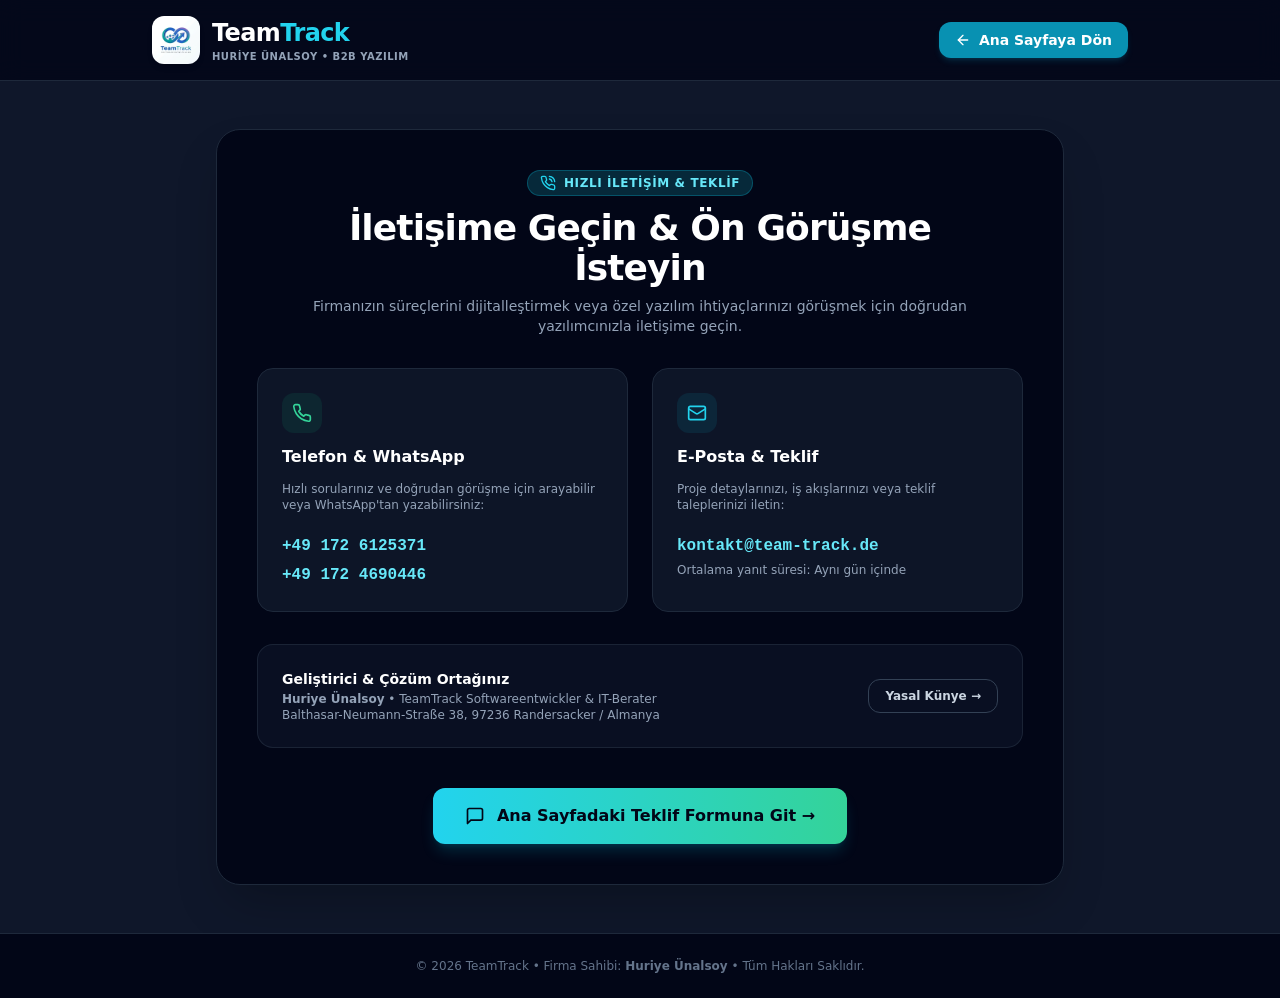
<file: kontakt.html>
﻿<!DOCTYPE html>
<html lang="tr" class="scroll-smooth">
<head>
  <meta charset="UTF-8">
  <meta name="viewport" content="width=device-width, initial-scale=1.0">
  <title>İletişim &amp; Ön Görüşme | Huriye Ünalsoy - TeamTrack</title>
  <meta name="description" content="TeamTrack B2B Yazılım ve IT Danışmanlığı doğrudan iletişim bilgileri. Huriye Ünalsoy ile hemen ücretsiz tanışma ve ön görüşme planlayın.">
  <meta name="keywords" content="TeamTrack İletişim, Huriye Ünalsoy İletişim, TeamTrack Telefon, B2B Yazılım Teklifi">
  <meta name="author" content="Huriye Ünalsoy">
  <meta name="robots" content="index, follow">
  <link rel="canonical" href="https://tr.team-track.de/kontakt.html">

  <link rel="icon" type="image/x-icon" href="/favicon.ico">
  <link rel="icon" type="image/png" sizes="192x192" href="/assets/favicon-192x192.png">
  <link rel="stylesheet" href="/assets/fonts/inter.css?v=7.2">
  <script src="/assets/vendor/tailwindcss.js?v=7.2"></script>
  <script src="/assets/vendor/lucide.min.js?v=7.2"></script>
  <link rel="stylesheet" href="/styles.css?v=7.2">
</head>
<body class="bg-slate-900 text-slate-100 font-sans antialiased min-h-screen flex flex-col justify-between selection:bg-cyan-500 selection:text-white">

  <!-- HEADER -->
  <header class="border-b border-slate-800 bg-slate-950/80 backdrop-blur-md sticky top-0 z-50">
    <div class="max-w-5xl mx-auto px-4 sm:px-6 py-4 flex items-center justify-between">
      <a href="/" class="flex items-center gap-3 group">
        <img src="/assets/teamtrack_logo_v2_1788330726427.jpg" alt="TeamTrack Logo" class="h-10 w-10 sm:h-12 sm:w-12 object-contain rounded-xl shadow-md group-hover:scale-105 transition">
        <div>
          <span class="text-xl sm:text-2xl font-black tracking-tight text-white flex items-center">
            <span>Team</span><span class="text-cyan-400">Track</span>
          </span>
          <p class="text-[10px] text-slate-400 font-bold uppercase tracking-wider">Huriye Ünalsoy • B2B Yazılım</p>
        </div>
      </a>
      <a href="/" class="inline-flex items-center gap-2 px-4 py-2 rounded-xl bg-cyan-600 hover:bg-cyan-500 text-white font-bold text-xs sm:text-sm transition shadow-md shadow-cyan-600/20">
        <i data-lucide="arrow-left" class="w-4 h-4"></i>
        <span>Ana Sayfaya Dön</span>
      </a>
    </div>
  </header>

  <!-- MAIN CONTENT -->
  <main class="max-w-4xl mx-auto px-4 sm:px-6 py-12 flex-1 w-full">
    <div class="bg-slate-950 rounded-3xl p-6 sm:p-10 border border-slate-800 shadow-2xl space-y-8">
      
      <div class="text-center max-w-2xl mx-auto">
        <div class="inline-flex items-center gap-2 px-3 py-1 rounded-full bg-cyan-950/80 border border-cyan-500/30 text-cyan-300 text-xs font-bold uppercase tracking-wider mb-3">
          <i data-lucide="phone-call" class="w-4 h-4 text-cyan-400"></i>
          Hızlı İletişim &amp; Teklif
        </div>
        <h1 class="text-2xl sm:text-4xl font-extrabold text-white tracking-tight">
          İletişime Geçin &amp; Ön Görüşme İsteyin
        </h1>
        <p class="text-slate-400 text-sm mt-2">
          Firmanızın süreçlerini dijitalleştirmek veya özel yazılım ihtiyaçlarınızı görüşmek için doğrudan yazılımcınızla iletişime geçin.
        </p>
      </div>

      <!-- ILETISIM KANALLARI KARTLARI -->
      <div class="grid grid-cols-1 sm:grid-cols-2 gap-6">
        
        <div class="p-6 bg-slate-900/90 border border-slate-800 rounded-2xl space-y-3">
          <div class="w-10 h-10 rounded-xl bg-emerald-500/10 text-emerald-400 flex items-center justify-center font-bold">
            <i data-lucide="phone" class="w-5 h-5"></i>
          </div>
          <h3 class="font-bold text-white text-base">Telefon &amp; WhatsApp</h3>
          <p class="text-xs text-slate-400">Hızlı sorularınız ve doğrudan görüşme için arayabilir veya WhatsApp'tan yazabilirsiniz:</p>
          <div class="pt-2 space-y-1">
            <p><a href="tel:+491726125371" class="font-mono text-cyan-300 font-bold hover:underline">+49 172 6125371</a></p>
            <p><a href="tel:+491724690446" class="font-mono text-cyan-300 font-bold hover:underline">+49 172 4690446</a></p>
          </div>
        </div>

        <div class="p-6 bg-slate-900/90 border border-slate-800 rounded-2xl space-y-3">
          <div class="w-10 h-10 rounded-xl bg-cyan-500/10 text-cyan-400 flex items-center justify-center font-bold">
            <i data-lucide="mail" class="w-5 h-5"></i>
          </div>
          <h3 class="font-bold text-white text-base">E-Posta &amp; Teklif</h3>
          <p class="text-xs text-slate-400">Proje detaylarınızı, iş akışlarınızı veya teklif taleplerinizi iletin:</p>
          <div class="pt-2">
            <p><a href="mailto:kontakt@team-track.de" class="font-mono text-cyan-300 font-bold hover:underline">kontakt@team-track.de</a></p>
            <p class="text-xs text-slate-400 mt-1">Ortalama yanıt süresi: Aynı gün içinde</p>
          </div>
        </div>

      </div>

      <!-- FIRMA SAHIBI DETAY -->
      <div class="p-6 bg-slate-900/60 border border-slate-800/80 rounded-2xl flex flex-col sm:flex-row items-center justify-between gap-4">
        <div>
          <h4 class="font-bold text-white text-sm">Geliştirici &amp; Çözüm Ortağınız</h4>
          <p class="text-xs text-slate-400 mt-0.5"><strong>Huriye Ünalsoy</strong> • TeamTrack Softwareentwickler &amp; IT-Berater</p>
          <p class="text-xs text-slate-400">Balthasar-Neumann-Straße 38, 97236 Randersacker / Almanya</p>
        </div>
        <a href="/impressum.html" class="px-4 py-2 rounded-xl border border-slate-700 hover:border-slate-500 text-xs font-bold text-slate-300 hover:text-white transition whitespace-nowrap">
          Yasal Künye &rarr;
        </a>
      </div>

      <!-- CTA BUTTON -->
      <div class="text-center pt-2">
        <a href="/#kontakt" class="inline-flex items-center justify-center gap-3 px-8 py-4 rounded-xl font-extrabold text-sm sm:text-base text-slate-950 bg-gradient-to-r from-cyan-400 to-emerald-400 hover:from-cyan-300 hover:to-emerald-300 transition shadow-lg shadow-cyan-500/20">
          <i data-lucide="message-square" class="w-5 h-5 text-slate-950"></i>
          <span>Ana Sayfadaki Teklif Formuna Git &rarr;</span>
        </a>
      </div>

    </div>
  </main>

  <!-- FOOTER -->
  <footer class="border-t border-slate-800 bg-slate-950 py-6 text-center text-xs text-slate-500">
    <p>© 2026 TeamTrack • Firma Sahibi: <strong>Huriye Ünalsoy</strong> • Tüm Hakları Saklıdır.</p>
  </footer>

  <script>
    if (window.lucide) { lucide.createIcons(); }
  </script>
</body>
</html>
</file>
<file: assets/fonts/inter.css>
/* Self-hosted Inter (no Google Fonts request) */
@font-face {
  font-family: 'Inter';
  font-style: normal;
  font-weight: 300;
  font-display: swap;
  src: url('/assets/fonts/inter-300-latin-ext.woff2') format('woff2');
  unicode-range: U+0100-02BA, U+02BD-02C5, U+02C7-02CC, U+02CE-02D7, U+02DD-02FF, U+0304, U+0308, U+0329, U+1D00-1DBF, U+1E00-1E9F, U+1EF2-1EFF, U+2020, U+20A0-20AB, U+20AD-20C0, U+2113, U+2C60-2C7F, U+A720-A7FF;
}
@font-face {
  font-family: 'Inter';
  font-style: normal;
  font-weight: 300;
  font-display: swap;
  src: url('/assets/fonts/inter-300-latin.woff2') format('woff2');
  unicode-range: U+0000-00FF, U+0131, U+0152-0153, U+02BB-02BC, U+02C6, U+02DA, U+02DC, U+0304, U+0308, U+0329, U+2000-206F, U+20AC, U+2122, U+2191, U+2193, U+2212, U+2215, U+FEFF, U+FFFD;
}
@font-face {
  font-family: 'Inter';
  font-style: normal;
  font-weight: 400;
  font-display: swap;
  src: url('/assets/fonts/inter-400-latin-ext.woff2') format('woff2');
  unicode-range: U+0100-02BA, U+02BD-02C5, U+02C7-02CC, U+02CE-02D7, U+02DD-02FF, U+0304, U+0308, U+0329, U+1D00-1DBF, U+1E00-1E9F, U+1EF2-1EFF, U+2020, U+20A0-20AB, U+20AD-20C0, U+2113, U+2C60-2C7F, U+A720-A7FF;
}
@font-face {
  font-family: 'Inter';
  font-style: normal;
  font-weight: 400;
  font-display: swap;
  src: url('/assets/fonts/inter-400-latin.woff2') format('woff2');
  unicode-range: U+0000-00FF, U+0131, U+0152-0153, U+02BB-02BC, U+02C6, U+02DA, U+02DC, U+0304, U+0308, U+0329, U+2000-206F, U+20AC, U+2122, U+2191, U+2193, U+2212, U+2215, U+FEFF, U+FFFD;
}
@font-face {
  font-family: 'Inter';
  font-style: normal;
  font-weight: 500;
  font-display: swap;
  src: url('/assets/fonts/inter-500-latin-ext.woff2') format('woff2');
  unicode-range: U+0100-02BA, U+02BD-02C5, U+02C7-02CC, U+02CE-02D7, U+02DD-02FF, U+0304, U+0308, U+0329, U+1D00-1DBF, U+1E00-1E9F, U+1EF2-1EFF, U+2020, U+20A0-20AB, U+20AD-20C0, U+2113, U+2C60-2C7F, U+A720-A7FF;
}
@font-face {
  font-family: 'Inter';
  font-style: normal;
  font-weight: 500;
  font-display: swap;
  src: url('/assets/fonts/inter-500-latin.woff2') format('woff2');
  unicode-range: U+0000-00FF, U+0131, U+0152-0153, U+02BB-02BC, U+02C6, U+02DA, U+02DC, U+0304, U+0308, U+0329, U+2000-206F, U+20AC, U+2122, U+2191, U+2193, U+2212, U+2215, U+FEFF, U+FFFD;
}
@font-face {
  font-family: 'Inter';
  font-style: normal;
  font-weight: 600;
  font-display: swap;
  src: url('/assets/fonts/inter-600-latin-ext.woff2') format('woff2');
  unicode-range: U+0100-02BA, U+02BD-02C5, U+02C7-02CC, U+02CE-02D7, U+02DD-02FF, U+0304, U+0308, U+0329, U+1D00-1DBF, U+1E00-1E9F, U+1EF2-1EFF, U+2020, U+20A0-20AB, U+20AD-20C0, U+2113, U+2C60-2C7F, U+A720-A7FF;
}
@font-face {
  font-family: 'Inter';
  font-style: normal;
  font-weight: 600;
  font-display: swap;
  src: url('/assets/fonts/inter-600-latin.woff2') format('woff2');
  unicode-range: U+0000-00FF, U+0131, U+0152-0153, U+02BB-02BC, U+02C6, U+02DA, U+02DC, U+0304, U+0308, U+0329, U+2000-206F, U+20AC, U+2122, U+2191, U+2193, U+2212, U+2215, U+FEFF, U+FFFD;
}
@font-face {
  font-family: 'Inter';
  font-style: normal;
  font-weight: 700;
  font-display: swap;
  src: url('/assets/fonts/inter-700-latin-ext.woff2') format('woff2');
  unicode-range: U+0100-02BA, U+02BD-02C5, U+02C7-02CC, U+02CE-02D7, U+02DD-02FF, U+0304, U+0308, U+0329, U+1D00-1DBF, U+1E00-1E9F, U+1EF2-1EFF, U+2020, U+20A0-20AB, U+20AD-20C0, U+2113, U+2C60-2C7F, U+A720-A7FF;
}
@font-face {
  font-family: 'Inter';
  font-style: normal;
  font-weight: 700;
  font-display: swap;
  src: url('/assets/fonts/inter-700-latin.woff2') format('woff2');
  unicode-range: U+0000-00FF, U+0131, U+0152-0153, U+02BB-02BC, U+02C6, U+02DA, U+02DC, U+0304, U+0308, U+0329, U+2000-206F, U+20AC, U+2122, U+2191, U+2193, U+2212, U+2215, U+FEFF, U+FFFD;
}
@font-face {
  font-family: 'Inter';
  font-style: normal;
  font-weight: 800;
  font-display: swap;
  src: url('/assets/fonts/inter-800-latin-ext.woff2') format('woff2');
  unicode-range: U+0100-02BA, U+02BD-02C5, U+02C7-02CC, U+02CE-02D7, U+02DD-02FF, U+0304, U+0308, U+0329, U+1D00-1DBF, U+1E00-1E9F, U+1EF2-1EFF, U+2020, U+20A0-20AB, U+20AD-20C0, U+2113, U+2C60-2C7F, U+A720-A7FF;
}
@font-face {
  font-family: 'Inter';
  font-style: normal;
  font-weight: 800;
  font-display: swap;
  src: url('/assets/fonts/inter-800-latin.woff2') format('woff2');
  unicode-range: U+0000-00FF, U+0131, U+0152-0153, U+02BB-02BC, U+02C6, U+02DA, U+02DC, U+0304, U+0308, U+0329, U+2000-206F, U+20AC, U+2122, U+2191, U+2193, U+2212, U+2215, U+FEFF, U+FFFD;
}
@font-face {
  font-family: 'Inter';
  font-style: normal;
  font-weight: 900;
  font-display: swap;
  src: url('/assets/fonts/inter-900-latin-ext.woff2') format('woff2');
  unicode-range: U+0100-02BA, U+02BD-02C5, U+02C7-02CC, U+02CE-02D7, U+02DD-02FF, U+0304, U+0308, U+0329, U+1D00-1DBF, U+1E00-1E9F, U+1EF2-1EFF, U+2020, U+20A0-20AB, U+20AD-20C0, U+2113, U+2C60-2C7F, U+A720-A7FF;
}
@font-face {
  font-family: 'Inter';
  font-style: normal;
  font-weight: 900;
  font-display: swap;
  src: url('/assets/fonts/inter-900-latin.woff2') format('woff2');
  unicode-range: U+0000-00FF, U+0131, U+0152-0153, U+02BB-02BC, U+02C6, U+02DA, U+02DC, U+0304, U+0308, U+0329, U+2000-206F, U+20AC, U+2122, U+2191, U+2193, U+2212, U+2215, U+FEFF, U+FFFD;
}
</file>
<file: styles.css>
@layer utilities {
  .bg-grid-pattern {
    background-size: 40px 40px;
    background-image: 
      linear-gradient(to right, rgba(226, 232, 240, 0.6) 1px, transparent 1px),
      linear-gradient(to bottom, rgba(226, 232, 240, 0.6) 1px, transparent 1px);
  }
}

*, *::before, *::after {
  box-sizing: border-box;
}

html {
  font-family: 'Inter', sans-serif;
  scroll-behavior: smooth;
  scroll-padding-top: 85px;
  overflow-x: hidden !important;
  max-width: 100vw !important;
  width: 100% !important;
  position: relative;
  -webkit-text-size-adjust: 100%;
}

body {
  font-family: 'Inter', sans-serif;
  overflow-x: hidden !important;
  max-width: 100vw !important;
  width: 100% !important;
  position: relative;
  -webkit-text-size-adjust: 100%;
}

img, svg, video, canvas, audio, iframe, embed, object {
  max-width: 100%;
  height: auto;
}

/* Custom scrollbar */
::-webkit-scrollbar {
  width: 8px;
  height: 6px;
}
::-webkit-scrollbar-track {
  background: #f1f5f9;
}
::-webkit-scrollbar-thumb {
  background: #cbd5e1;
  border-radius: 4px;
}
::-webkit-scrollbar-thumb:hover {
  background: #94a3b8;
}

@keyframes showcaseFadeIn {
  from {
    opacity: 0.2;
    transform: translateY(8px);
  }
  to {
    opacity: 1;
    transform: translateY(0);
  }
}

/* Directional Module Slide Animations - Ultra Soft & Slower Pace */
@keyframes slideInRight {
  from {
    opacity: 0.15;
    transform: translateX(35px);
  }
  to {
    opacity: 1;
    transform: translateX(0);
  }
}

@keyframes slideInLeft {
  from {
    opacity: 0.15;
    transform: translateX(-35px);
  }
  to {
    opacity: 1;
    transform: translateX(0);
  }
}

@keyframes slideInBottom {
  from {
    opacity: 0.15;
    transform: translateY(35px);
  }
  to {
    opacity: 1;
    transform: translateY(0);
  }
}

@keyframes slideInTop {
  from {
    opacity: 0.15;
    transform: translateY(-35px);
  }
  to {
    opacity: 1;
    transform: translateY(0);
  }
}

.showcase-animated {
  animation: showcaseFadeIn 0.75s cubic-bezier(0.25, 1, 0.5, 1) forwards;
}

.showcase-slide-right {
  animation: slideInRight 1.15s cubic-bezier(0.25, 1, 0.5, 1) forwards;
}

.showcase-slide-left {
  animation: slideInLeft 1.15s cubic-bezier(0.25, 1, 0.5, 1) forwards;
}

.showcase-slide-bottom {
  animation: slideInBottom 1.15s cubic-bezier(0.25, 1, 0.5, 1) forwards;
}

.showcase-slide-top {
  animation: slideInTop 1.15s cubic-bezier(0.25, 1, 0.5, 1) forwards;
}

/* Layout shift prevention for Showcase */
#showcase-content {
  min-height: 520px;
  contain: layout;
}

@media (min-width: 768px) {
  #showcase-content {
    min-height: 580px;
  }
}
</file>
<file: demos/whatsapp-termin/assets/css/app.css>
:root {
  --ink: #14231c;
  --muted: #5a6b62;
  --paper: #f3efe6;
  --paper-deep: #e7e0d2;
  --wa-header: #0b3d2e;
  --wa-header-soft: #145c45;
  --wa-accent: #1f8a5b;
  --wa-outgoing: #d8f5c8;
  --wa-incoming: #ffffff;
  --wa-chat-bg: #e8dfd0;
  --wa-system: #fff8e7;
  --danger: #b42318;
  --shadow: 0 24px 60px rgba(20, 35, 28, 0.28);
  --radius-bubble: 10px;
  --font: "DM Sans", "Segoe UI", sans-serif;
  --display: "Fraunces", Georgia, serif;
}

*,
*::before,
*::after {
  box-sizing: border-box;
}

html,
body {
  margin: 0;
  min-height: 100%;
}

body {
  font-family: var(--font);
  color: var(--ink);
  background:
    radial-gradient(ellipse 80% 50% at 10% 0%, rgba(31, 138, 91, 0.18), transparent 55%),
    radial-gradient(ellipse 60% 40% at 90% 100%, rgba(180, 120, 60, 0.14), transparent 50%),
    linear-gradient(160deg, #1a2f26 0%, #2c4a3c 45%, #3d5a4a 100%);
  min-height: 100vh;
}

.demo-topbar {
  position: sticky;
  top: 0;
  z-index: 50;
  display: flex;
  align-items: center;
  justify-content: space-between;
  gap: 1rem;
  padding: 0.7rem 1rem;
  background: rgba(10, 28, 22, 0.95);
  border-bottom: 1px solid rgba(255, 255, 255, 0.08);
  backdrop-filter: blur(10px);
}

.demo-brand {
  color: #b8d4c4;
  text-decoration: none;
  font-size: 0.82rem;
  font-weight: 700;
  letter-spacing: 0.08em;
  text-transform: uppercase;
}

.demo-close {
  display: inline-flex;
  align-items: center;
  gap: 0.45rem;
  padding: 0.55rem 0.95rem;
  border-radius: 0.75rem;
  background: #1e293b;
  color: #fff;
  text-decoration: none;
  font-size: 0.85rem;
  font-weight: 700;
  border: 1px solid rgba(148, 163, 184, 0.35);
  transition: background 0.15s ease;
}

.demo-close:hover {
  background: #334155;
}

.page {
  display: grid;
  grid-template-columns: minmax(260px, 420px) minmax(320px, 420px);
  gap: 2.5rem;
  align-items: center;
  justify-content: center;
  min-height: calc(100vh - 3.5rem);
  padding: 2rem 1.25rem;
}

.pitch {
  color: #f4f0e8;
  max-width: 28rem;
}

.pitch-brand {
  margin: 0 0 0.75rem;
  font-size: 0.8rem;
  letter-spacing: 0.12em;
  text-transform: uppercase;
  color: #b8d4c4;
}

.pitch h1 {
  margin: 0 0 0.85rem;
  font-family: var(--display);
  font-weight: 600;
  font-size: clamp(2rem, 4vw, 2.75rem);
  line-height: 1.15;
  letter-spacing: -0.02em;
}

.pitch-lead {
  margin: 0 0 1.25rem;
  font-size: 1.05rem;
  line-height: 1.5;
  color: #d7e4db;
}

.pitch-points {
  margin: 0 0 1.5rem;
  padding: 0;
  list-style: none;
}

.pitch-points li {
  position: relative;
  padding: 0.45rem 0 0.45rem 1.35rem;
  color: #e8f0ea;
  font-size: 0.95rem;
}

.pitch-points li::before {
  content: "";
  position: absolute;
  left: 0;
  top: 0.85rem;
  width: 0.55rem;
  height: 0.55rem;
  border-radius: 50%;
  background: #7bc99a;
}

.pitch-cta {
  margin: 0 0 1rem;
  padding: 0.9rem 1rem;
  border-left: 3px solid #7bc99a;
  background: rgba(255, 255, 255, 0.06);
  font-size: 0.95rem;
  line-height: 1.45;
}

.pitch-cta em {
  font-style: italic;
  color: #fff;
}

.pitch-hint {
  margin: 0;
  font-size: 0.82rem;
  color: #a8bfb2;
}

.pitch-hint code {
  font-family: ui-monospace, SFMono-Regular, Menlo, Consolas, monospace;
  font-size: 0.8rem;
  color: #d5ebe0;
}

.phone-shell {
  display: flex;
  justify-content: center;
}

.phone {
  width: 100%;
  max-width: 390px;
  height: min(780px, calc(100vh - 3rem));
  display: flex;
  flex-direction: column;
  background: var(--wa-chat-bg);
  border-radius: 28px;
  overflow: hidden;
  box-shadow: var(--shadow);
  border: 1px solid rgba(255, 255, 255, 0.12);
  position: relative;
}

.phone::before {
  content: "";
  position: absolute;
  inset: 0;
  pointer-events: none;
  opacity: 0.07;
  background-image:
    radial-gradient(circle at 20% 30%, #000 1px, transparent 1.5px),
    radial-gradient(circle at 70% 60%, #000 1px, transparent 1.5px);
  background-size: 28px 28px;
  z-index: 0;
}

.chat-header {
  position: relative;
  z-index: 2;
  display: flex;
  align-items: center;
  gap: 0.75rem;
  padding: 0.85rem 0.9rem;
  background: linear-gradient(180deg, var(--wa-header), var(--wa-header-soft));
  color: #fff;
}

.avatar {
  width: 42px;
  height: 42px;
  border-radius: 50%;
  display: grid;
  place-items: center;
  font-weight: 700;
  font-size: 0.85rem;
  background: linear-gradient(145deg, #c4a574, #8b6a3d);
  color: #1a1208;
  flex-shrink: 0;
}

.header-text {
  flex: 1;
  min-width: 0;
  display: flex;
  flex-direction: column;
  gap: 0.1rem;
}

.header-text strong {
  font-size: 1rem;
  font-weight: 600;
  white-space: nowrap;
  overflow: hidden;
  text-overflow: ellipsis;
}

.header-text span {
  font-size: 0.75rem;
  opacity: 0.85;
}

.header-reset {
  border: 0;
  background: rgba(255, 255, 255, 0.12);
  color: #fff;
  width: 36px;
  height: 36px;
  border-radius: 50%;
  cursor: pointer;
  font-size: 1.1rem;
  line-height: 1;
  transition: background 0.2s ease, transform 0.2s ease;
}

.header-reset:hover {
  background: rgba(255, 255, 255, 0.22);
  transform: rotate(-20deg);
}

.chat-body {
  position: relative;
  z-index: 1;
  flex: 1;
  overflow-y: auto;
  padding: 1rem 0.75rem 0.5rem;
  display: flex;
  flex-direction: column;
  gap: 0.45rem;
  scroll-behavior: smooth;
}

.msg {
  max-width: 86%;
  padding: 0.55rem 0.7rem 0.4rem;
  border-radius: var(--radius-bubble);
  font-size: 0.92rem;
  line-height: 1.4;
  box-shadow: 0 1px 1px rgba(0, 0, 0, 0.06);
  animation: rise 0.28s ease both;
  white-space: pre-wrap;
  word-break: break-word;
}

@keyframes rise {
  from {
    opacity: 0;
    transform: translateY(8px) scale(0.98);
  }
  to {
    opacity: 1;
    transform: none;
  }
}

.msg.bot {
  align-self: flex-start;
  background: var(--wa-incoming);
  border-top-left-radius: 2px;
  color: var(--ink);
}

.msg.user {
  align-self: flex-end;
  background: var(--wa-outgoing);
  border-top-right-radius: 2px;
  color: var(--ink);
}

.msg.system {
  align-self: center;
  max-width: 92%;
  background: var(--wa-system);
  color: #5c4a22;
  font-size: 0.8rem;
  text-align: center;
  border-radius: 8px;
  box-shadow: none;
  padding: 0.45rem 0.65rem;
}

.msg .meta {
  display: block;
  text-align: right;
  font-size: 0.65rem;
  color: var(--muted);
  margin-top: 0.2rem;
}

.msg.user .meta {
  color: #4a6b52;
}

.msg strong {
  font-weight: 600;
}

.typing {
  align-self: flex-start;
  display: inline-flex;
  gap: 4px;
  padding: 0.7rem 0.9rem;
  background: var(--wa-incoming);
  border-radius: var(--radius-bubble);
  border-top-left-radius: 2px;
  box-shadow: 0 1px 1px rgba(0, 0, 0, 0.06);
}

.typing span {
  width: 6px;
  height: 6px;
  border-radius: 50%;
  background: #8aa094;
  animation: bounce 1.1s infinite ease-in-out;
}

.typing span:nth-child(2) { animation-delay: 0.15s; }
.typing span:nth-child(3) { animation-delay: 0.3s; }

@keyframes bounce {
  0%, 80%, 100% { transform: translateY(0); opacity: 0.5; }
  40% { transform: translateY(-4px); opacity: 1; }
}

.quick-replies {
  position: relative;
  z-index: 2;
  display: flex;
  flex-wrap: wrap;
  gap: 0.45rem;
  padding: 0.55rem 0.75rem 0.75rem;
  background: linear-gradient(180deg, transparent, rgba(232, 223, 208, 0.95) 30%);
}

.chip {
  border: 1px solid rgba(20, 35, 28, 0.14);
  background: #fff;
  color: var(--wa-header);
  border-radius: 999px;
  padding: 0.45rem 0.85rem;
  font: inherit;
  font-size: 0.82rem;
  font-weight: 500;
  cursor: pointer;
  transition: background 0.15s ease, transform 0.15s ease, border-color 0.15s ease;
  animation: rise 0.3s ease both;
}

.chip:hover {
  background: #f0faf4;
  border-color: var(--wa-accent);
  transform: translateY(-1px);
}

.chip:active {
  transform: translateY(0);
}

.chip .chip-sub {
  display: block;
  font-size: 0.7rem;
  font-weight: 400;
  color: var(--muted);
  margin-top: 0.1rem;
}

.composer {
  position: relative;
  z-index: 2;
  display: flex;
  gap: 0.45rem;
  padding: 0.55rem 0.65rem 0.75rem;
  background: #d9d0c2;
}

.composer input {
  flex: 1;
  border: 0;
  border-radius: 22px;
  padding: 0.7rem 1rem;
  font: inherit;
  font-size: 0.95rem;
  background: #fff;
  color: var(--ink);
  outline: none;
}

.composer input:focus {
  box-shadow: 0 0 0 2px rgba(31, 138, 91, 0.35);
}

.composer button {
  width: 44px;
  height: 44px;
  border: 0;
  border-radius: 50%;
  background: var(--wa-header);
  color: #fff;
  font-size: 1rem;
  cursor: pointer;
  transition: background 0.15s ease, transform 0.15s ease;
}

.composer button:hover {
  background: var(--wa-accent);
  transform: scale(1.04);
}

.composer button:disabled {
  opacity: 0.5;
  cursor: not-allowed;
  transform: none;
}

@media (max-width: 880px) {
  .page {
    grid-template-columns: 1fr;
    gap: 1.25rem;
    padding: 1rem;
    align-items: stretch;
  }

  .pitch {
    max-width: none;
    text-align: left;
  }

  .pitch h1 {
    font-size: 1.75rem;
  }

  .pitch-points {
    display: none;
  }

  .pitch-cta {
    display: none;
  }

  .phone {
    max-width: none;
    height: min(720px, calc(100vh - 9rem));
    border-radius: 20px;
  }
}

@media (max-width: 480px) {
  body {
    background: #1a2f26;
  }

  .page {
    padding: 0;
    min-height: 100dvh;
  }

  .pitch {
    display: none;
  }

  .phone {
    height: 100dvh;
    max-width: none;
    border-radius: 0;
    border: 0;
  }
}
</file>
